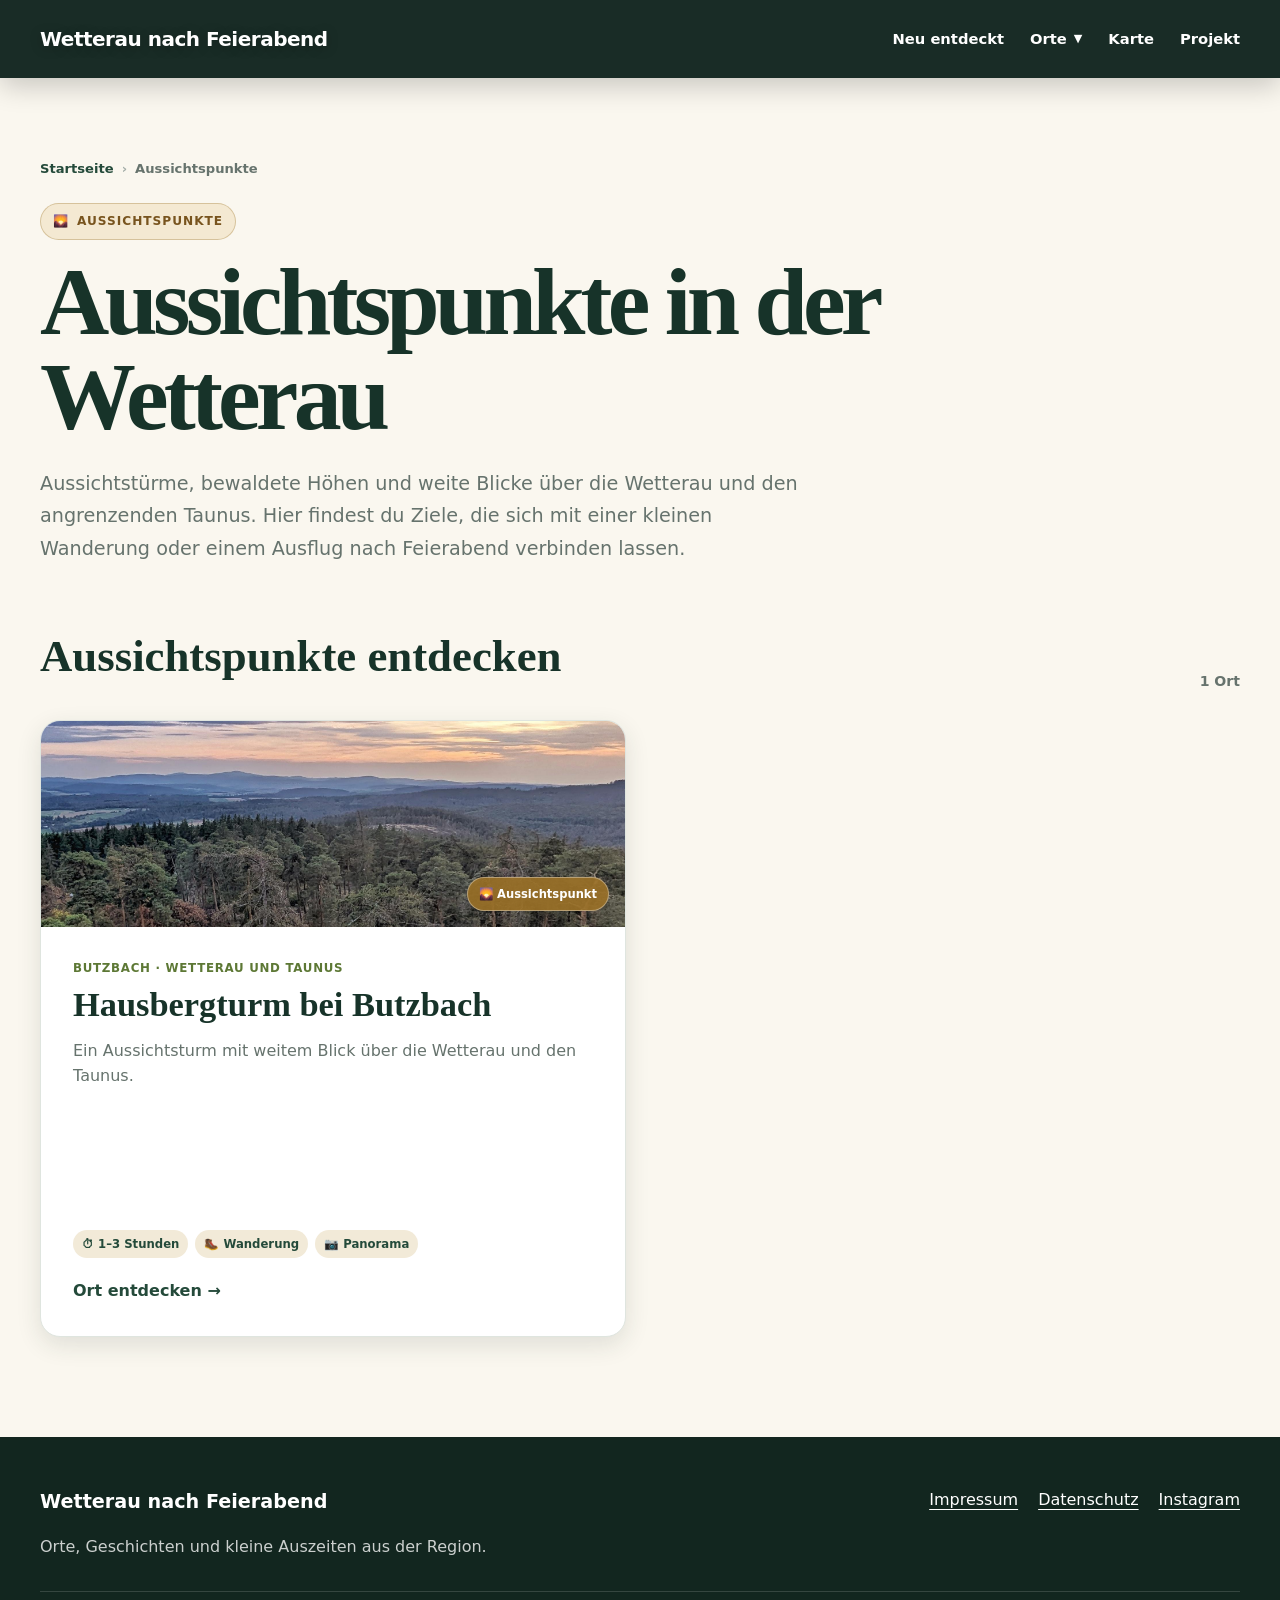
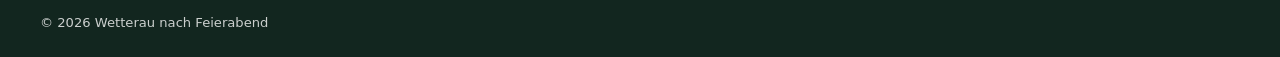
<file: aussichtspunkte/index.html>
<!DOCTYPE html>
<html lang="de">
<head>
    <meta charset="UTF-8">

    <meta
        name="viewport"
        content="width=device-width, initial-scale=1.0"
    >

    <title>
        Aussichtspunkte in der Wetterau | Wetterau nach Feierabend
    </title>

    <meta
        name="description"
        content="Aussichtspunkte und Aussichtstürme in der Wetterau:
        weite Blicke, kleine Wanderungen und Ziele für den Feierabend."
    >

    <meta name="robots" content="index, follow">
    <meta name="theme-color" content="#244a3a">

    <link
        rel="canonical"
        href="https://wetterau-nach-feierabend.info/aussichtspunkte/"
    >

    <meta
        property="og:title"
        content="Aussichtspunkte in der Wetterau"
    >

    <meta
        property="og:description"
        content="Aussichtstürme, weite Blicke und kleine Wanderungen
        in der Wetterau."
    >

    <meta property="og:type" content="website">

    <meta
        property="og:url"
        content="https://wetterau-nach-feierabend.info/aussichtspunkte/"
    >

    <meta
        property="og:image"
        content="https://wetterau-nach-feierabend.info/assets/images/locations/hausbergturm-butzbach.jpg"
    >

    <meta property="og:locale" content="de_DE">

    <link
    rel="icon"
    href="/favicon.png?v=6"
    type="image/png"
>

<link
    rel="stylesheet"
    href="/assets/css/style.css?v=20"
>

<link
    rel="stylesheet"
    href="/assets/css/navigation.css?v=6"
>

<link
    rel="stylesheet"
    href="/assets/css/location.css?v=7"
>

    <style>
        .category-page {
            min-height: 100vh;
            padding-top: var(--header-height);
            background: var(--sand-light);
        }

        .category-intro {
            width: min(100% - 32px, var(--content-width));
            margin: 0 auto;
            padding-top: 80px;
            padding-bottom: 55px;
        }

        .category-breadcrumb {
            display: flex;
            gap: 8px;
            margin: 0 0 24px;
            padding: 0;
            flex-wrap: wrap;
            color: var(--muted);
            font-size: 0.82rem;
            font-weight: 700;
            list-style: none;
        }

        .category-breadcrumb li {
            display: inline-flex;
            gap: 8px;
            align-items: center;
        }

        .category-breadcrumb li:not(:last-child)::after {
            color: #a3ada8;
            content: "›";
        }

        .category-breadcrumb a {
            color: var(--forest);
            text-decoration: none;
        }

        .category-label {
            display: inline-flex;
            gap: 8px;
            margin: 0 0 15px;
            padding: 8px 12px;
            align-items: center;
            color: #78541e;
            background: rgb(211 164 73 / 17%);
            border: 1px solid rgb(154 112 40 / 32%);
            border-radius: 999px;
            font-size: 0.76rem;
            font-weight: 800;
            letter-spacing: 0.08em;
            text-transform: uppercase;
        }

        .category-intro h1 {
            max-width: 900px;
            margin: 0;
            color: var(--forest-dark);
            font-family: Georgia, "Times New Roman", serif;
            font-size: clamp(2.8rem, 8vw, 6rem);
            letter-spacing: -0.05em;
            line-height: 0.98;
        }

        .category-description {
            max-width: 760px;
            margin: 24px 0 0;
            color: var(--muted);
            font-size: clamp(1rem, 2vw, 1.2rem);
            line-height: 1.7;
        }

        .category-overview {
            width: min(100% - 32px, var(--content-width));
            margin: 0 auto;
            padding-bottom: 100px;
        }

        .category-overview-header {
            display: flex;
            gap: 20px;
            margin-bottom: 28px;
            align-items: end;
            justify-content: space-between;
        }

        .category-overview-header h2 {
            margin: 0;
            color: var(--forest-dark);
            font-family: Georgia, "Times New Roman", serif;
            font-size: clamp(1.8rem, 4vw, 2.8rem);
        }

        .category-count {
            margin: 0;
            color: var(--muted);
            font-size: 0.88rem;
            font-weight: 700;
        }

        .category-grid {
            display: grid;
            grid-template-columns: repeat(2, minmax(0, 1fr));
            gap: 28px;
        }

        .category-card {
            display: flex;
            overflow: hidden;
            min-width: 0;
            flex-direction: column;
            color: inherit;
            background: var(--white);
            border: 1px solid var(--border);
            border-radius: var(--radius);
            box-shadow: var(--small-shadow);
            text-decoration: none;
            transition:
                transform 180ms ease,
                box-shadow 180ms ease;
        }

        .category-card:hover {
            box-shadow: var(--shadow);
            transform: translateY(-4px);
        }

        .category-card-image-wrapper {
            position: relative;
            overflow: hidden;
            aspect-ratio: 16 / 9;
        }

        .category-card-image {
            width: 100%;
            height: 100%;
            object-fit: cover;
        }

        .category-card-badge {
            position: absolute;
            right: 16px;
            bottom: 16px;
            padding: 7px 11px;
            color: var(--white);
            background: rgb(154 112 40 / 92%);
            border: 1px solid rgb(255 255 255 / 35%);
            border-radius: 999px;
            font-size: 0.72rem;
            font-weight: 800;
        }

        .category-card-content {
            display: flex;
            height: 100%;
            padding: clamp(22px, 4vw, 32px);
            flex-direction: column;
        }

        .category-card-meta {
            margin: 0 0 8px;
            color: var(--apple-dark);
            font-size: 0.74rem;
            font-weight: 800;
            letter-spacing: 0.06em;
            text-transform: uppercase;
        }

        .category-card h3 {
            margin: 0;
            color: var(--forest-dark);
            font-family: Georgia, "Times New Roman", serif;
            font-size: clamp(1.6rem, 3vw, 2.15rem);
            line-height: 1.1;
        }

        .category-card-description {
            margin: 14px 0 18px;
            color: var(--muted);
            line-height: 1.6;
        }

        .category-card-facts {
            display: flex;
            gap: 7px;
            margin: auto 0 0;
            padding: 0;
            flex-wrap: wrap;
            list-style: none;
        }

        .category-card-facts li {
            padding: 5px 9px;
            color: var(--forest);
            background: var(--sand);
            border-radius: 999px;
            font-size: 0.73rem;
            font-weight: 750;
        }

        .category-card-link {
            display: inline-flex;
            margin-top: 20px;
            color: var(--forest);
            font-weight: 800;
            text-underline-offset: 4px;
        }

        @media (max-width: 720px) {
            .category-intro {
                padding-top: 55px;
                padding-bottom: 45px;
            }

            .category-grid {
                grid-template-columns: 1fr;
            }

            .category-overview-header {
                align-items: flex-start;
                flex-direction: column;
                gap: 8px;
            }
        }
    </style>
    <link
    rel="stylesheet"
    href="/assets/css/navigation.css?v=2"
>
    
</head>

<body class="category-page has-solid-header">
    <a class="skip-link" href="#main-content">
        Zum Inhalt springen
    </a>

    <header
        id="siteHeader" class="site-header site-header-solid"
    >
        <nav
            class="site-navigation"
            aria-label="Hauptnavigation"
        >
            <a class="site-logo" href="/">
                Wetterau nach Feierabend
            </a>

            <button
                id="menuToggle"
                class="menu-toggle"
                type="button"
                aria-expanded="false"
                aria-controls="siteMenu"
                aria-label="Menü öffnen"
            >
                <span class="menu-toggle-line"></span>
                <span class="menu-toggle-line"></span>
                <span class="menu-toggle-line"></span>
            </button>

            <div id="siteMenu" class="site-menu">
                <a href="/#neu">Neu entdeckt</a>

                <div
                    id="placesDropdown"
                    class="site-dropdown"
                >
                    <button
                        id="placesDropdownToggle"
                        class="site-dropdown-toggle"
                        type="button"
                        aria-expanded="false"
                        aria-controls="placesDropdownPanel"
                    >
                        Orte

                        <span
                            class="site-dropdown-arrow"
                            aria-hidden="true"
                        >
                            ▼
                        </span>
                    </button>

                    <div
                        id="placesDropdownPanel"
                        class="site-dropdown-panel"
                    >
                        <a href="/#orte">
                            📍 Alle Orte
                        </a>

                        <div
                            class="site-dropdown-separator"
                            aria-hidden="true"
                        ></div>

                        <a href="/natur/">
                            🌳 Natur
                        </a>

                        <a href="/aussichtspunkte/">
                            🌄 Aussichtspunkte
                        </a>
                    </div>
                </div>

                <a href="/#karte">Karte</a>
                <a href="/#projekt">Projekt</a>
            </div>
        </nav>
    </header>

    <main id="main-content">
        <section class="category-intro">
            <nav aria-label="Brotkrümelnavigation">
                <ol class="category-breadcrumb">
                    <li>
                        <a href="/">Startseite</a>
                    </li>

                    <li aria-current="page">
                        Aussichtspunkte
                    </li>
                </ol>
            </nav>

            <p class="category-label">
                <span aria-hidden="true">🌄</span>
                Aussichtspunkte
            </p>

            <h1>
                Aussichtspunkte in der Wetterau
            </h1>

            <p class="category-description">
                Aussichtstürme, bewaldete Höhen und weite Blicke über
                die Wetterau und den angrenzenden Taunus. Hier findest
                du Ziele, die sich mit einer kleinen Wanderung oder
                einem Ausflug nach Feierabend verbinden lassen.
            </p>
        </section>

        <section
            class="category-overview"
            aria-labelledby="places-title"
        >
            <div class="category-overview-header">
                <h2 id="places-title">
                    Aussichtspunkte entdecken
                </h2>

                <p class="category-count">
                    1 Ort
                </p>
            </div>

            <div class="category-grid">
                <a
                    class="category-card"
                    href="./hausbergturm-butzbach/"
                >
                    <div class="category-card-image-wrapper">
                        <img
                            class="category-card-image"
                            src="../assets/images/locations/hausbergturm-butzbach.jpg"
                            alt="Aussicht vom Hausbergturm bei Butzbach"
                        >

                        <span class="category-card-badge">
                            🌄 Aussichtspunkt
                        </span>
                    </div>

                    <div class="category-card-content">
                        <p class="category-card-meta">
                            Butzbach · Wetterau und Taunus
                        </p>

                        <h3>
                            Hausbergturm bei Butzbach
                        </h3>

                        <p class="category-card-description">
                            Ein Aussichtsturm mit weitem Blick über die
                            Wetterau und den Taunus.
                        </p>

                        <ul class="category-card-facts">
                            <li>⏱ 1–3 Stunden</li>
                            <li>🥾 Wanderung</li>
                            <li>📷 Panorama</li>
                        </ul>

                        <span class="category-card-link">
                            Ort entdecken →
                        </span>
                    </div>
                </a>
            </div>
        </section>
    </main>

    <footer class="location-footer">
        <div class="location-footer-content">
            <div class="location-footer-brand">
                <strong>
                    Wetterau nach Feierabend
                </strong>

                <p>
                    Orte, Geschichten und kleine Auszeiten aus der
                    Region.
                </p>
            </div>

            <nav
                class="location-footer-links"
                aria-label="Rechtliche Informationen"
            >
                <a href="/impressum.html">Impressum</a>
                <a href="/datenschutz.html">Datenschutz</a>
                <a
                    href="https://www.instagram.com/wetterau_nach_feierabend/"
                    target="_blank"
                    rel="noopener noreferrer"
                >
                    Instagram
                </a>
            </nav>
        </div>

        <p class="location-copyright">
            © 2026 Wetterau nach Feierabend
        </p>
    </footer>

    <script src="/assets/js/navigation.js?v=6"></script>
</body>
</html>
</file>
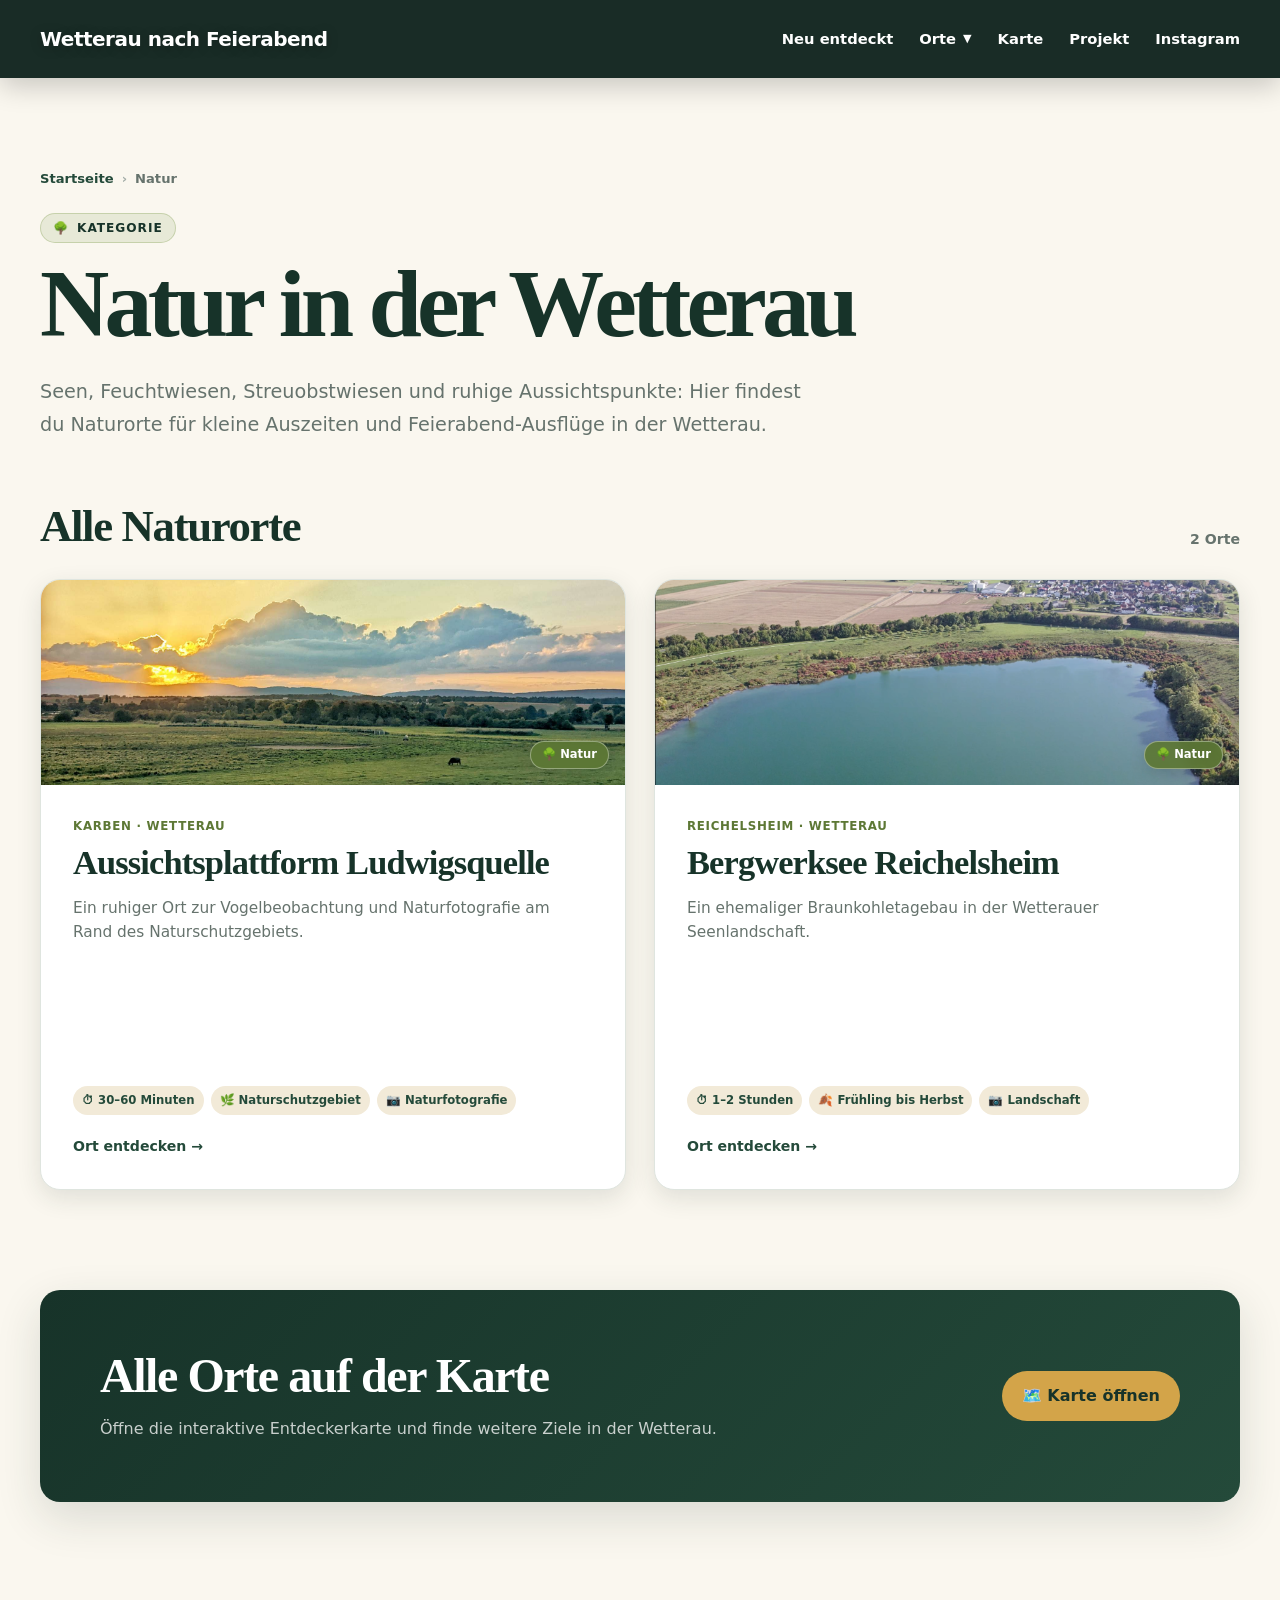
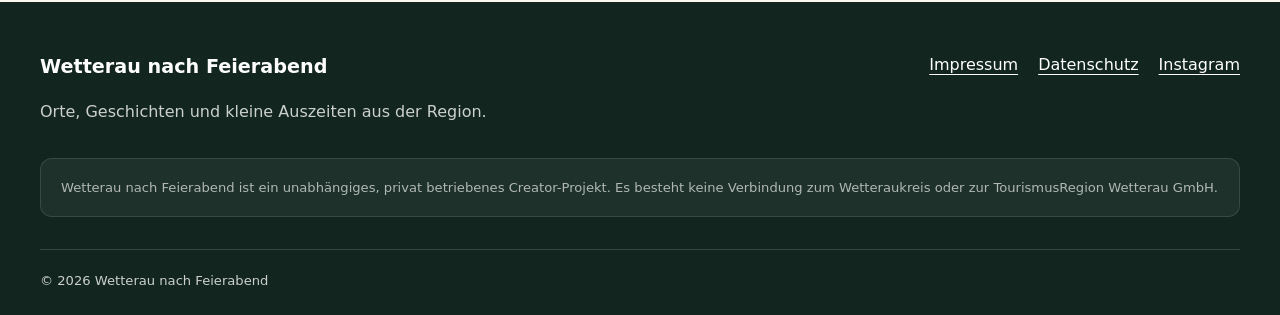
<file: natur/index.html>
<!DOCTYPE html>
<html lang="de">
<head>
    <meta charset="UTF-8">

    <meta
        name="viewport"
        content="width=device-width, initial-scale=1.0"
    >

    <title>
        Natur in der Wetterau | Wetterau nach Feierabend
    </title>

    <meta
        name="description"
        content="Naturorte in der Wetterau: Seen, Feuchtwiesen,
        Aussichtspunkte und ruhige Ziele für kleine Ausflüge nach
        Feierabend."
    >

    <meta name="robots" content="index, follow">
    <meta name="theme-color" content="#244a3a">

    <link
        rel="canonical"
        href="https://wetterau-nach-feierabend.info/natur/"
    >

    <meta
        property="og:title"
        content="Natur in der Wetterau"
    >

    <meta
        property="og:description"
        content="Seen, Feuchtwiesen, Aussichtspunkte und ruhige
        Naturorte für kleine Ausflüge nach Feierabend."
    >

    <meta property="og:type" content="website">

    <meta
        property="og:url"
        content="https://wetterau-nach-feierabend.info/natur/"
    >

    <meta
        property="og:image"
        content="https://wetterau-nach-feierabend.info/assets/images/hero.png"
    >

    <meta property="og:locale" content="de_DE">

    <link
    rel="icon"
    href="/favicon.png?v=6"
    type="image/png"
>


    <link
    rel="stylesheet"
    href="/assets/css/style.css?v=20"
>

<link
    rel="stylesheet"
    href="/assets/css/navigation.css?v=6"
>

<link
    rel="stylesheet"
    href="/assets/css/location.css?v=7"
>

    <style>
        
        .category-intro {
            width: min(100% - 32px, var(--content-width));
            margin: 0 auto;
            padding-top: 90px;
            padding-bottom: 60px;
        }

        .category-breadcrumb {
            display: flex;
            gap: 8px;
            margin: 0 0 24px;
            padding: 0;
            align-items: center;
            color: var(--muted);
            font-size: 0.82rem;
            font-weight: 700;
            list-style: none;
        }

        .category-breadcrumb li {
            display: inline-flex;
            gap: 8px;
            align-items: center;
        }

        .category-breadcrumb li:not(:last-child)::after {
            color: #a3ada8;
            content: "›";
        }

        .category-breadcrumb a {
            color: var(--forest);
            text-decoration: none;
        }

        .category-breadcrumb a:hover {
            text-decoration: underline;
            text-underline-offset: 4px;
        }

        .category-label {
            display: inline-flex;
            gap: 8px;
            margin: 0 0 14px;
            padding: 8px 12px;
            align-items: center;
            color: var(--forest-dark);
            background: rgb(120 152 70 / 14%);
            border: 1px solid rgb(120 152 70 / 30%);
            border-radius: 999px;
            font-size: 0.76rem;
            font-weight: 800;
            letter-spacing: 0.08em;
            line-height: 1;
            text-transform: uppercase;
        }

        .category-intro h1 {
            max-width: 850px;
            margin: 0;
            color: var(--forest-dark);
            font-family: Georgia, "Times New Roman", serif;
            font-size: clamp(2.8rem, 8vw, 6rem);
            letter-spacing: -0.05em;
            line-height: 0.98;
            text-wrap: balance;
        }

        .category-description {
            max-width: 780px;
            margin: 25px 0 0;
            color: var(--muted);
            font-size: clamp(1rem, 2vw, 1.2rem);
            line-height: 1.7;
        }

        .category-overview {
            width: min(100% - 32px, var(--content-width));
            margin: 0 auto;
            padding-bottom: 100px;
        }

        .category-overview-header {
            display: flex;
            gap: 24px;
            margin-bottom: 28px;
            align-items: end;
            justify-content: space-between;
        }

        .category-overview-header h2 {
            margin: 0;
            color: var(--forest-dark);
            font-family: Georgia, "Times New Roman", serif;
            font-size: clamp(1.8rem, 4vw, 2.8rem);
            letter-spacing: -0.03em;
            line-height: 1.1;
        }

        .category-count {
            margin: 0;
            color: var(--muted);
            font-size: 0.88rem;
            font-weight: 700;
        }

        .category-grid {
            display: grid;
            grid-template-columns: repeat(2, minmax(0, 1fr));
            gap: 28px;
        }

        .category-card {
            display: flex;
            overflow: hidden;
            min-width: 0;
            flex-direction: column;
            color: inherit;
            background: var(--white);
            border: 1px solid var(--border);
            border-radius: var(--radius);
            box-shadow: var(--small-shadow);
            text-decoration: none;
            transition:
                transform 180ms ease,
                box-shadow 180ms ease;
        }

        .category-card:hover {
            box-shadow: var(--shadow);
            transform: translateY(-4px);
        }

        .category-card-image-wrapper {
            position: relative;
            overflow: hidden;
            aspect-ratio: 16 / 9;
            background: var(--sand);
        }

        .category-card-image {
            width: 100%;
            height: 100%;
            object-fit: cover;
            transition: transform 350ms ease;
        }

        .category-card:hover .category-card-image {
            transform: scale(1.025);
        }

        .category-card-badge {
            position: absolute;
            right: 16px;
            bottom: 16px;
            padding: 7px 11px;
            color: var(--white);
            background: rgb(93 120 53 / 92%);
            border: 1px solid rgb(255 255 255 / 35%);
            border-radius: 999px;
            box-shadow: 0 5px 16px rgb(17 43 33 / 20%);
            font-size: 0.72rem;
            font-weight: 800;
            line-height: 1;
            -webkit-backdrop-filter: blur(6px);
            backdrop-filter: blur(6px);
        }

        .category-card-content {
            display: flex;
            height: 100%;
            padding: clamp(22px, 4vw, 32px);
            flex-direction: column;
        }

        .category-card-meta {
            margin: 0 0 8px;
            color: var(--apple-dark);
            font-size: 0.74rem;
            font-weight: 800;
            letter-spacing: 0.06em;
            text-transform: uppercase;
        }

        .category-card h3 {
            margin: 0;
            color: var(--forest-dark);
            font-family: Georgia, "Times New Roman", serif;
            font-size: clamp(1.6rem, 3vw, 2.15rem);
            letter-spacing: -0.025em;
            line-height: 1.1;
        }

        .category-card-description {
            margin: 14px 0 18px;
            color: var(--muted);
            font-size: 0.96rem;
            line-height: 1.6;
        }

        .category-card-facts {
            display: flex;
            gap: 7px;
            margin: auto 0 0;
            padding: 0;
            flex-wrap: wrap;
            list-style: none;
        }

        .category-card-facts li {
            padding: 5px 9px;
            color: var(--forest);
            background: var(--sand);
            border-radius: 999px;
            font-size: 0.73rem;
            font-weight: 750;
        }

        .category-card-link {
            display: inline-flex;
            margin-top: 20px;
            color: var(--forest);
            font-size: 0.88rem;
            font-weight: 800;
            text-underline-offset: 4px;
        }

        .category-map-cta {
            display: flex;
            gap: 28px;
            width: min(100% - 32px, var(--content-width));
            margin: 0 auto 100px;
            padding: clamp(28px, 6vw, 60px);
            align-items: center;
            justify-content: space-between;
            color: var(--white);
            background:
                linear-gradient(
                    135deg,
                    var(--forest-dark),
                    var(--forest)
                );
            border-radius: var(--radius);
            box-shadow: var(--shadow);
        }

        .category-map-cta h2 {
            margin: 0;
            font-family: Georgia, "Times New Roman", serif;
            font-size: clamp(1.8rem, 4vw, 3rem);
            letter-spacing: -0.03em;
            line-height: 1.1;
        }

        .category-map-cta p {
            max-width: 650px;
            margin: 13px 0 0;
            color: rgb(255 255 255 / 76%);
        }

        .category-map-link {
            display: inline-flex;
            min-height: 48px;
            padding: 12px 20px;
            flex: 0 0 auto;
            align-items: center;
            justify-content: center;
            color: var(--forest-dark);
            background: var(--grain);
            border-radius: 999px;
            font-weight: 800;
            text-decoration: none;
            transition: transform 180ms ease;
        }

        .category-map-link:hover {
            transform: translateY(-2px);
        }

        @media (max-width: 720px) {

            .category-intro {
                padding-top: 65px;
                padding-bottom: 45px;
            }

            .category-grid {
                grid-template-columns: 1fr;
            }

            .category-overview-header {
                align-items: flex-start;
                flex-direction: column;
                gap: 8px;
            }

            .category-map-cta {
                align-items: flex-start;
                flex-direction: column;
            }

            .category-map-link {
                width: 100%;
            }
        }
    </style>

    <script type="application/ld+json">
    {
        "@context": "https://schema.org",
        "@type": "CollectionPage",
        "name": "Natur in der Wetterau",
        "url": "https://wetterau-nach-feierabend.info/natur/",
        "description": "Naturorte und kleine Ausflugsziele in der Wetterau.",
        "isPartOf": {
            "@type": "WebSite",
            "name": "Wetterau nach Feierabend",
            "url": "https://wetterau-nach-feierabend.info/"
        },
        "mainEntity": {
            "@type": "ItemList",
            "numberOfItems": 2,
            "itemListElement": [
                {
                    "@type": "ListItem",
                    "position": 1,
                    "name": "Aussichtsplattform Ludwigsquelle",
                    "url": "https://wetterau-nach-feierabend.info/natur/aussichtsplattform-ludwigsquelle-karben/"
                },
                {
                    "@type": "ListItem",
                    "position": 2,
                    "name": "Bergwerksee Reichelsheim",
                    "url": "https://wetterau-nach-feierabend.info/natur/bergwerksee-reichelsheim/"
                }
            ]
        }
    }
    </script>

</head>

<body class="category-page has-solid-header">
    <a class="skip-link" href="#main-content">
        Zum Inhalt springen
    </a>

    <header
    id="siteHeader"
    class="site-header site-header-solid"
>
    <nav
        class="site-navigation"
        aria-label="Hauptnavigation"
    >
        <a class="site-logo" href="/">
            Wetterau nach Feierabend
        </a>

        <button
            id="menuToggle"
            class="menu-toggle"
            type="button"
            aria-expanded="false"
            aria-controls="siteMenu"
            aria-label="Menü öffnen"
        >
            <span class="menu-toggle-line"></span>
            <span class="menu-toggle-line"></span>
            <span class="menu-toggle-line"></span>
        </button>

        <div id="siteMenu" class="site-menu">
            <a href="/#neu">
                Neu entdeckt
            </a>

            <div
                id="placesDropdown"
                class="site-dropdown"
            >
                <button
                    id="placesDropdownToggle"
                    class="site-dropdown-toggle"
                    type="button"
                    aria-expanded="false"
                    aria-controls="placesDropdownPanel"
                >
                    Orte

                    <span
                        class="site-dropdown-arrow"
                        aria-hidden="true"
                    >
                        ▼
                    </span>
                </button>

                <div
                    id="placesDropdownPanel"
                    class="site-dropdown-panel"
                >
                    <a href="/#orte">
                        <span aria-hidden="true">📍</span>
                        Alle Orte
                    </a>

                    <div
                        class="site-dropdown-separator"
                        aria-hidden="true"
                    ></div>

                    <a href="/natur/">
                        <span aria-hidden="true">🌳</span>
                        Natur
                    </a>

                    <a href="/aussichtspunkte/">
                        <span aria-hidden="true">🌄</span>
                        Aussichtspunkte
                    </a>
                </div>
            </div>

            <a href="/#karte">
                Karte
            </a>

            <a href="/#projekt">
                Projekt
            </a>

            <a
                href="https://www.instagram.com/wetterau_nach_feierabend/"
                target="_blank"
                rel="noopener noreferrer"
            >
                Instagram
            </a>
        </div>
    </nav>
</header>

    <main id="main-content">
        <section class="category-intro">
            <nav aria-label="Brotkrümelnavigation">
                <ol class="category-breadcrumb">
                    <li>
                        <a href="../">Startseite</a>
                    </li>

                    <li aria-current="page">
                        Natur
                    </li>
                </ol>
            </nav>

            <p class="category-label">
                <span aria-hidden="true">🌳</span>
                Kategorie
            </p>

            <h1>
                Natur in der Wetterau
            </h1>

            <p class="category-description">
                Seen, Feuchtwiesen, Streuobstwiesen und ruhige
                Aussichtspunkte: Hier findest du Naturorte für kleine
                Auszeiten und Feierabend-Ausflüge in der Wetterau.
            </p>
        </section>

        <section
            class="category-overview"
            aria-labelledby="nature-places-title"
        >
            <div class="category-overview-header">
                <h2 id="nature-places-title">
                    Alle Naturorte
                </h2>

                <p class="category-count">
                    2 Orte
                </p>
            </div>

            <div class="category-grid">
                <a
                    class="category-card"
                    href="./aussichtsplattform-ludwigsquelle-karben/"
                >
                    <div class="category-card-image-wrapper">
                        <img
                            class="category-card-image"
                            src="../assets/images/locations/beobachtungsturm_ludwigsquelle_karben.jpg"
                            alt="Aussichtsplattform am Naturschutzgebiet Ludwigsquelle bei Karben"
                            loading="lazy"
                        >

                        <span class="category-card-badge">
                            🌳 Natur
                        </span>
                    </div>

                    <div class="category-card-content">
                        <p class="category-card-meta">
                            Karben · Wetterau
                        </p>

                        <h3>
                            Aussichtsplattform Ludwigsquelle
                        </h3>

                        <p class="category-card-description">
                            Ein ruhiger Ort zur Vogelbeobachtung und
                            Naturfotografie am Rand des
                            Naturschutzgebiets.
                        </p>

                        <ul class="category-card-facts">
                            <li>⏱ 30–60 Minuten</li>
                            <li>🌿 Naturschutzgebiet</li>
                            <li>📷 Naturfotografie</li>
                        </ul>

                        <span class="category-card-link">
                            Ort entdecken →
                        </span>
                    </div>
                </a>

                <a
                    class="category-card"
                    href="./bergwerksee-reichelsheim/"
                >
                    <div class="category-card-image-wrapper">
                        <img
                            class="category-card-image"
                            src="../assets/images/locations/bergwerksee-reichelsheim.png"
                            alt="Blick über den Bergwerksee bei Reichelsheim"
                            loading="lazy"
                        >

                        <span class="category-card-badge">
                            🌳 Natur
                        </span>
                    </div>

                    <div class="category-card-content">
                        <p class="category-card-meta">
                            Reichelsheim · Wetterau
                        </p>

                        <h3>
                            Bergwerksee Reichelsheim
                        </h3>

                        <p class="category-card-description">
                            Ein ehemaliger Braunkohletagebau in der
                            Wetterauer Seenlandschaft.
                        </p>

                        <ul class="category-card-facts">
                            <li>⏱ 1–2 Stunden</li>
                            <li>🍂 Frühling bis Herbst</li>
                            <li>📷 Landschaft</li>
                        </ul>

                        <span class="category-card-link">
                            Ort entdecken →
                        </span>
                    </div>
                </a>
            </div>
        </section>

        <section class="category-map-cta">
            <div>
                <h2>
                    Alle Orte auf der Karte
                </h2>

                <p>
                    Öffne die interaktive Entdeckerkarte und finde
                    weitere Ziele in der Wetterau.
                </p>
            </div>

            <a
                class="category-map-link"
                href="../#karte"
            >
                🗺️ Karte öffnen
            </a>
        </section>
    </main>

    <footer class="location-footer">
        <div class="location-footer-content">
            <div class="location-footer-brand">
                <strong>
                    Wetterau nach Feierabend
                </strong>

                <p>
                    Orte, Geschichten und kleine Auszeiten aus der
                    Region.
                </p>
            </div>

            <nav
                class="location-footer-links"
                aria-label="Rechtliche Informationen"
            >
                <a href="../impressum.html">
                    Impressum
                </a>

                <a href="../datenschutz.html">
                    Datenschutz
                </a>

                <a
                    href="https://www.instagram.com/wetterau_nach_feierabend/"
                    target="_blank"
                    rel="noopener noreferrer"
                >
                    Instagram
                </a>
            </nav>
        </div>

        <div class="location-footer-notice">
            <p>
                Wetterau nach Feierabend ist ein unabhängiges, privat
                betriebenes Creator-Projekt. Es besteht keine Verbindung
                zum Wetteraukreis oder zur TourismusRegion Wetterau GmbH.
            </p>
        </div>

        <p class="location-copyright">
            © 2026 Wetterau nach Feierabend
        </p>
    </footer>
    <script src="/assets/js/navigation.js?v=6"></script>
</body>
</html>
</file>
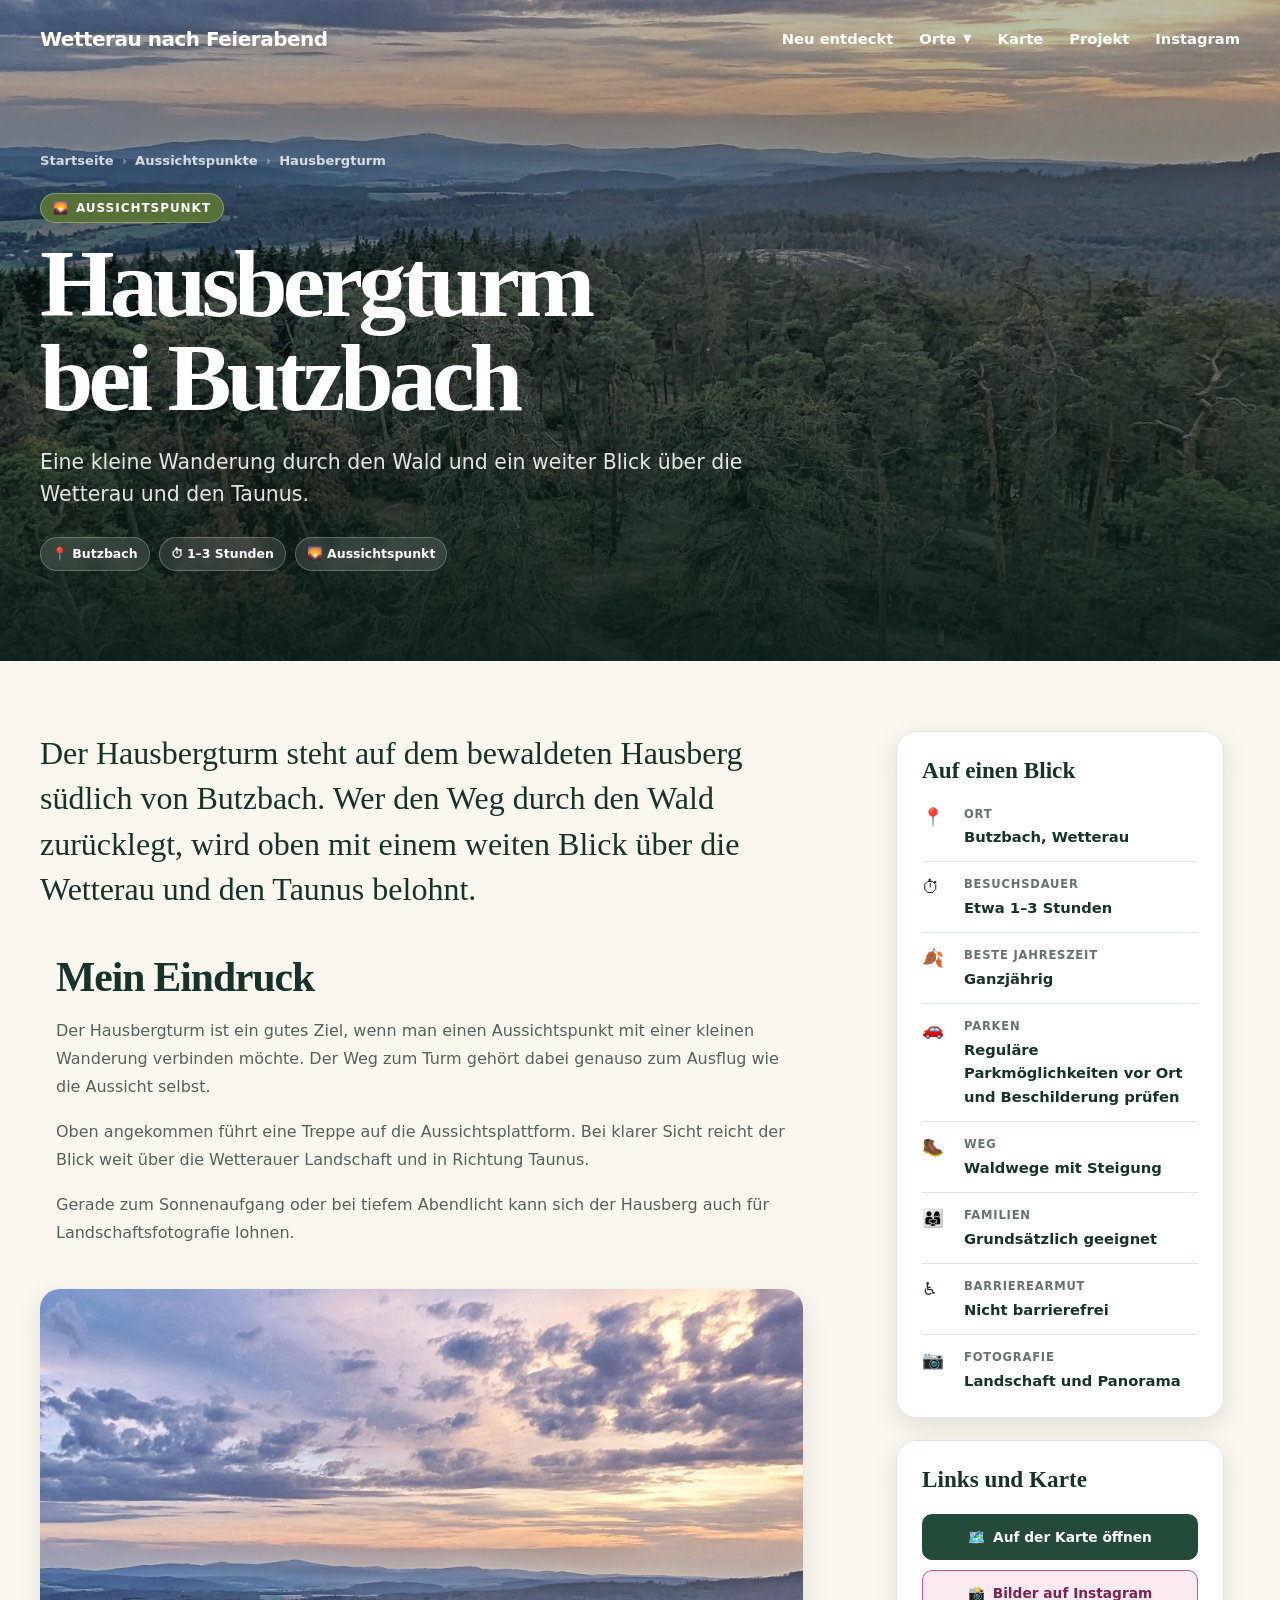
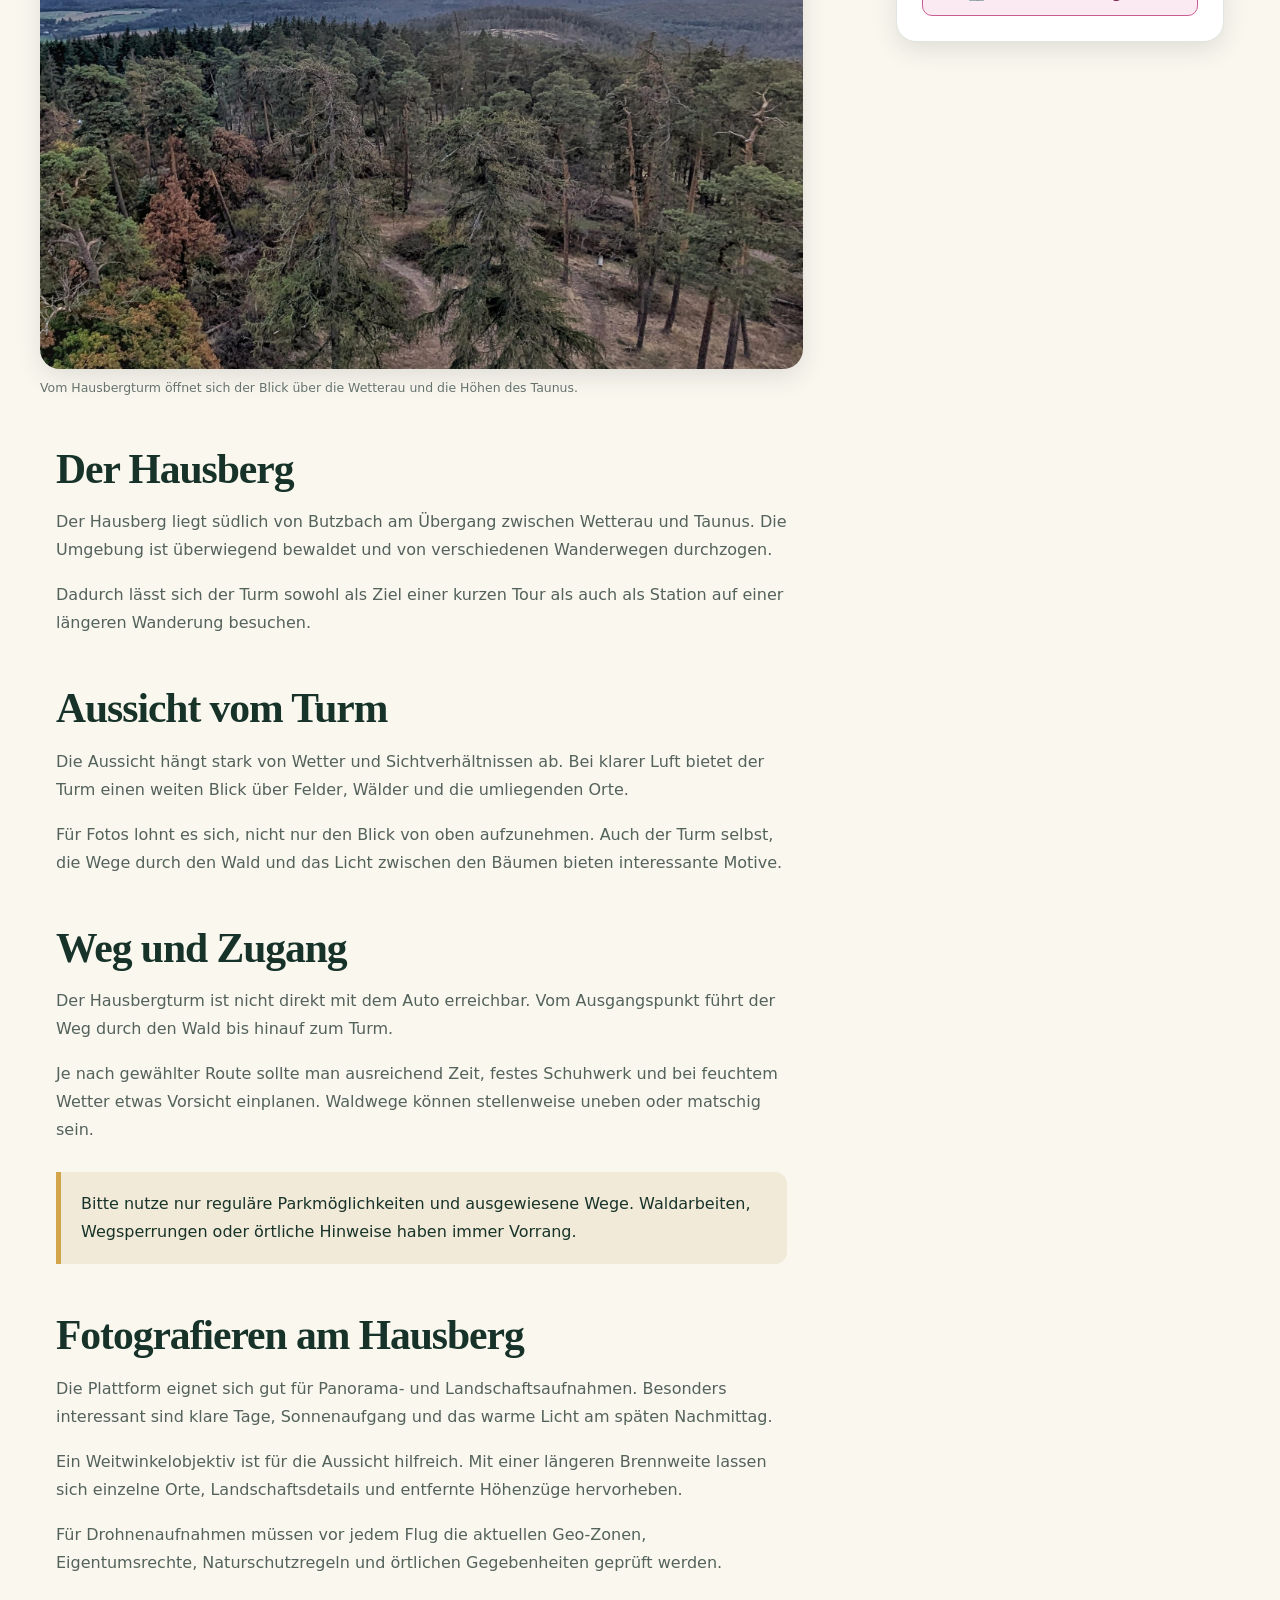
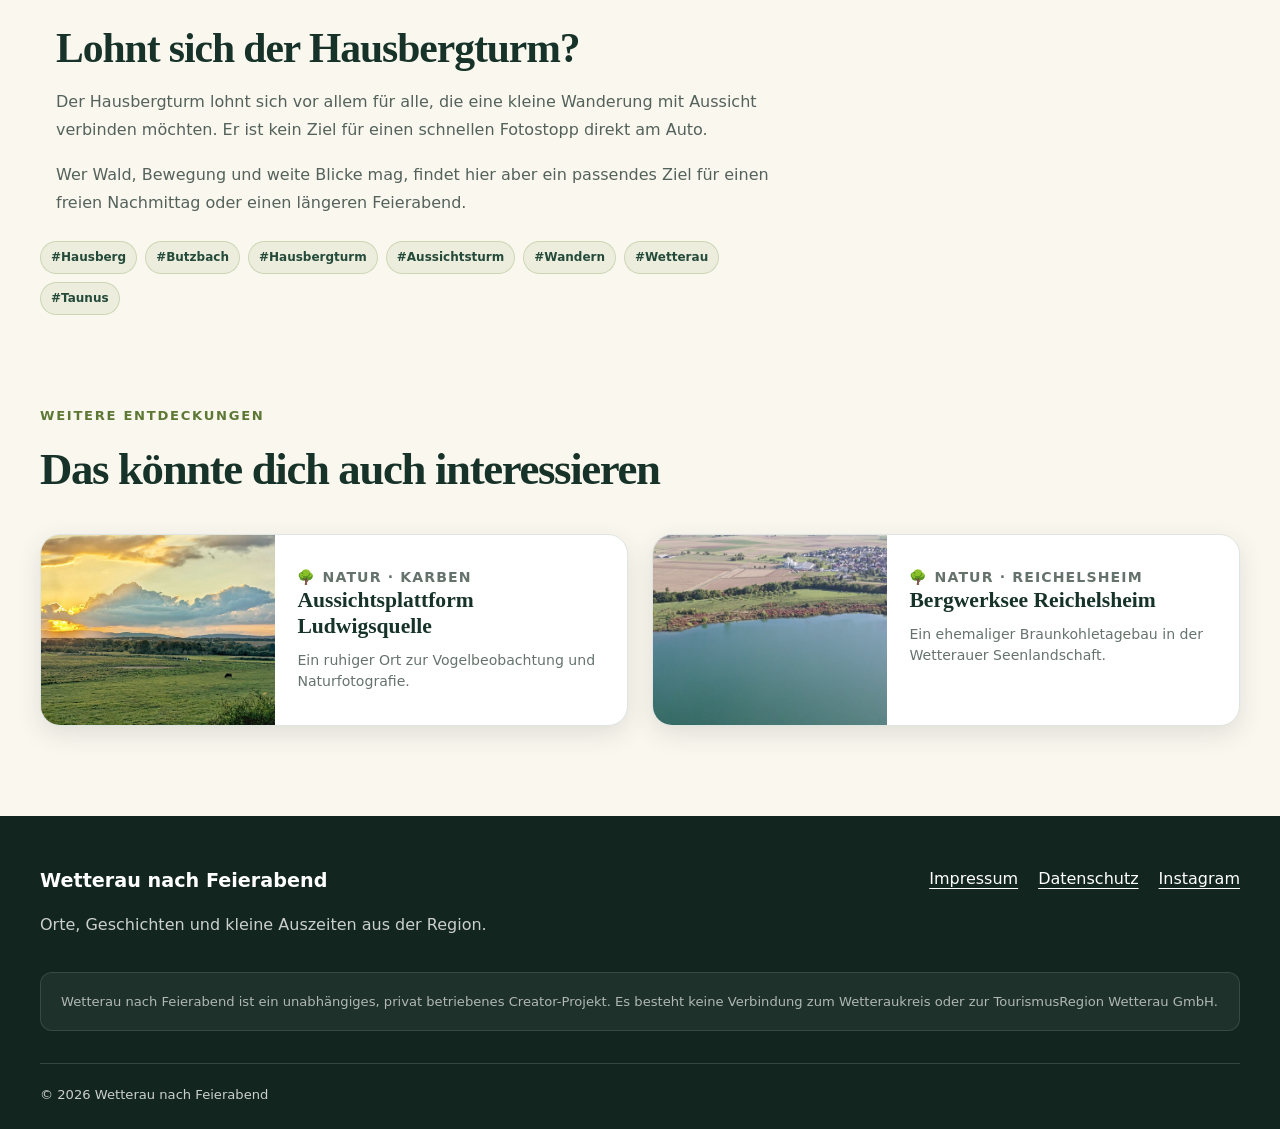
<file: aussichtspunkte/hausbergturm-butzbach/index.html>
<!DOCTYPE html>
<html lang="de">
<head>
    <meta charset="UTF-8">

    <meta
        name="viewport"
        content="width=device-width, initial-scale=1.0"
    >

    <title>
        Hausbergturm bei Butzbach | Wetterau nach Feierabend
    </title>

    <meta
        name="description"
        content="Der Hausbergturm bei Butzbach: Aussicht über die
        Wetterau und den Taunus, persönliche Eindrücke, Bilder und
        praktische Hinweise für den Besuch."
    >

    <meta name="robots" content="index, follow">
    <meta name="theme-color" content="#244a3a">

    <link
        rel="canonical"
        href="https://wetterau-nach-feierabend.info/aussichtspunkte/hausbergturm-butzbach/"
    >

    <meta
        property="og:title"
        content="Hausbergturm bei Butzbach"
    >

    <meta
        property="og:description"
        content="Ein Aussichtsturm mit weitem Blick über die Wetterau
        und den Taunus."
    >

    <meta property="og:type" content="article">

    <meta
        property="og:url"
        content="https://wetterau-nach-feierabend.info/aussichtspunkte/hausbergturm-butzbach/"
    >

    <meta
        property="og:image"
        content="https://wetterau-nach-feierabend.info/assets/images/locations/hausbergturm-butzbach.jpg"
    >

    <meta
        property="og:image:alt"
        content="Aussicht vom Hausbergturm bei Butzbach über die Wetterau"
    >

    <meta property="og:locale" content="de_DE">

    <link
    rel="icon"
    href="/favicon.png?v=6"
    type="image/png"
>

<link
    rel="stylesheet"
    href="/assets/css/style.css?v=20"
>

<link
    rel="stylesheet"
    href="/assets/css/navigation.css?v=6"
>

<link
    rel="stylesheet"
    href="/assets/css/location.css?v=7"
>

    <script type="application/ld+json">
    {
        "@context": "https://schema.org",
        "@type": "TouristAttraction",
        "name": "Hausbergturm bei Butzbach",
        "description": "Ein Aussichtsturm mit weitem Blick über die Wetterau und den Taunus.",
        "url": "https://wetterau-nach-feierabend.info/aussichtspunkte/hausbergturm-butzbach/",
        "image": "https://wetterau-nach-feierabend.info/assets/images/locations/hausbergturm-butzbach.jpg",
        "address": {
            "@type": "PostalAddress",
            "addressLocality": "Butzbach",
            "addressRegion": "Hessen",
            "addressCountry": "DE"
        },
        "geo": {
            "@type": "GeoCoordinates",
            "latitude": 50.41258995880704,
            "longitude": 8.614656543757333
        },
        "isPartOf": {
            "@type": "WebSite",
            "name": "Wetterau nach Feierabend",
            "url": "https://wetterau-nach-feierabend.info/"
        }
    }
    </script>
  
</head>

<body class="location-page">
    <a class="skip-link" href="#main-content">
        Zum Inhalt springen
    </a>

    <header
    id="siteHeader"
    class="site-header site-header-overlay"
>
    <nav
        class="site-navigation"
        aria-label="Hauptnavigation"
    >
        <a class="site-logo" href="/">
            Wetterau nach Feierabend
        </a>

        <button
            id="menuToggle"
            class="menu-toggle"
            type="button"
            aria-expanded="false"
            aria-controls="siteMenu"
            aria-label="Menü öffnen"
        >
            <span class="menu-toggle-line"></span>
            <span class="menu-toggle-line"></span>
            <span class="menu-toggle-line"></span>
        </button>

        <div id="siteMenu" class="site-menu">
            <a href="/#neu">
                Neu entdeckt
            </a>

            <div
                id="placesDropdown"
                class="site-dropdown"
            >
                <button
                    id="placesDropdownToggle"
                    class="site-dropdown-toggle"
                    type="button"
                    aria-expanded="false"
                    aria-controls="placesDropdownPanel"
                >
                    Orte

                    <span
                        class="site-dropdown-arrow"
                        aria-hidden="true"
                    >
                        ▼
                    </span>
                </button>

                <div
                    id="placesDropdownPanel"
                    class="site-dropdown-panel"
                >
                    <a href="/#orte">
                        <span aria-hidden="true">📍</span>
                        Alle Orte
                    </a>

                    <div
                        class="site-dropdown-separator"
                        aria-hidden="true"
                    ></div>

                    <a href="/natur/">
                        <span aria-hidden="true">🌳</span>
                        Natur
                    </a>

                    <a href="/aussichtspunkte/">
                        <span aria-hidden="true">🌄</span>
                        Aussichtspunkte
                    </a>
                </div>
            </div>

            <a href="/#karte">
                Karte
            </a>

            <a href="/#projekt">
                Projekt
            </a>

            <a
                href="https://www.instagram.com/wetterau_nach_feierabend/"
                target="_blank"
                rel="noopener noreferrer"
            >
                Instagram
            </a>
        </div>
    </nav>
</header>

    <section
        class="location-hero"
        aria-labelledby="location-title"
    >
        <img
            class="location-hero-image"
            src="../../assets/images/locations/hausbergturm-butzbach.jpg"
            alt="Aussicht vom Hausbergturm bei Butzbach über die Wetterau"
        >

        <div
            class="location-hero-shade"
            aria-hidden="true"
        ></div>

        <div class="location-hero-content">
            <nav aria-label="Brotkrümelnavigation">
                <ol class="location-breadcrumb">
                    <li>
                        <a href="../../">Startseite</a>
                    </li>

                    <li>
                        <a href="../../#orte">
                            Aussichtspunkte
                        </a>
                    </li>

                    <li aria-current="page">
                        Hausbergturm
                    </li>
                </ol>
            </nav>

            <p class="location-category">
                <span aria-hidden="true">🌄</span>
                Aussichtspunkt
            </p>

            <h1 id="location-title">
                Hausbergturm bei Butzbach
            </h1>

            <p class="location-subtitle">
                Eine kleine Wanderung durch den Wald und ein weiter
                Blick über die Wetterau und den Taunus.
            </p>

            <div class="location-hero-meta">
                <span>📍 Butzbach</span>
                <span>⏱ 1–3 Stunden</span>
                <span>🌄 Aussichtspunkt</span>
            </div>
        </div>
    </section>

    <main id="main-content" class="location-main">
        <div class="location-layout">
            <article class="location-article">
                <p class="location-lead">
                    Der Hausbergturm steht auf dem bewaldeten Hausberg
                    südlich von Butzbach. Wer den Weg durch den Wald
                    zurücklegt, wird oben mit einem weiten Blick über
                    die Wetterau und den Taunus belohnt.
                </p>

                <section
                    class="location-content-section"
                    aria-labelledby="eindruck-title"
                >
                    <h2 id="eindruck-title">
                        Mein Eindruck
                    </h2>

                    <p>
                        Der Hausbergturm ist ein gutes Ziel, wenn man
                        einen Aussichtspunkt mit einer kleinen Wanderung
                        verbinden möchte. Der Weg zum Turm gehört dabei
                        genauso zum Ausflug wie die Aussicht selbst.
                    </p>

                    <p>
                        Oben angekommen führt eine Treppe auf die
                        Aussichtsplattform. Bei klarer Sicht reicht der
                        Blick weit über die Wetterauer Landschaft und
                        in Richtung Taunus.
                    </p>

                    <p>
                        Gerade zum Sonnenaufgang oder bei tiefem
                        Abendlicht kann sich der Hausberg auch für
                        Landschaftsfotografie lohnen.
                    </p>
                </section>

                <figure class="location-figure">
                    <img
                        src="../../assets/images/locations/hausbergturm-butzbach.jpg"
                        alt="Hausbergturm bei Butzbach mit Blick über die umliegende Landschaft"
                        loading="lazy"
                    >

                    <figcaption>
                        Vom Hausbergturm öffnet sich der Blick über die
                        Wetterau und die Höhen des Taunus.
                    </figcaption>
                </figure>

                <section
                    class="location-content-section"
                    aria-labelledby="hausberg-title"
                >
                    <h2 id="hausberg-title">
                        Der Hausberg
                    </h2>

                    <p>
                        Der Hausberg liegt südlich von Butzbach am
                        Übergang zwischen Wetterau und Taunus. Die
                        Umgebung ist überwiegend bewaldet und von
                        verschiedenen Wanderwegen durchzogen.
                    </p>

                    <p>
                        Dadurch lässt sich der Turm sowohl als Ziel
                        einer kurzen Tour als auch als Station auf einer
                        längeren Wanderung besuchen.
                    </p>
                </section>

                <section
                    class="location-content-section"
                    aria-labelledby="aussicht-title"
                >
                    <h2 id="aussicht-title">
                        Aussicht vom Turm
                    </h2>

                    <p>
                        Die Aussicht hängt stark von Wetter und
                        Sichtverhältnissen ab. Bei klarer Luft bietet
                        der Turm einen weiten Blick über Felder, Wälder
                        und die umliegenden Orte.
                    </p>

                    <p>
                        Für Fotos lohnt es sich, nicht nur den Blick von
                        oben aufzunehmen. Auch der Turm selbst, die Wege
                        durch den Wald und das Licht zwischen den Bäumen
                        bieten interessante Motive.
                    </p>
                </section>

                <section
                    class="location-content-section"
                    aria-labelledby="weg-title"
                >
                    <h2 id="weg-title">
                        Weg und Zugang
                    </h2>

                    <p>
                        Der Hausbergturm ist nicht direkt mit dem Auto
                        erreichbar. Vom Ausgangspunkt führt der Weg durch
                        den Wald bis hinauf zum Turm.
                    </p>

                    <p>
                        Je nach gewählter Route sollte man ausreichend
                        Zeit, festes Schuhwerk und bei feuchtem Wetter
                        etwas Vorsicht einplanen. Waldwege können
                        stellenweise uneben oder matschig sein.
                    </p>

                    <div class="location-notice">
                        <p>
                            Bitte nutze nur reguläre Parkmöglichkeiten
                            und ausgewiesene Wege. Waldarbeiten,
                            Wegsperrungen oder örtliche Hinweise haben
                            immer Vorrang.
                        </p>
                    </div>
                </section>

                <section
                    class="location-content-section"
                    aria-labelledby="fotografie-title"
                >
                    <h2 id="fotografie-title">
                        Fotografieren am Hausberg
                    </h2>

                    <p>
                        Die Plattform eignet sich gut für Panorama- und
                        Landschaftsaufnahmen. Besonders interessant sind
                        klare Tage, Sonnenaufgang und das warme Licht am
                        späten Nachmittag.
                    </p>

                    <p>
                        Ein Weitwinkelobjektiv ist für die Aussicht
                        hilfreich. Mit einer längeren Brennweite lassen
                        sich einzelne Orte, Landschaftsdetails und
                        entfernte Höhenzüge hervorheben.
                    </p>

                    <p>
                        Für Drohnenaufnahmen müssen vor jedem Flug die
                        aktuellen Geo-Zonen, Eigentumsrechte,
                        Naturschutzregeln und örtlichen Gegebenheiten
                        geprüft werden.
                    </p>
                </section>

                <section
                    class="location-content-section"
                    aria-labelledby="fazit-title"
                >
                    <h2 id="fazit-title">
                        Lohnt sich der Hausbergturm?
                    </h2>

                    <p>
                        Der Hausbergturm lohnt sich vor allem für alle,
                        die eine kleine Wanderung mit Aussicht verbinden
                        möchten. Er ist kein Ziel für einen schnellen
                        Fotostopp direkt am Auto.
                    </p>

                    <p>
                        Wer Wald, Bewegung und weite Blicke mag, findet
                        hier aber ein passendes Ziel für einen freien
                        Nachmittag oder einen längeren Feierabend.
                    </p>
                </section>

                <ul
                    class="location-tags"
                    aria-label="Schlagwörter"
                >
                    <li>#Hausberg</li>
                    <li>#Butzbach</li>
                    <li>#Hausbergturm</li>
                    <li>#Aussichtsturm</li>
                    <li>#Wandern</li>
                    <li>#Wetterau</li>
                    <li>#Taunus</li>
                </ul>
            </article>

            <aside
                class="location-sidebar"
                aria-label="Besuchsinformationen"
            >
                <section class="location-facts-card">
                    <h2>Auf einen Blick</h2>

                    <dl class="location-facts">
                        <div class="location-fact">
                            <span
                                class="location-fact-icon"
                                aria-hidden="true"
                            >
                                📍
                            </span>

                            <div>
                                <dt>Ort</dt>
                                <dd>Butzbach, Wetterau</dd>
                            </div>
                        </div>

                        <div class="location-fact">
                            <span
                                class="location-fact-icon"
                                aria-hidden="true"
                            >
                                ⏱
                            </span>

                            <div>
                                <dt>Besuchsdauer</dt>
                                <dd>Etwa 1–3 Stunden</dd>
                            </div>
                        </div>

                        <div class="location-fact">
                            <span
                                class="location-fact-icon"
                                aria-hidden="true"
                            >
                                🍂
                            </span>

                            <div>
                                <dt>Beste Jahreszeit</dt>
                                <dd>Ganzjährig</dd>
                            </div>
                        </div>

                        <div class="location-fact">
                            <span
                                class="location-fact-icon"
                                aria-hidden="true"
                            >
                                🚗
                            </span>

                            <div>
                                <dt>Parken</dt>
                                <dd>
                                    Reguläre Parkmöglichkeiten vor Ort
                                    und Beschilderung prüfen
                                </dd>
                            </div>
                        </div>

                        <div class="location-fact">
                            <span
                                class="location-fact-icon"
                                aria-hidden="true"
                            >
                                🥾
                            </span>

                            <div>
                                <dt>Weg</dt>
                                <dd>
                                    Waldwege mit Steigung
                                </dd>
                            </div>
                        </div>

                        <div class="location-fact">
                            <span
                                class="location-fact-icon"
                                aria-hidden="true"
                            >
                                👨‍👩‍👧
                            </span>

                            <div>
                                <dt>Familien</dt>
                                <dd>
                                    Grundsätzlich geeignet
                                </dd>
                            </div>
                        </div>

                        <div class="location-fact">
                            <span
                                class="location-fact-icon"
                                aria-hidden="true"
                            >
                                ♿
                            </span>

                            <div>
                                <dt>Barrierearmut</dt>
                                <dd>
                                    Nicht barrierefrei
                                </dd>
                            </div>
                        </div>

                        <div class="location-fact">
                            <span
                                class="location-fact-icon"
                                aria-hidden="true"
                            >
                                📷
                            </span>

                            <div>
                                <dt>Fotografie</dt>
                                <dd>
                                    Landschaft und Panorama
                                </dd>
                            </div>
                        </div>
                    </dl>
                </section>

                <section class="location-links-card">
                    <h2>Links und Karte</h2>

                    <div class="location-action-list">
                        <a
                            class="location-action location-action-map"
                            href="../../?ort=hausbergturm-butzbach#karte"
                        >
                            <span aria-hidden="true">🗺️</span>
                            Auf der Karte öffnen
                        </a>

                        <a
                            class="location-action location-action-instagram"
                            href="https://www.instagram.com/wetterau_nach_feierabend/p/DeNKVuRjLKU/"
                            target="_blank"
                            rel="noopener noreferrer"
                        >
                            <span aria-hidden="true">📸</span>
                            Bilder auf Instagram
                        </a>
                    </div>
                </section>
            </aside>
        </div>
    </main>

    <section
        class="related-section"
        aria-labelledby="related-title"
    >
        <div class="related-heading">
            <p class="section-label">
                Weitere Entdeckungen
            </p>

            <h2 id="related-title">
                Das könnte dich auch interessieren
            </h2>
        </div>

        <div class="related-grid">
            <a
                class="related-card"
                href="../../natur/aussichtsplattform-ludwigsquelle-karben/"
            >
                <img
                    src="../../assets/images/locations/beobachtungsturm_ludwigsquelle_karben.jpg"
                    alt="Aussichtsplattform an der Ludwigsquelle bei Karben"
                    loading="lazy"
                >

                <div class="related-card-content">
                    <p class="related-card-category">
                        🌳 Natur · Karben
                    </p>

                    <h3>
                        Aussichtsplattform Ludwigsquelle
                    </h3>

                    <p>
                        Ein ruhiger Ort zur Vogelbeobachtung und
                        Naturfotografie.
                    </p>
                </div>
            </a>

            <a
                class="related-card"
                href="../../natur/bergwerksee-reichelsheim/"
            >
                <img
                    src="../../assets/images/locations/bergwerksee-reichelsheim.png"
                    alt="Blick über den Bergwerksee bei Reichelsheim"
                    loading="lazy"
                >

                <div class="related-card-content">
                    <p class="related-card-category">
                        🌳 Natur · Reichelsheim
                    </p>

                    <h3>
                        Bergwerksee Reichelsheim
                    </h3>

                    <p>
                        Ein ehemaliger Braunkohletagebau in der
                        Wetterauer Seenlandschaft.
                    </p>
                </div>
            </a>
        </div>
    </section>

    <footer class="location-footer">
        <div class="location-footer-content">
            <div class="location-footer-brand">
                <strong>
                    Wetterau nach Feierabend
                </strong>

                <p>
                    Orte, Geschichten und kleine Auszeiten aus der
                    Region.
                </p>
            </div>

            <nav
                class="location-footer-links"
                aria-label="Rechtliche Informationen"
            >
                <a href="../../impressum.html">
                    Impressum
                </a>

                <a href="../../datenschutz.html">
                    Datenschutz
                </a>

                <a
                    href="https://www.instagram.com/wetterau_nach_feierabend/"
                    target="_blank"
                    rel="noopener noreferrer"
                >
                    Instagram
                </a>
            </nav>
        </div>

        <div class="location-footer-notice">
            <p>
                Wetterau nach Feierabend ist ein unabhängiges, privat
                betriebenes Creator-Projekt. Es besteht keine
                Verbindung zum Wetteraukreis oder zur
                TourismusRegion Wetterau GmbH.
            </p>
        </div>

        <p class="location-copyright">
            © 2026 Wetterau nach Feierabend
        </p>
    </footer>
    <script src="/assets/js/navigation.js?v=6"></script>
</body>
</html>
</file>
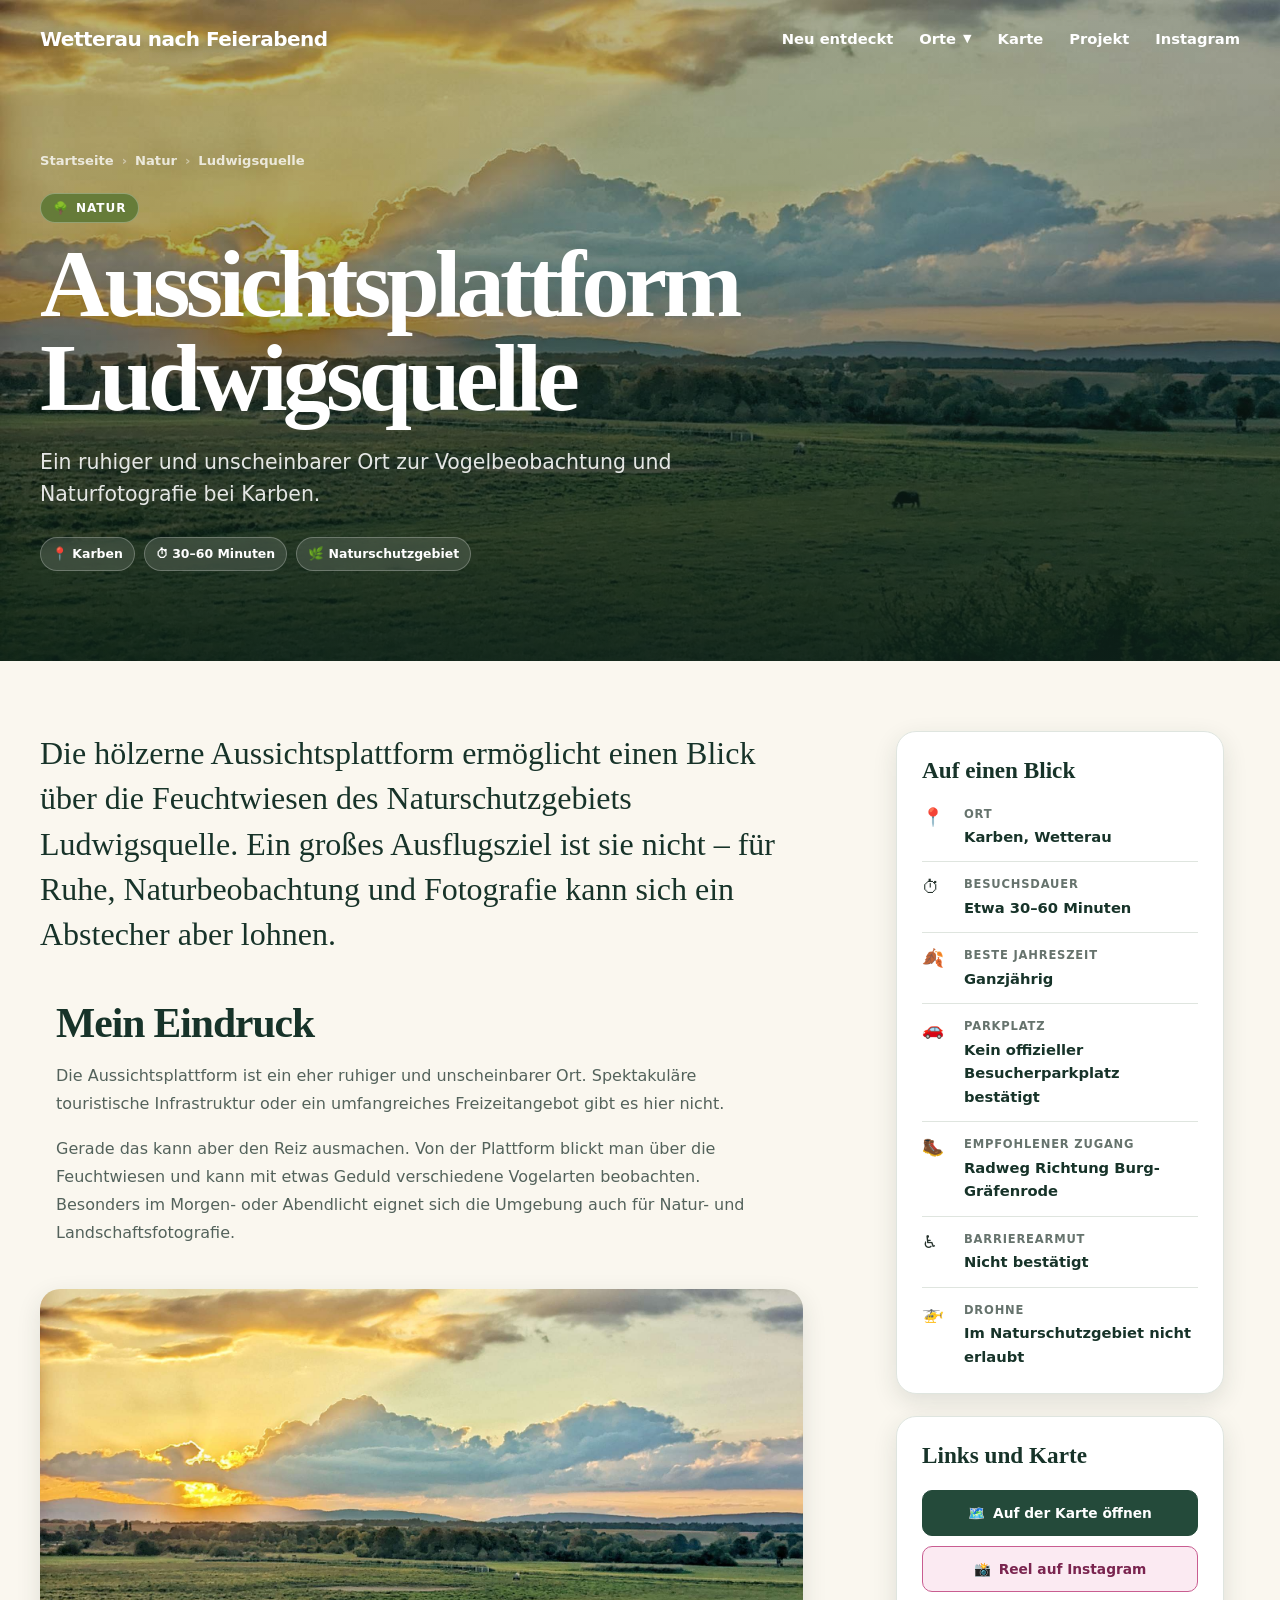
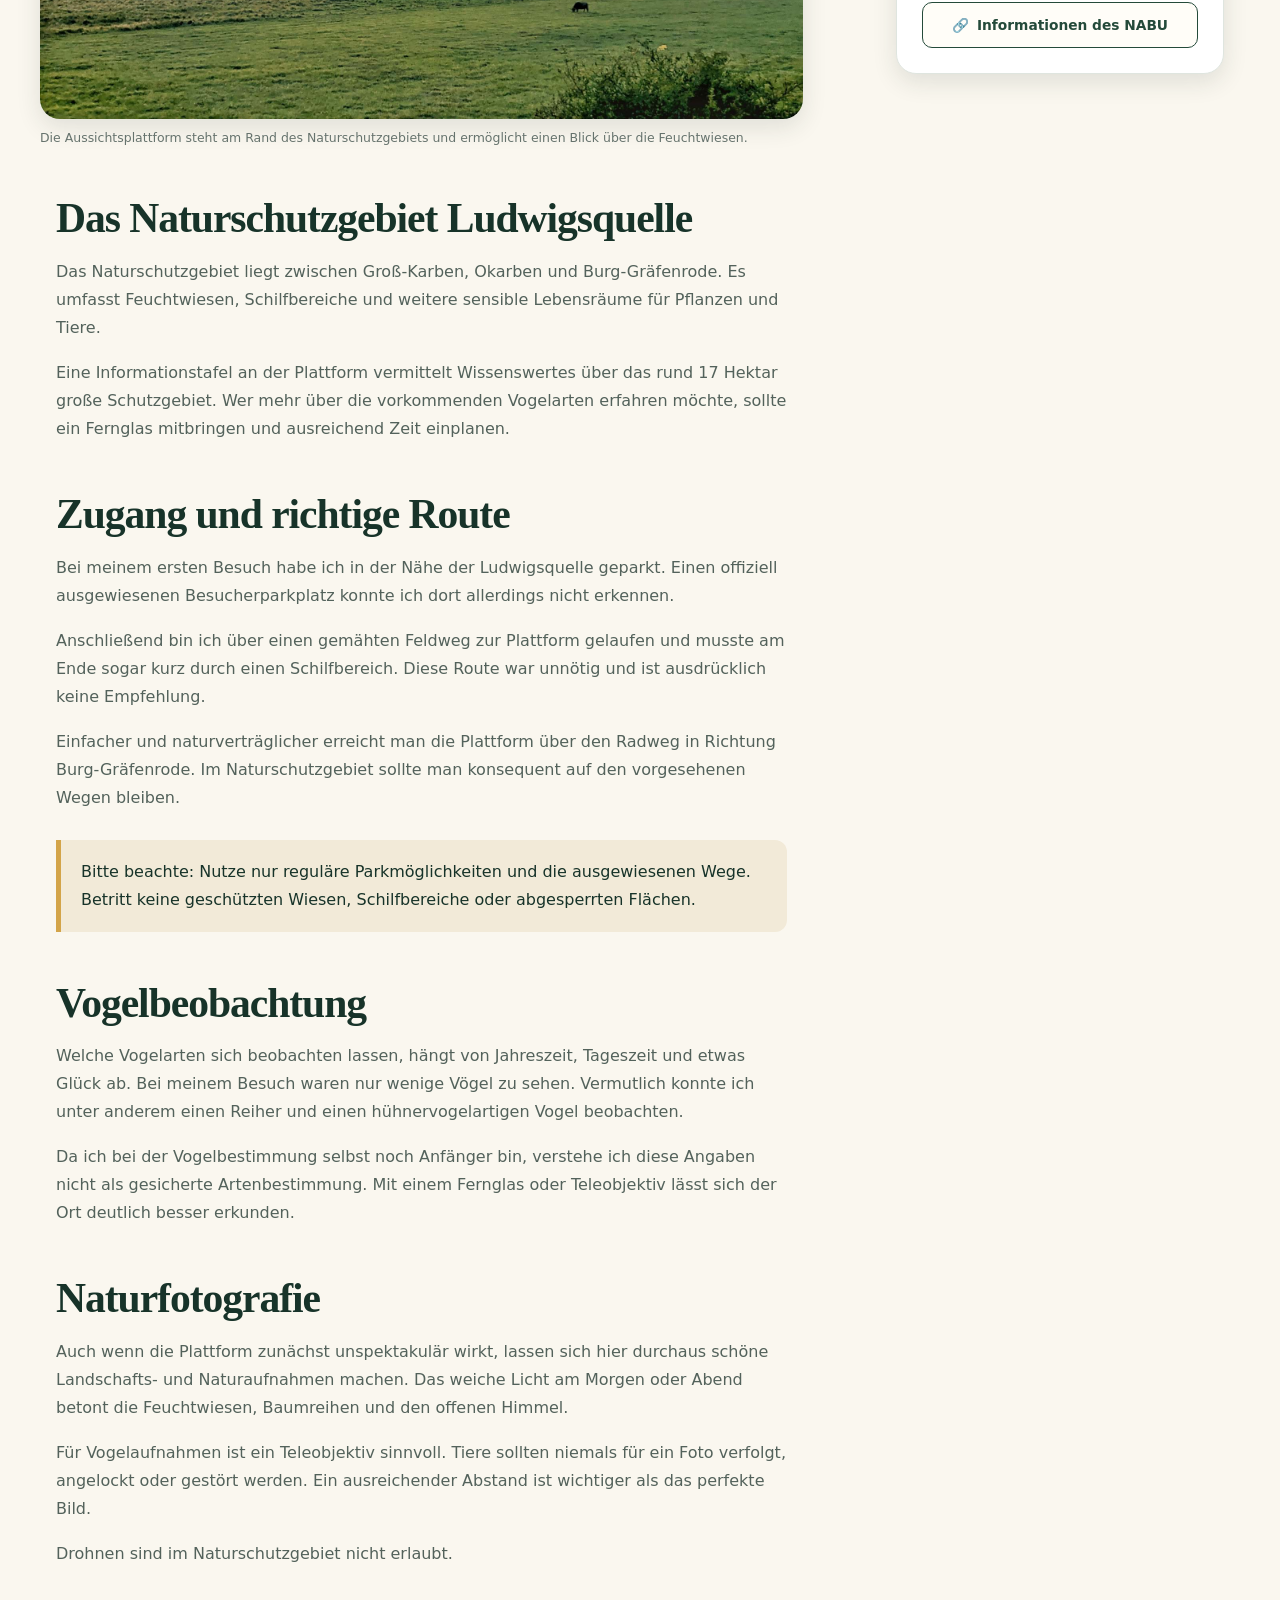
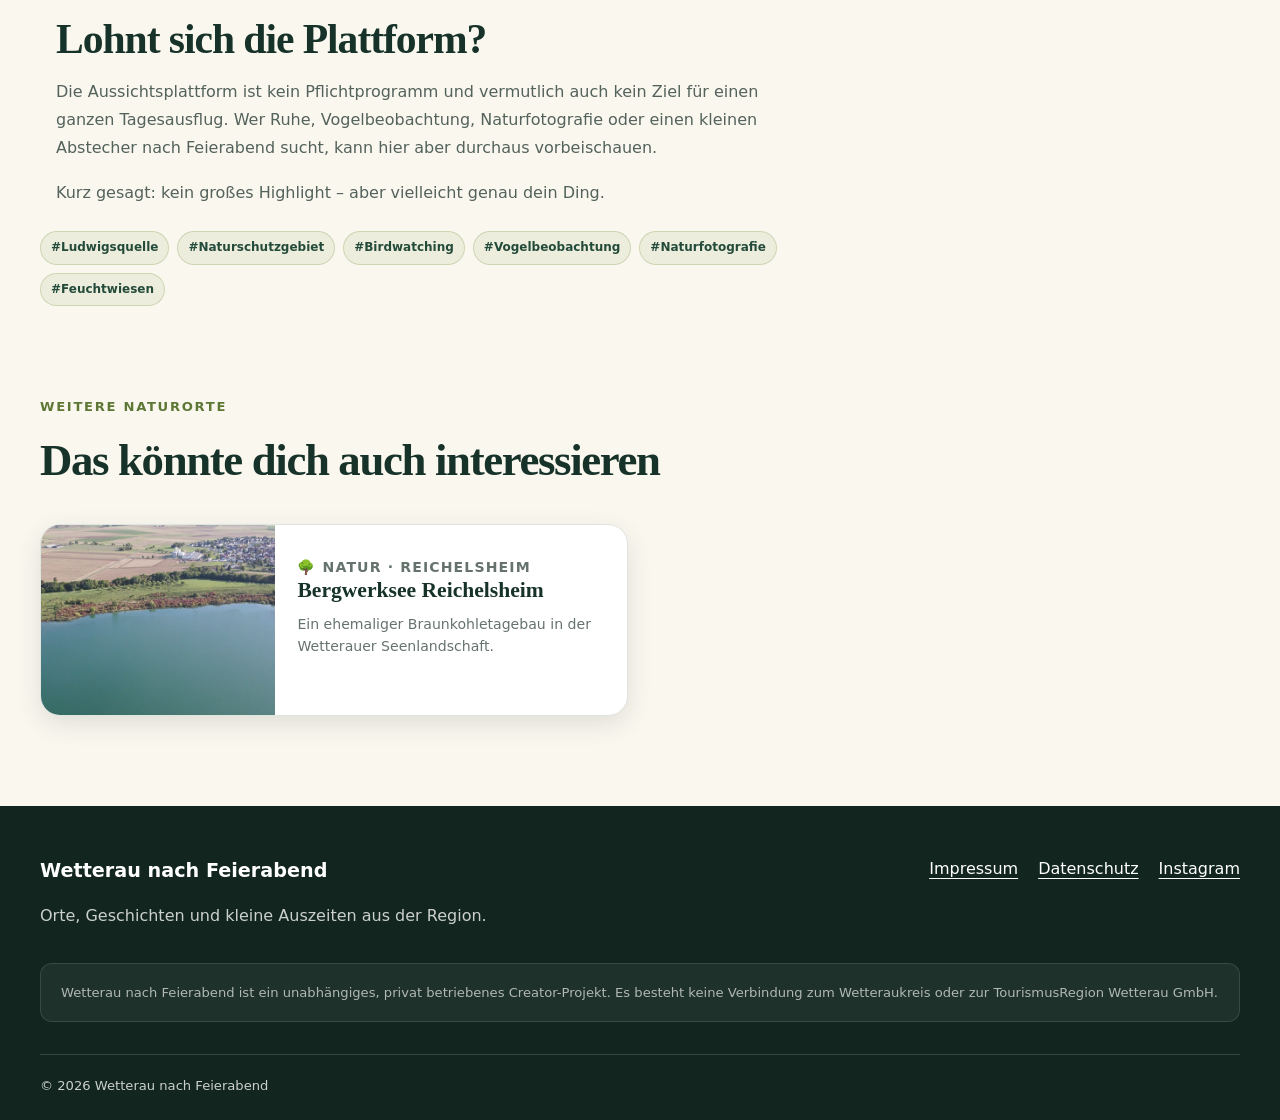
<file: natur/aussichtsplattform-ludwigsquelle-karben/index.html>
<!DOCTYPE html>
<html lang="de">
<head>
    <meta charset="UTF-8">

    <meta
        name="viewport"
        content="width=device-width, initial-scale=1.0"
    >

    <title>Ludwigsquelle Karben: Aussichtsplattform | Wetterau nach Feierabend</title>
    
    <meta
        name="description"
        content="Die Aussichtsplattform am Naturschutzgebiet
        Ludwigsquelle bei Karben: persönliche Eindrücke,
        Naturfotografie, Vogelbeobachtung und Hinweise zum Zugang."
    >

    <meta name="robots" content="index, follow">
    <meta name="theme-color" content="#244a3a">

    <link
        rel="canonical"
        href="https://wetterau-nach-feierabend.info/natur/aussichtsplattform-ludwigsquelle-karben/"
    >

    <meta
        property="og:title"
        content="Aussichtsplattform Ludwigsquelle bei Karben"
    >

    <meta
        property="og:description"
        content="Ein ruhiger Ort zur Vogelbeobachtung und
        Naturfotografie am Naturschutzgebiet Ludwigsquelle."
    >

    <meta property="og:type" content="article">

    <meta
        property="og:url"
        content="https://wetterau-nach-feierabend.info/natur/aussichtsplattform-ludwigsquelle-karben/"
    >

    <meta
        property="og:image"
        content="https://wetterau-nach-feierabend.info/assets/images/locations/beobachtungsturm_ludwigsquelle_karben.jpg"
    >

    <meta
        property="og:image:alt"
        content="Hölzerne Aussichtsplattform am Naturschutzgebiet
        Ludwigsquelle bei Karben"
    >

    <meta property="og:locale" content="de_DE">

    <link
    rel="icon"
    href="/favicon.png?v=6"
    type="image/png"
>

<link
    rel="stylesheet"
    href="/assets/css/style.css?v=20"
>

<link
    rel="stylesheet"
    href="/assets/css/navigation.css?v=6"
>

<link
    rel="stylesheet"
    href="/assets/css/location.css?v=7"
>

    <script type="application/ld+json">
    {
        "@context": "https://schema.org",
        "@type": "Place",
        "name": "Aussichtsplattform NSG Ludwigsquelle",
        "description": "Eine Aussichtsplattform zur Natur- und Vogelbeobachtung am Naturschutzgebiet Ludwigsquelle bei Karben.",
        "url": "https://wetterau-nach-feierabend.info/natur/aussichtsplattform-ludwigsquelle-karben/",
        "image": "https://wetterau-nach-feierabend.info/assets/images/locations/beobachtungsturm_ludwigsquelle_karben.jpg",
        "address": {
            "@type": "PostalAddress",
            "addressLocality": "Karben",
            "addressRegion": "Hessen",
            "addressCountry": "DE"
        },
        "geo": {
            "@type": "GeoCoordinates",
            "latitude": 50.251804934336064,
            "longitude": 8.779569358130692
        },
        "isPartOf": {
            "@type": "WebSite",
            "name": "Wetterau nach Feierabend",
            "url": "https://wetterau-nach-feierabend.info/"
        }
    }
    </script>
    
</head>

<body class="location-page">
    <a class="skip-link" href="#main-content">
        Zum Inhalt springen
    </a>

    <header
    id="siteHeader"
    class="site-header site-header-overlay"
>
    <nav
        class="site-navigation"
        aria-label="Hauptnavigation"
    >
        <a class="site-logo" href="/">
            Wetterau nach Feierabend
        </a>

        <button
            id="menuToggle"
            class="menu-toggle"
            type="button"
            aria-expanded="false"
            aria-controls="siteMenu"
            aria-label="Menü öffnen"
        >
            <span class="menu-toggle-line"></span>
            <span class="menu-toggle-line"></span>
            <span class="menu-toggle-line"></span>
        </button>

        <div id="siteMenu" class="site-menu">
            <a href="/#neu">
                Neu entdeckt
            </a>

            <div
                id="placesDropdown"
                class="site-dropdown"
            >
                <button
                    id="placesDropdownToggle"
                    class="site-dropdown-toggle"
                    type="button"
                    aria-expanded="false"
                    aria-controls="placesDropdownPanel"
                >
                    Orte

                    <span
                        class="site-dropdown-arrow"
                        aria-hidden="true"
                    >
                        ▼
                    </span>
                </button>

                <div
                    id="placesDropdownPanel"
                    class="site-dropdown-panel"
                >
                    <a href="/#orte">
                        <span aria-hidden="true">📍</span>
                        Alle Orte
                    </a>

                    <div
                        class="site-dropdown-separator"
                        aria-hidden="true"
                    ></div>

                    <a href="/natur/">
                        <span aria-hidden="true">🌳</span>
                        Natur
                    </a>

                    <a href="/aussichtspunkte/">
                        <span aria-hidden="true">🌄</span>
                        Aussichtspunkte
                    </a>
                </div>
            </div>

            <a href="/#karte">
                Karte
            </a>

            <a href="/#projekt">
                Projekt
            </a>

            <a
                href="https://www.instagram.com/wetterau_nach_feierabend/"
                target="_blank"
                rel="noopener noreferrer"
            >
                Instagram
            </a>
        </div>
    </nav>
</header>

    <section
        class="location-hero"
        aria-labelledby="location-title"
    >
        <img
            class="location-hero-image"
            src="../../assets/images/locations/beobachtungsturm_ludwigsquelle_karben.jpg"
            alt="Hölzerne Aussichtsplattform am Naturschutzgebiet Ludwigsquelle bei Karben"
        >

        <div
            class="location-hero-shade"
            aria-hidden="true"
        ></div>

        <div class="location-hero-content">
            <nav aria-label="Brotkrümelnavigation">
                <ol class="location-breadcrumb">
                    <li>
                        <a href="../../">Startseite</a>
                    </li>

                    <li>
                        <a href="../">Natur</a>
                    </li>

                    <li aria-current="page">
                        Ludwigsquelle
                    </li>
                </ol>
            </nav>

            <p class="location-category">
                <span aria-hidden="true">🌳</span>
                Natur
            </p>

            <h1 id="location-title">
                Aussichtsplattform Ludwigsquelle
            </h1>

            <p class="location-subtitle">
                Ein ruhiger und unscheinbarer Ort zur
                Vogelbeobachtung und Naturfotografie bei Karben.
            </p>

            <div class="location-hero-meta">
                <span>📍 Karben</span>
                <span>⏱ 30–60 Minuten</span>
                <span>🌿 Naturschutzgebiet</span>
            </div>
        </div>
    </section>

    <main id="main-content" class="location-main">
        <div class="location-layout">
            <article class="location-article">
                <p class="location-lead">
                    Die hölzerne Aussichtsplattform ermöglicht einen
                    Blick über die Feuchtwiesen des Naturschutzgebiets
                    Ludwigsquelle. Ein großes Ausflugsziel ist sie
                    nicht – für Ruhe, Naturbeobachtung und Fotografie
                    kann sich ein Abstecher aber lohnen.
                </p>

                <section
                    class="location-content-section"
                    aria-labelledby="eindruck-title"
                >
                    <h2 id="eindruck-title">
                        Mein Eindruck
                    </h2>

                    <p>
                        Die Aussichtsplattform ist ein eher ruhiger und
                        unscheinbarer Ort. Spektakuläre touristische
                        Infrastruktur oder ein umfangreiches
                        Freizeitangebot gibt es hier nicht.
                    </p>

                    <p>
                        Gerade das kann aber den Reiz ausmachen. Von der
                        Plattform blickt man über die Feuchtwiesen und
                        kann mit etwas Geduld verschiedene Vogelarten
                        beobachten. Besonders im Morgen- oder Abendlicht
                        eignet sich die Umgebung auch für Natur- und
                        Landschaftsfotografie.
                    </p>
                </section>

                <figure class="location-figure">
                    <img
                        src="../../assets/images/locations/beobachtungsturm_ludwigsquelle_karben.jpg"
                        alt="Aussichtsplattform an der Ludwigsquelle mit Blick in das Naturschutzgebiet"
                        loading="lazy"
                    >

                    <figcaption>
                        Die Aussichtsplattform steht am Rand des
                        Naturschutzgebiets und ermöglicht einen Blick
                        über die Feuchtwiesen.
                    </figcaption>
                </figure>

                <section
                    class="location-content-section"
                    aria-labelledby="schutzgebiet-title"
                >
                    <h2 id="schutzgebiet-title">
                        Das Naturschutzgebiet Ludwigsquelle
                    </h2>

                    <p>
                        Das Naturschutzgebiet liegt zwischen
                        Groß-Karben, Okarben und Burg-Gräfenrode. Es
                        umfasst Feuchtwiesen, Schilfbereiche und weitere
                        sensible Lebensräume für Pflanzen und Tiere.
                    </p>

                    <p>
                        Eine Informationstafel an der Plattform
                        vermittelt Wissenswertes über das rund
                        17 Hektar große Schutzgebiet. Wer mehr über die
                        vorkommenden Vogelarten erfahren möchte, sollte
                        ein Fernglas mitbringen und ausreichend Zeit
                        einplanen.
                    </p>
                </section>

                <section
                    class="location-content-section"
                    aria-labelledby="zugang-title"
                >
                    <h2 id="zugang-title">
                        Zugang und richtige Route
                    </h2>

                    <p>
                        Bei meinem ersten Besuch habe ich in der Nähe
                        der Ludwigsquelle geparkt. Einen offiziell
                        ausgewiesenen Besucherparkplatz konnte ich dort
                        allerdings nicht erkennen.
                    </p>

                    <p>
                        Anschließend bin ich über einen gemähten Feldweg
                        zur Plattform gelaufen und musste am Ende sogar
                        kurz durch einen Schilfbereich. Diese Route war
                        unnötig und ist ausdrücklich keine Empfehlung.
                    </p>

                    <p>
                        Einfacher und naturverträglicher erreicht man
                        die Plattform über den Radweg in Richtung
                        Burg-Gräfenrode. Im Naturschutzgebiet sollte man
                        konsequent auf den vorgesehenen Wegen bleiben.
                    </p>

                    <div class="location-notice">
                        <p>
                            Bitte beachte: Nutze nur reguläre
                            Parkmöglichkeiten und die ausgewiesenen
                            Wege. Betritt keine geschützten Wiesen,
                            Schilfbereiche oder abgesperrten Flächen.
                        </p>
                    </div>
                </section>

                <section
                    class="location-content-section"
                    aria-labelledby="beobachtung-title"
                >
                    <h2 id="beobachtung-title">
                        Vogelbeobachtung
                    </h2>

                    <p>
                        Welche Vogelarten sich beobachten lassen, hängt
                        von Jahreszeit, Tageszeit und etwas Glück ab.
                        Bei meinem Besuch waren nur wenige Vögel zu
                        sehen. Vermutlich konnte ich unter anderem einen
                        Reiher und einen hühnervogelartigen Vogel
                        beobachten.
                    </p>

                    <p>
                        Da ich bei der Vogelbestimmung selbst noch
                        Anfänger bin, verstehe ich diese Angaben nicht
                        als gesicherte Artenbestimmung. Mit einem
                        Fernglas oder Teleobjektiv lässt sich der Ort
                        deutlich besser erkunden.
                    </p>
                </section>

                <section
                    class="location-content-section"
                    aria-labelledby="fotografie-title"
                >
                    <h2 id="fotografie-title">
                        Naturfotografie
                    </h2>

                    <p>
                        Auch wenn die Plattform zunächst unspektakulär
                        wirkt, lassen sich hier durchaus schöne
                        Landschafts- und Naturaufnahmen machen. Das
                        weiche Licht am Morgen oder Abend betont die
                        Feuchtwiesen, Baumreihen und den offenen Himmel.
                    </p>

                    <p>
                        Für Vogelaufnahmen ist ein Teleobjektiv sinnvoll.
                        Tiere sollten niemals für ein Foto verfolgt,
                        angelockt oder gestört werden. Ein ausreichender
                        Abstand ist wichtiger als das perfekte Bild.
                    </p>

                    <p>
                        Drohnen sind im Naturschutzgebiet nicht erlaubt.
                    </p>
                </section>

                <section
                    class="location-content-section"
                    aria-labelledby="fazit-title"
                >
                    <h2 id="fazit-title">
                        Lohnt sich die Plattform?
                    </h2>

                    <p>
                        Die Aussichtsplattform ist kein Pflichtprogramm
                        und vermutlich auch kein Ziel für einen ganzen
                        Tagesausflug. Wer Ruhe, Vogelbeobachtung,
                        Naturfotografie oder einen kleinen Abstecher
                        nach Feierabend sucht, kann hier aber durchaus
                        vorbeischauen.
                    </p>

                    <p>
                        Kurz gesagt: kein großes Highlight – aber
                        vielleicht genau dein Ding.
                    </p>
                </section>

                <ul
                    class="location-tags"
                    aria-label="Schlagwörter"
                >
                    <li>#Ludwigsquelle</li>
                    <li>#Naturschutzgebiet</li>
                    <li>#Birdwatching</li>
                    <li>#Vogelbeobachtung</li>
                    <li>#Naturfotografie</li>
                    <li>#Feuchtwiesen</li>
                </ul>
            </article>

            <aside
                class="location-sidebar"
                aria-label="Besuchsinformationen"
            >
                <section class="location-facts-card">
                    <h2>Auf einen Blick</h2>

                    <dl class="location-facts">
                        <div class="location-fact">
                            <span
                                class="location-fact-icon"
                                aria-hidden="true"
                            >
                                📍
                            </span>

                            <div>
                                <dt>Ort</dt>
                                <dd>Karben, Wetterau</dd>
                            </div>
                        </div>

                        <div class="location-fact">
                            <span
                                class="location-fact-icon"
                                aria-hidden="true"
                            >
                                ⏱
                            </span>

                            <div>
                                <dt>Besuchsdauer</dt>
                                <dd>Etwa 30–60 Minuten</dd>
                            </div>
                        </div>

                        <div class="location-fact">
                            <span
                                class="location-fact-icon"
                                aria-hidden="true"
                            >
                                🍂
                            </span>

                            <div>
                                <dt>Beste Jahreszeit</dt>
                                <dd>Ganzjährig</dd>
                            </div>
                        </div>

                        <div class="location-fact">
                            <span
                                class="location-fact-icon"
                                aria-hidden="true"
                            >
                                🚗
                            </span>

                            <div>
                                <dt>Parkplatz</dt>
                                <dd>
                                    Kein offizieller Besucherparkplatz
                                    bestätigt
                                </dd>
                            </div>
                        </div>

                        <div class="location-fact">
                            <span
                                class="location-fact-icon"
                                aria-hidden="true"
                            >
                                🥾
                            </span>

                            <div>
                                <dt>Empfohlener Zugang</dt>
                                <dd>
                                    Radweg Richtung Burg-Gräfenrode
                                </dd>
                            </div>
                        </div>

                        <div class="location-fact">
                            <span
                                class="location-fact-icon"
                                aria-hidden="true"
                            >
                                ♿
                            </span>

                            <div>
                                <dt>Barrierearmut</dt>
                                <dd>Nicht bestätigt</dd>
                            </div>
                        </div>

                        <div class="location-fact">
                            <span
                                class="location-fact-icon"
                                aria-hidden="true"
                            >
                                🚁
                            </span>

                            <div>
                                <dt>Drohne</dt>
                                <dd>
                                    Im Naturschutzgebiet nicht erlaubt
                                </dd>
                            </div>
                        </div>
                    </dl>
                </section>

                <section class="location-links-card">
                    <h2>Links und Karte</h2>

                    <div class="location-action-list">
                        <a
                            class="location-action location-action-map"
                            href="../../?ort=aussichtsplattform-ludwigsquelle-karben#karte"
                        >
                            <span aria-hidden="true">🗺️</span>
                            Auf der Karte öffnen
                        </a>

                        <a
                            class="location-action location-action-instagram"
                            href="https://www.instagram.com/reel/DdzJbBRs4bt/"
                            target="_blank"
                            rel="noopener noreferrer"
                        >
                            <span aria-hidden="true">📸</span>
                            Reel auf Instagram
                        </a>
                            

                        <a
                            class="location-action location-action-source"
                            href="https://www.nabu-karben.de/besondere-orte-in-karben/aussichtsplattform-naturschutzgeb-ludwigsquelle/"
                            target="_blank"
                            rel="noopener noreferrer"
                        >
                            <span aria-hidden="true">🔗</span>
                            Informationen des NABU
                        </a>
                    </div>
                </section>
            </aside>
        </div>
    </main>

    <section
        class="related-section"
        aria-labelledby="related-title"
    >
        <div class="related-heading">
            <p class="section-label">
                Weitere Naturorte
            </p>

            <h2 id="related-title">
                Das könnte dich auch interessieren
            </h2>
        </div>

        <div class="related-grid">
            <a
                class="related-card"
                href="../bergwerksee-reichelsheim/"
            >
                <img
                    src="../../assets/images/locations/bergwerksee-reichelsheim.png"
                    alt="Blick über den Bergwerksee bei Reichelsheim"
                    loading="lazy"
                >

                <div class="related-card-content">
                    <p class="related-card-category">
                        🌳 Natur · Reichelsheim
                    </p>

                    <h3>
                        Bergwerksee Reichelsheim
                    </h3>

                    <p>
                        Ein ehemaliger Braunkohletagebau in der
                        Wetterauer Seenlandschaft.
                    </p>
                </div>
            </a>
        </div>
    </section>

    <footer class="location-footer">
        <div class="location-footer-content">
            <div class="location-footer-brand">
                <strong>
                    Wetterau nach Feierabend
                </strong>

                <p>
                    Orte, Geschichten und kleine Auszeiten aus der
                    Region.
                </p>
            </div>

            <nav
                class="location-footer-links"
                aria-label="Rechtliche Informationen"
            >
                <a href="../../impressum.html">
                    Impressum
                </a>

                <a href="../../datenschutz.html">
                    Datenschutz
                </a>

                <a
                    href="https://www.instagram.com/wetterau_nach_feierabend/"
                    target="_blank"
                    rel="noopener noreferrer"
                >
                    Instagram
                </a>
            </nav>
        </div>

        <div class="location-footer-notice">
            <p>
                Wetterau nach Feierabend ist ein unabhängiges, privat
                betriebenes Creator-Projekt. Es besteht keine Verbindung
                zum Wetteraukreis oder zur TourismusRegion Wetterau GmbH.
            </p>
        </div>

        <p class="location-copyright">
            © 2026 Wetterau nach Feierabend
        </p>
    </footer>
    <script src="/assets/js/navigation.js?v=6"></script>
</body>
</html>
</file>
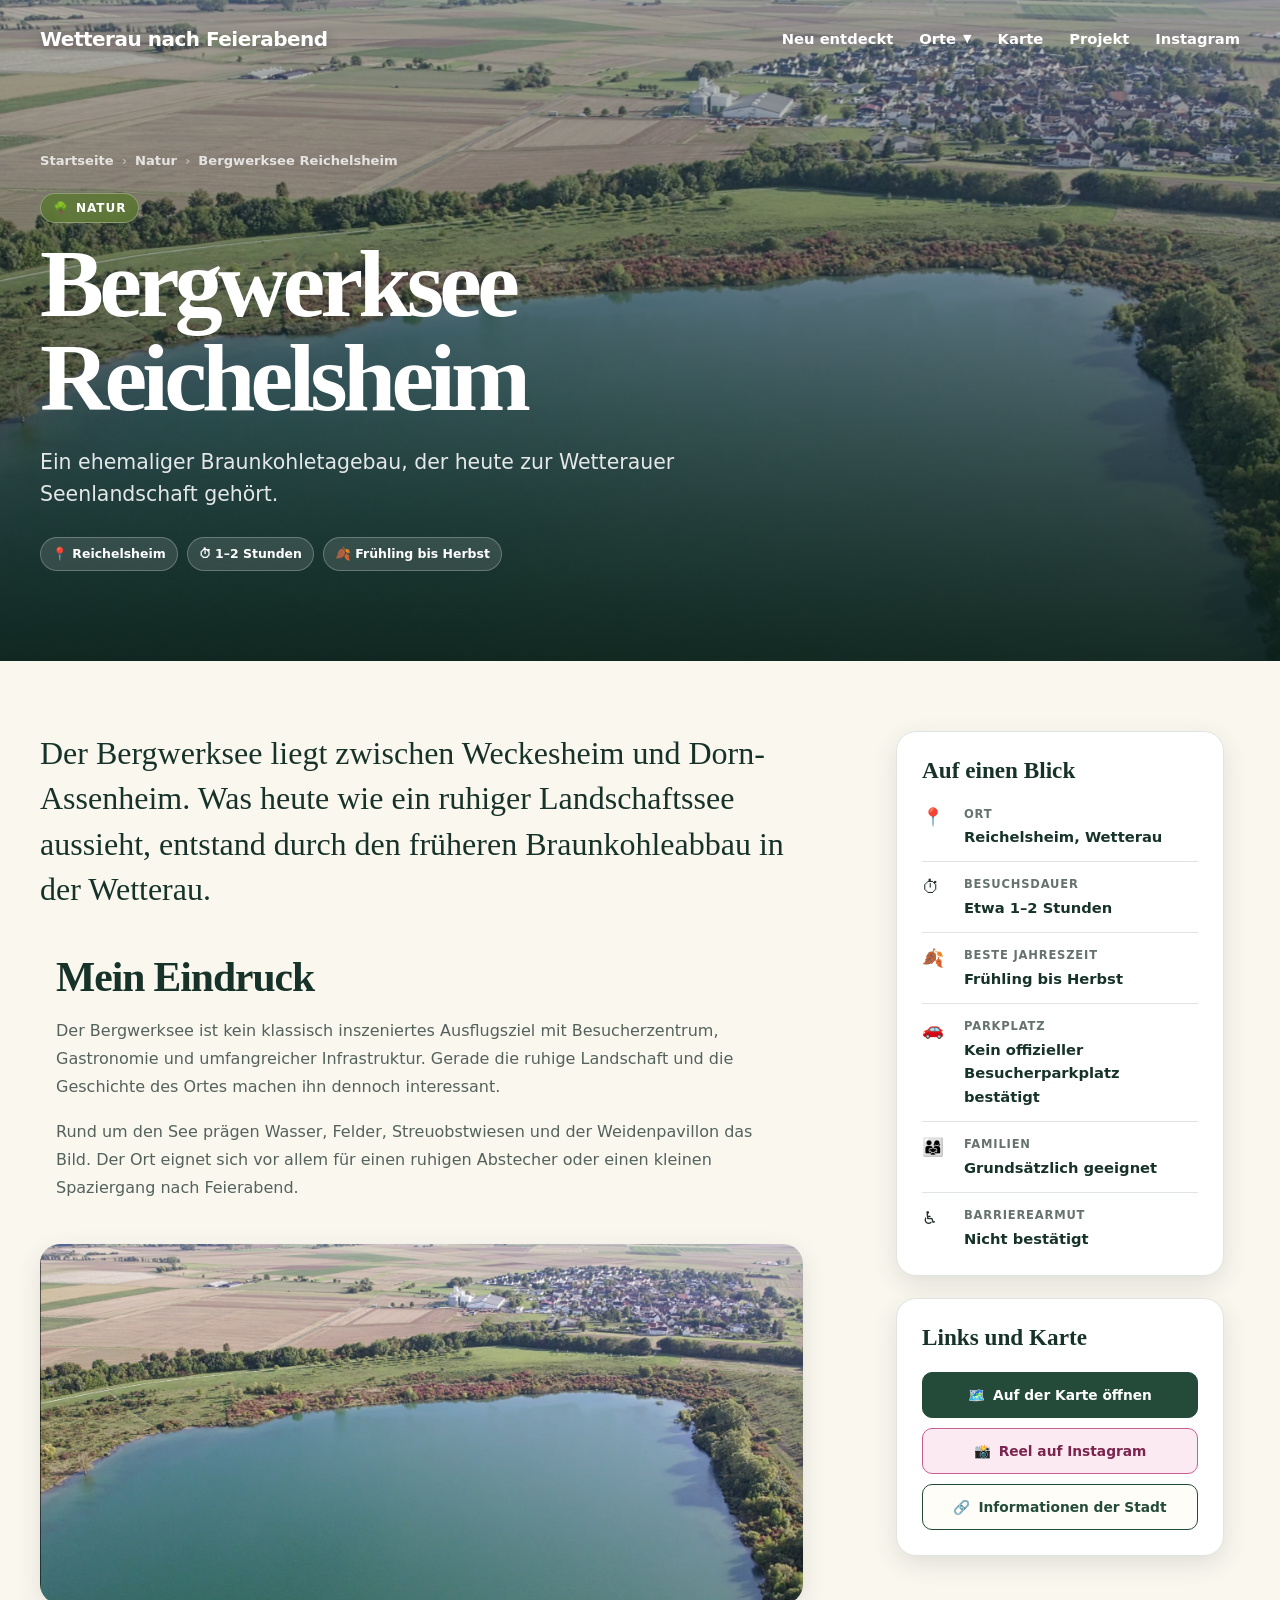
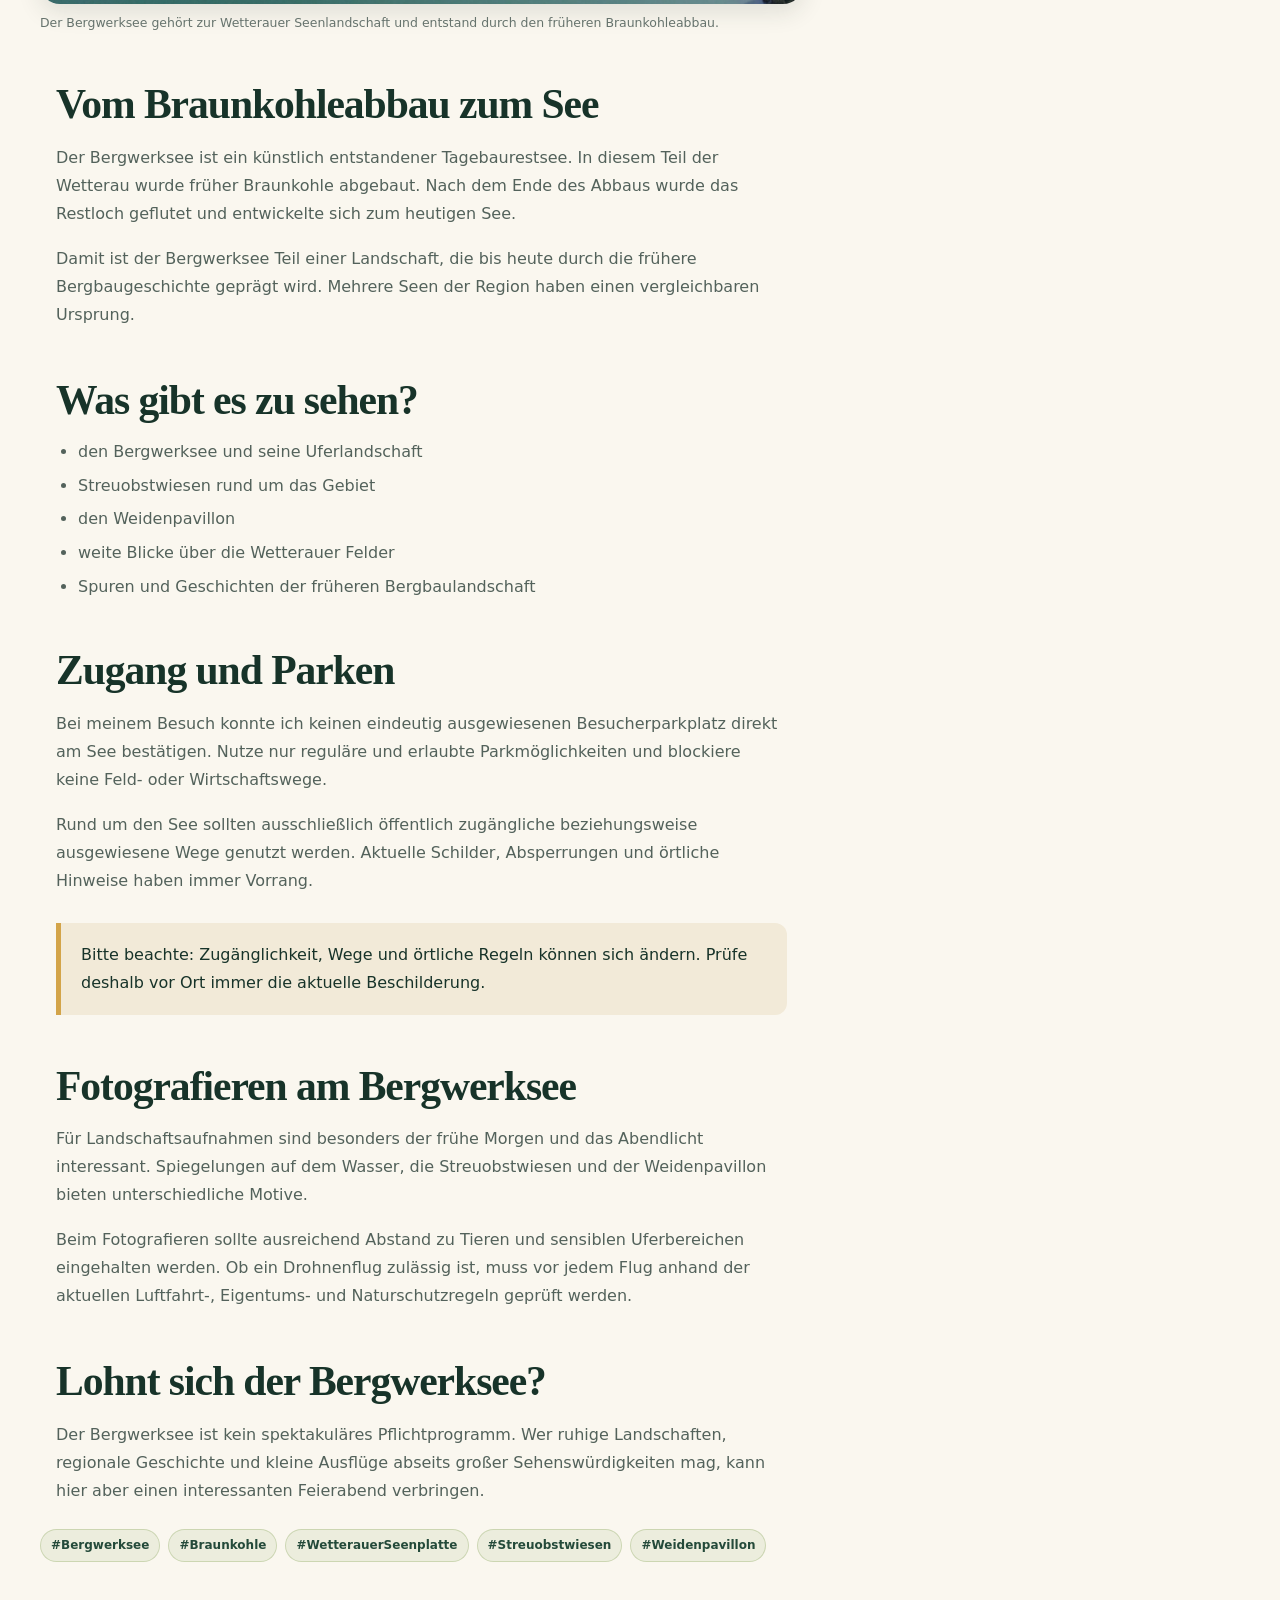
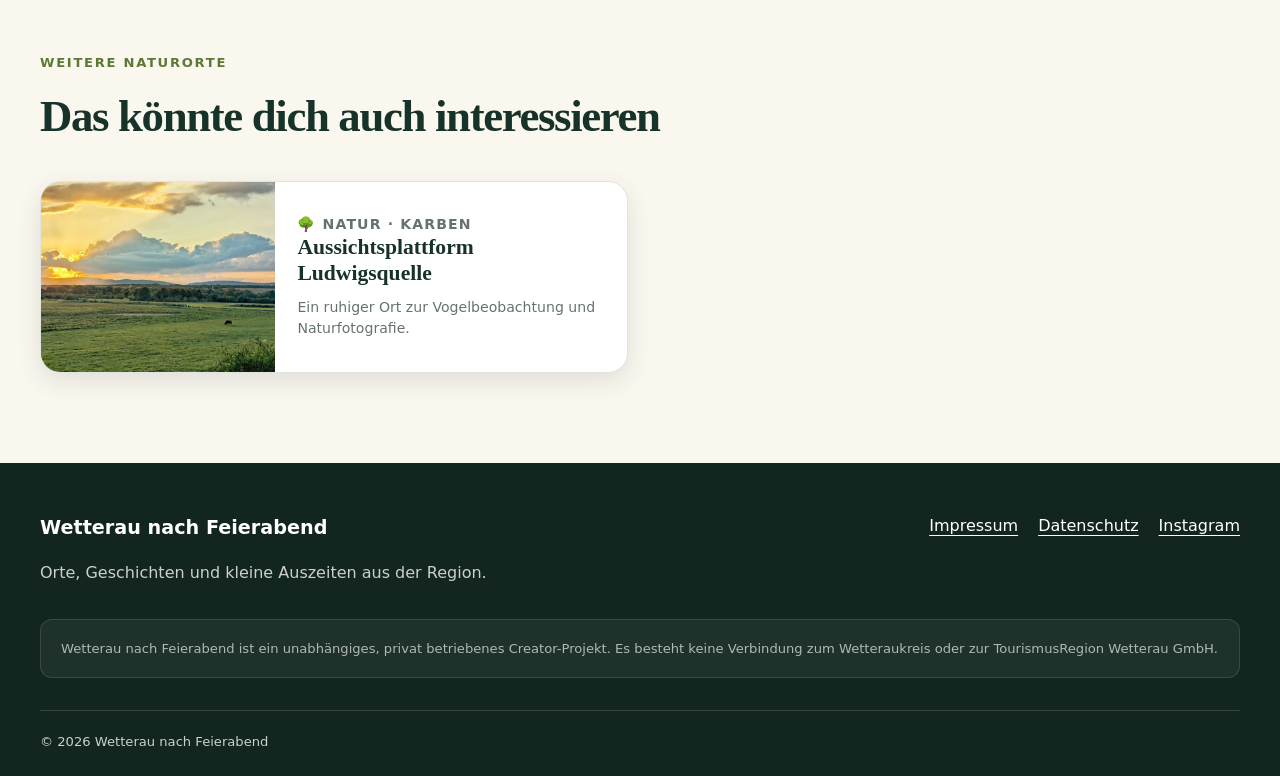
<file: natur/bergwerksee-reichelsheim/index.html>
<!DOCTYPE html>
<html lang="de">
<head>
    <meta charset="UTF-8">

    <meta
        name="viewport"
        content="width=device-width, initial-scale=1.0"
    >

    <title>
        Bergwerksee Reichelsheim | Wetterau nach Feierabend
    </title>

    <meta
        name="description"
        content="Der Bergwerksee bei Reichelsheim entstand aus einem
        ehemaligen Braunkohletagebau. Persönliche Eindrücke,
        Bilder und Hinweise für einen Ausflug in der Wetterau."
    >

    <meta name="robots" content="index, follow">
    <meta name="theme-color" content="#244a3a">

    <link
        rel="canonical"
        href="https://wetterau-nach-feierabend.info/natur/bergwerksee-reichelsheim/"
    >

    <meta
        property="og:title"
        content="Bergwerksee Reichelsheim"
    >

    <meta
        property="og:description"
        content="Ein ehemaliger Braunkohletagebau in der Wetterauer Seenlandschaft."
    >

    <meta property="og:type" content="article">

    <meta
        property="og:url"
        content="https://wetterau-nach-feierabend.info/natur/bergwerksee-reichelsheim/"
    >

    <meta
        property="og:image"
        content="https://wetterau-nach-feierabend.info/assets/images/locations/bergwerksee-reichelsheim.png"
    >

    <meta
        property="og:image:alt"
        content="Blick über den Bergwerksee bei Reichelsheim in der Wetterau"
    >

    <meta property="og:locale" content="de_DE">

   <link
    rel="icon"
    href="/favicon.png?v=6"
    type="image/png"
>

<link
    rel="stylesheet"
    href="/assets/css/style.css?v=20"
>

<link
    rel="stylesheet"
    href="/assets/css/navigation.css?v=6"
>

<link
    rel="stylesheet"
    href="/assets/css/location.css?v=7"
>

    <script type="application/ld+json">
    {
        "@context": "https://schema.org",
        "@type": "Place",
        "name": "Bergwerksee Reichelsheim",
        "description": "Ein ehemaliger Braunkohletagebau in der Wetterauer Seenlandschaft.",
        "url": "https://wetterau-nach-feierabend.info/natur/bergwerksee-reichelsheim/",
        "image": "https://wetterau-nach-feierabend.info/assets/images/locations/bergwerksee-reichelsheim.png",
        "address": {
            "@type": "PostalAddress",
            "addressLocality": "Reichelsheim",
            "addressRegion": "Hessen",
            "addressCountry": "DE"
        },
        "geo": {
            "@type": "GeoCoordinates",
            "latitude": 50.3497,
            "longitude": 8.8448
        },
        "isPartOf": {
            "@type": "WebSite",
            "name": "Wetterau nach Feierabend",
            "url": "https://wetterau-nach-feierabend.info/"
        }
    }
    </script>
   
</head>

<body class="location-page">
    <a class="skip-link" href="#main-content">
        Zum Inhalt springen
    </a>

    <header
    id="siteHeader"
    class="site-header site-header-overlay"
>
    <nav
        class="site-navigation"
        aria-label="Hauptnavigation"
    >
        <a class="site-logo" href="/">
            Wetterau nach Feierabend
        </a>

        <button
            id="menuToggle"
            class="menu-toggle"
            type="button"
            aria-expanded="false"
            aria-controls="siteMenu"
            aria-label="Menü öffnen"
        >
            <span class="menu-toggle-line"></span>
            <span class="menu-toggle-line"></span>
            <span class="menu-toggle-line"></span>
        </button>

        <div id="siteMenu" class="site-menu">
            <a href="/#neu">
                Neu entdeckt
            </a>

            <div
                id="placesDropdown"
                class="site-dropdown"
            >
                <button
                    id="placesDropdownToggle"
                    class="site-dropdown-toggle"
                    type="button"
                    aria-expanded="false"
                    aria-controls="placesDropdownPanel"
                >
                    Orte

                    <span
                        class="site-dropdown-arrow"
                        aria-hidden="true"
                    >
                        ▼
                    </span>
                </button>

                <div
                    id="placesDropdownPanel"
                    class="site-dropdown-panel"
                >
                    <a href="/#orte">
                        <span aria-hidden="true">📍</span>
                        Alle Orte
                    </a>

                    <div
                        class="site-dropdown-separator"
                        aria-hidden="true"
                    ></div>

                    <a href="/natur/">
                        <span aria-hidden="true">🌳</span>
                        Natur
                    </a>

                    <a href="/aussichtspunkte/">
                        <span aria-hidden="true">🌄</span>
                        Aussichtspunkte
                    </a>
                </div>
            </div>

            <a href="/#karte">
                Karte
            </a>

            <a href="/#projekt">
                Projekt
            </a>

            <a
                href="https://www.instagram.com/wetterau_nach_feierabend/"
                target="_blank"
                rel="noopener noreferrer"
            >
                Instagram
            </a>
        </div>
    </nav>
</header>

    <section
        class="location-hero"
        aria-labelledby="location-title"
    >
        <img
            class="location-hero-image"
            src="../../assets/images/locations/bergwerksee-reichelsheim.png"
            alt="Blick über den Bergwerksee bei Reichelsheim in der Wetterau"
        >

        <div
            class="location-hero-shade"
            aria-hidden="true"
        ></div>

        <div class="location-hero-content">
            <nav aria-label="Brotkrümelnavigation">
                <ol class="location-breadcrumb">
                    <li>
                        <a href="../../">Startseite</a>
                    </li>

                    <li>
                        <a href="../">Natur</a>
                    </li>

                    <li aria-current="page">
                        Bergwerksee Reichelsheim
                    </li>
                </ol>
            </nav>

            <p class="location-category">
                <span aria-hidden="true">🌳</span>
                Natur
            </p>

            <h1 id="location-title">
                Bergwerksee Reichelsheim
            </h1>

            <p class="location-subtitle">
                Ein ehemaliger Braunkohletagebau, der heute zur
                Wetterauer Seenlandschaft gehört.
            </p>

            <div class="location-hero-meta">
                <span>📍 Reichelsheim</span>
                <span>⏱ 1–2 Stunden</span>
                <span>🍂 Frühling bis Herbst</span>
            </div>
        </div>
    </section>

    <main id="main-content" class="location-main">
        <div class="location-layout">
            <article class="location-article">
                <p class="location-lead">
                    Der Bergwerksee liegt zwischen Weckesheim und
                    Dorn-Assenheim. Was heute wie ein ruhiger
                    Landschaftssee aussieht, entstand durch den
                    früheren Braunkohleabbau in der Wetterau.
                </p>

                <section
                    class="location-content-section"
                    aria-labelledby="eindruck-title"
                >
                    <h2 id="eindruck-title">
                        Mein Eindruck
                    </h2>

                    <p>
                        Der Bergwerksee ist kein klassisch inszeniertes
                        Ausflugsziel mit Besucherzentrum, Gastronomie
                        und umfangreicher Infrastruktur. Gerade die
                        ruhige Landschaft und die Geschichte des Ortes
                        machen ihn dennoch interessant.
                    </p>

                    <p>
                        Rund um den See prägen Wasser, Felder,
                        Streuobstwiesen und der Weidenpavillon das Bild.
                        Der Ort eignet sich vor allem für einen ruhigen
                        Abstecher oder einen kleinen Spaziergang nach
                        Feierabend.
                    </p>
                </section>

                <figure class="location-figure">
                    <img
                        src="../../assets/images/locations/bergwerksee-reichelsheim.png"
                        alt="Landschaft am Bergwerksee bei Reichelsheim"
                        loading="lazy"
                    >

                    <figcaption>
                        Der Bergwerksee gehört zur Wetterauer
                        Seenlandschaft und entstand durch den früheren
                        Braunkohleabbau.
                    </figcaption>
                </figure>

                <section
                    class="location-content-section"
                    aria-labelledby="geschichte-title"
                >
                    <h2 id="geschichte-title">
                        Vom Braunkohleabbau zum See
                    </h2>

                    <p>
                        Der Bergwerksee ist ein künstlich entstandener
                        Tagebaurestsee. In diesem Teil der Wetterau wurde
                        früher Braunkohle abgebaut. Nach dem Ende des
                        Abbaus wurde das Restloch geflutet und entwickelte
                        sich zum heutigen See.
                    </p>

                    <p>
                        Damit ist der Bergwerksee Teil einer Landschaft,
                        die bis heute durch die frühere Bergbaugeschichte
                        geprägt wird. Mehrere Seen der Region haben einen
                        vergleichbaren Ursprung.
                    </p>
                </section>

                <section
                    class="location-content-section"
                    aria-labelledby="sehen-title"
                >
                    <h2 id="sehen-title">
                        Was gibt es zu sehen?
                    </h2>

                    <ul>
                        <li>den Bergwerksee und seine Uferlandschaft</li>
                        <li>Streuobstwiesen rund um das Gebiet</li>
                        <li>den Weidenpavillon</li>
                        <li>weite Blicke über die Wetterauer Felder</li>
                        <li>
                            Spuren und Geschichten der früheren
                            Bergbaulandschaft
                        </li>
                    </ul>
                </section>

                <section
                    class="location-content-section"
                    aria-labelledby="zugang-title"
                >
                    <h2 id="zugang-title">
                        Zugang und Parken
                    </h2>

                    <p>
                        Bei meinem Besuch konnte ich keinen eindeutig
                        ausgewiesenen Besucherparkplatz direkt am See
                        bestätigen. Nutze nur reguläre und erlaubte
                        Parkmöglichkeiten und blockiere keine Feld- oder
                        Wirtschaftswege.
                    </p>

                    <p>
                        Rund um den See sollten ausschließlich öffentlich
                        zugängliche beziehungsweise ausgewiesene Wege
                        genutzt werden. Aktuelle Schilder, Absperrungen
                        und örtliche Hinweise haben immer Vorrang.
                    </p>

                    <div class="location-notice">
                        <p>
                            Bitte beachte: Zugänglichkeit, Wege und
                            örtliche Regeln können sich ändern. Prüfe
                            deshalb vor Ort immer die aktuelle
                            Beschilderung.
                        </p>
                    </div>
                </section>

                <section
                    class="location-content-section"
                    aria-labelledby="fotografie-title"
                >
                    <h2 id="fotografie-title">
                        Fotografieren am Bergwerksee
                    </h2>

                    <p>
                        Für Landschaftsaufnahmen sind besonders der
                        frühe Morgen und das Abendlicht interessant.
                        Spiegelungen auf dem Wasser, die Streuobstwiesen
                        und der Weidenpavillon bieten unterschiedliche
                        Motive.
                    </p>

                    <p>
                        Beim Fotografieren sollte ausreichend Abstand zu
                        Tieren und sensiblen Uferbereichen eingehalten
                        werden. Ob ein Drohnenflug zulässig ist, muss vor
                        jedem Flug anhand der aktuellen Luftfahrt-,
                        Eigentums- und Naturschutzregeln geprüft werden.
                    </p>
                </section>

                <section
                    class="location-content-section"
                    aria-labelledby="fazit-title"
                >
                    <h2 id="fazit-title">
                        Lohnt sich der Bergwerksee?
                    </h2>

                    <p>
                        Der Bergwerksee ist kein spektakuläres
                        Pflichtprogramm. Wer ruhige Landschaften, regionale
                        Geschichte und kleine Ausflüge abseits großer
                        Sehenswürdigkeiten mag, kann hier aber einen
                        interessanten Feierabend verbringen.
                    </p>
                </section>

                <ul
                    class="location-tags"
                    aria-label="Schlagwörter"
                >
                    <li>#Bergwerksee</li>
                    <li>#Braunkohle</li>
                    <li>#WetterauerSeenplatte</li>
                    <li>#Streuobstwiesen</li>
                    <li>#Weidenpavillon</li>
                </ul>
            </article>

            <aside
                class="location-sidebar"
                aria-label="Besuchsinformationen"
            >
                <section class="location-facts-card">
                    <h2>Auf einen Blick</h2>

                    <dl class="location-facts">
                        <div class="location-fact">
                            <span
                                class="location-fact-icon"
                                aria-hidden="true"
                            >
                                📍
                            </span>

                            <div>
                                <dt>Ort</dt>
                                <dd>Reichelsheim, Wetterau</dd>
                            </div>
                        </div>

                        <div class="location-fact">
                            <span
                                class="location-fact-icon"
                                aria-hidden="true"
                            >
                                ⏱
                            </span>

                            <div>
                                <dt>Besuchsdauer</dt>
                                <dd>Etwa 1–2 Stunden</dd>
                            </div>
                        </div>

                        <div class="location-fact">
                            <span
                                class="location-fact-icon"
                                aria-hidden="true"
                            >
                                🍂
                            </span>

                            <div>
                                <dt>Beste Jahreszeit</dt>
                                <dd>Frühling bis Herbst</dd>
                            </div>
                        </div>

                        <div class="location-fact">
                            <span
                                class="location-fact-icon"
                                aria-hidden="true"
                            >
                                🚗
                            </span>

                            <div>
                                <dt>Parkplatz</dt>
                                <dd>
                                    Kein offizieller Besucherparkplatz
                                    bestätigt
                                </dd>
                            </div>
                        </div>

                        <div class="location-fact">
                            <span
                                class="location-fact-icon"
                                aria-hidden="true"
                            >
                                👨‍👩‍👧
                            </span>

                            <div>
                                <dt>Familien</dt>
                                <dd>Grundsätzlich geeignet</dd>
                            </div>
                        </div>

                        <div class="location-fact">
                            <span
                                class="location-fact-icon"
                                aria-hidden="true"
                            >
                                ♿
                            </span>

                            <div>
                                <dt>Barrierearmut</dt>
                                <dd>Nicht bestätigt</dd>
                            </div>
                        </div>
                    </dl>
                </section>

                <section class="location-links-card">
                    <h2>Links und Karte</h2>

                    <div class="location-action-list">
                        <a
                            class="location-action location-action-map"
                            href="../../?ort=bergwerksee-reichelsheim#karte"
                        >
                            <span aria-hidden="true">🗺️</span>
                            Auf der Karte öffnen
                        </a>

                        <a
                            class="location-action location-action-instagram"
                            href="https://www.instagram.com/reel/DdudkaCM6V9/"
                            target="_blank"
                            rel="noopener noreferrer"
                        >
                            <span aria-hidden="true">📸</span>
                            Reel auf Instagram
                        </a>

                        <a
                            class="location-action location-action-source"
                            href="https://www.stadt-reichelsheim.de/freizeit-tourismus/seen-gewaesser/bergwerksee/der-bergwerksee/"
                            target="_blank"
                            rel="noopener noreferrer"
                        >
                            <span aria-hidden="true">🔗</span>
                            Informationen der Stadt
                        </a>
                    </div>
                </section>
            </aside>
        </div>
    </main>

    <section
        class="related-section"
        aria-labelledby="related-title"
    >
        <div class="related-heading">
            <p class="section-label">
                Weitere Naturorte
            </p>

            <h2 id="related-title">
                Das könnte dich auch interessieren
            </h2>
        </div>

        <div class="related-grid">
            <a
                class="related-card"
                href="../aussichtsplattform-ludwigsquelle-karben/"
            >
                <img
                    src="../../assets/images/locations/beobachtungsturm_ludwigsquelle_karben.jpg"
                    alt="Aussichtsplattform am Naturschutzgebiet Ludwigsquelle bei Karben"
                    loading="lazy"
                >

                <div class="related-card-content">
                    <p class="related-card-category">
                        🌳 Natur · Karben
                    </p>

                    <h3>
                        Aussichtsplattform Ludwigsquelle
                    </h3>

                    <p>
                        Ein ruhiger Ort zur Vogelbeobachtung und
                        Naturfotografie.
                    </p>
                </div>
            </a>
        </div>
    </section>

    <footer class="location-footer">
        <div class="location-footer-content">
            <div class="location-footer-brand">
                <strong>
                    Wetterau nach Feierabend
                </strong>

                <p>
                    Orte, Geschichten und kleine Auszeiten aus der
                    Region.
                </p>
            </div>

            <nav
                class="location-footer-links"
                aria-label="Rechtliche Informationen"
            >
                <a href="../../impressum.html">
                    Impressum
                </a>

                <a href="../../datenschutz.html">
                    Datenschutz
                </a>

                <a
                    href="https://www.instagram.com/wetterau_nach_feierabend/"
                    target="_blank"
                    rel="noopener noreferrer"
                >
                    Instagram
                </a>
            </nav>
        </div>

        <div class="location-footer-notice">
            <p>
                Wetterau nach Feierabend ist ein unabhängiges, privat
                betriebenes Creator-Projekt. Es besteht keine Verbindung
                zum Wetteraukreis oder zur TourismusRegion Wetterau GmbH.
            </p>
        </div>

        <p class="location-copyright">
            © 2026 Wetterau nach Feierabend
        </p>
    </footer>
    <script src="/assets/js/navigation.js?v=6"></script>
</body>
</html>
</file>
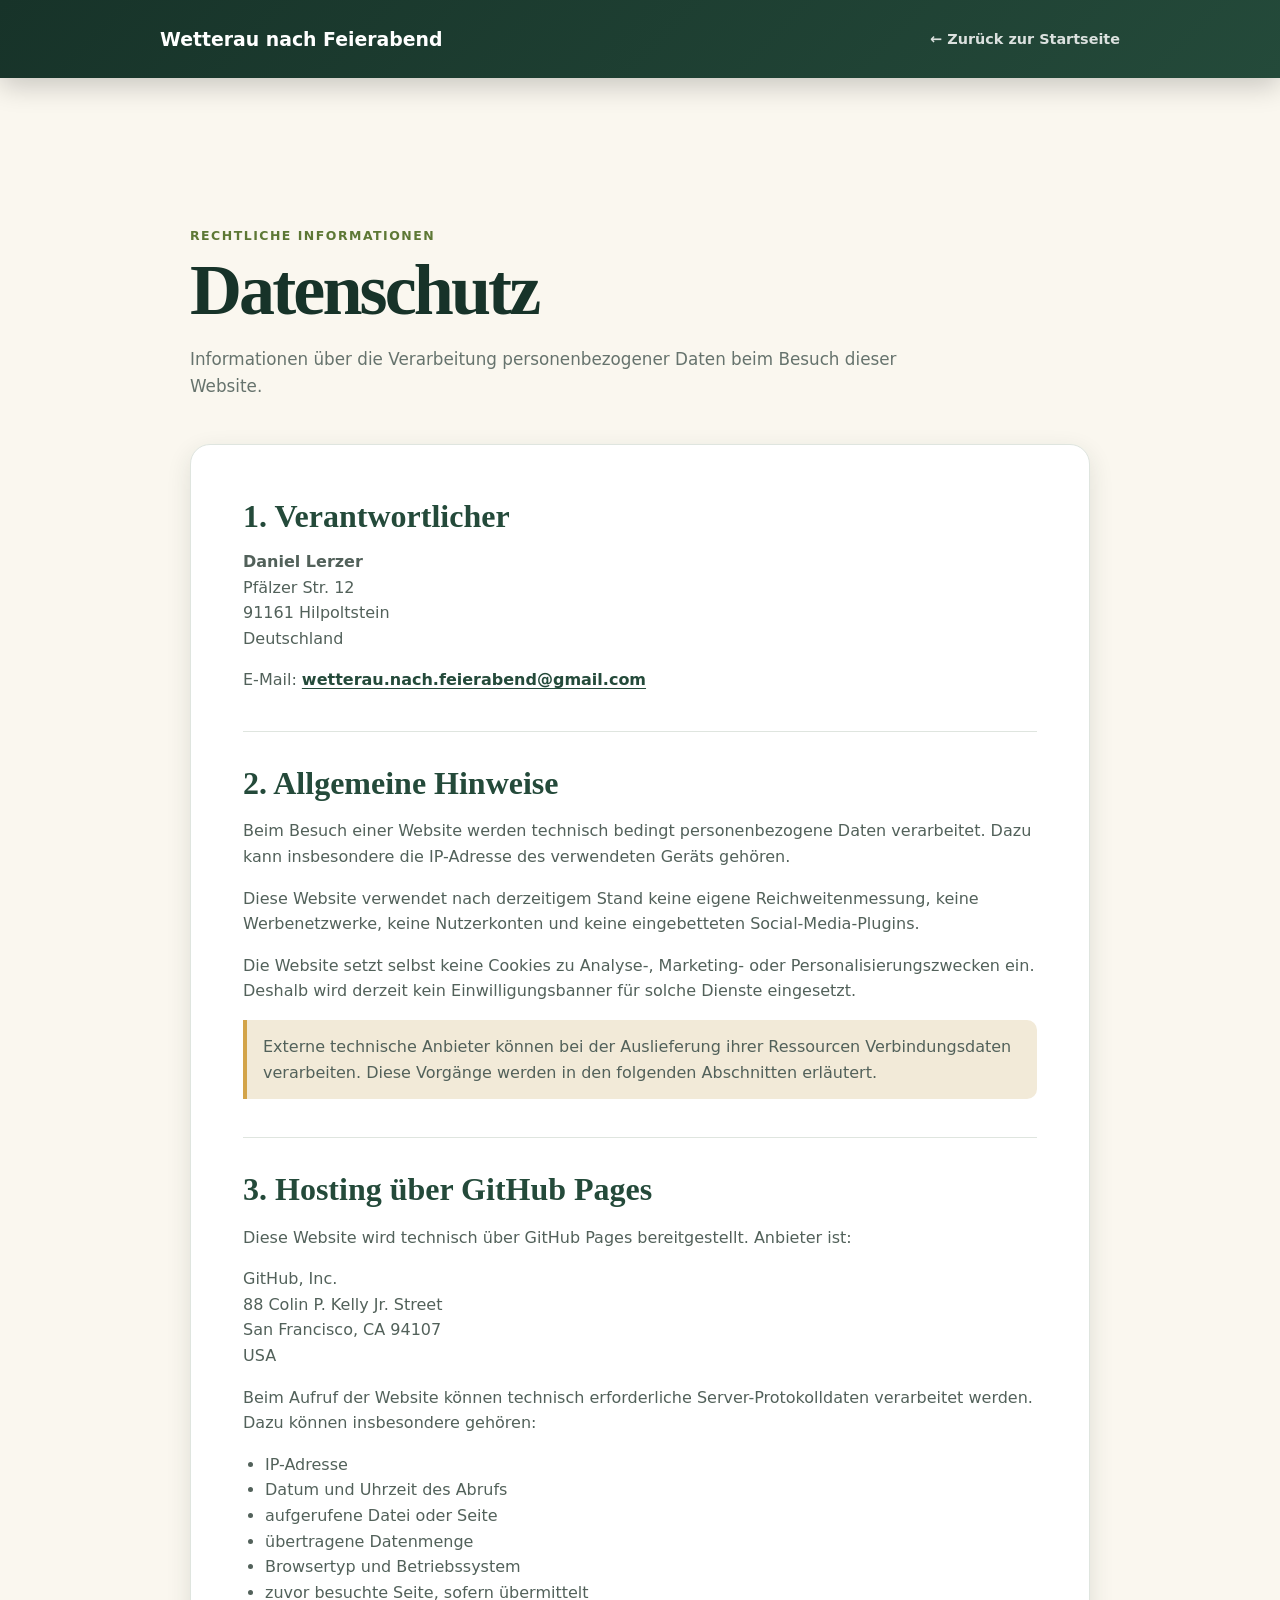
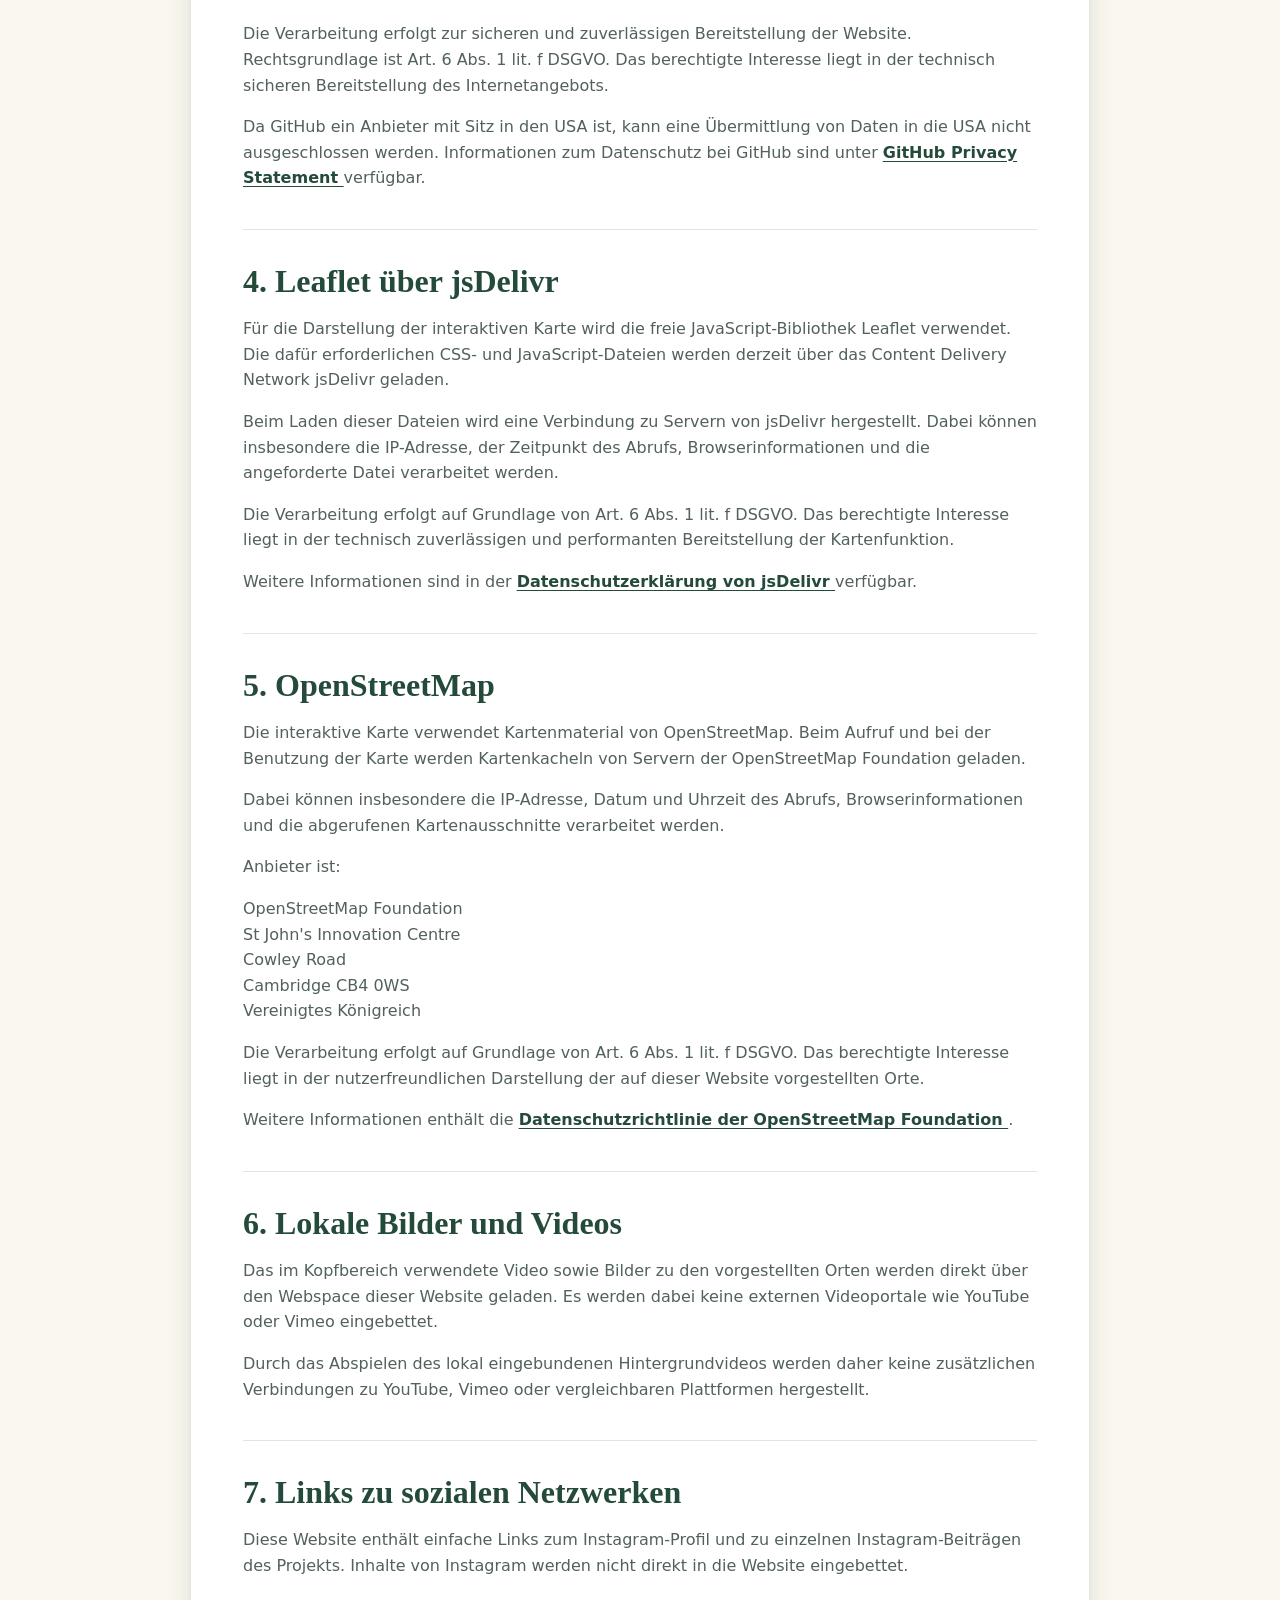
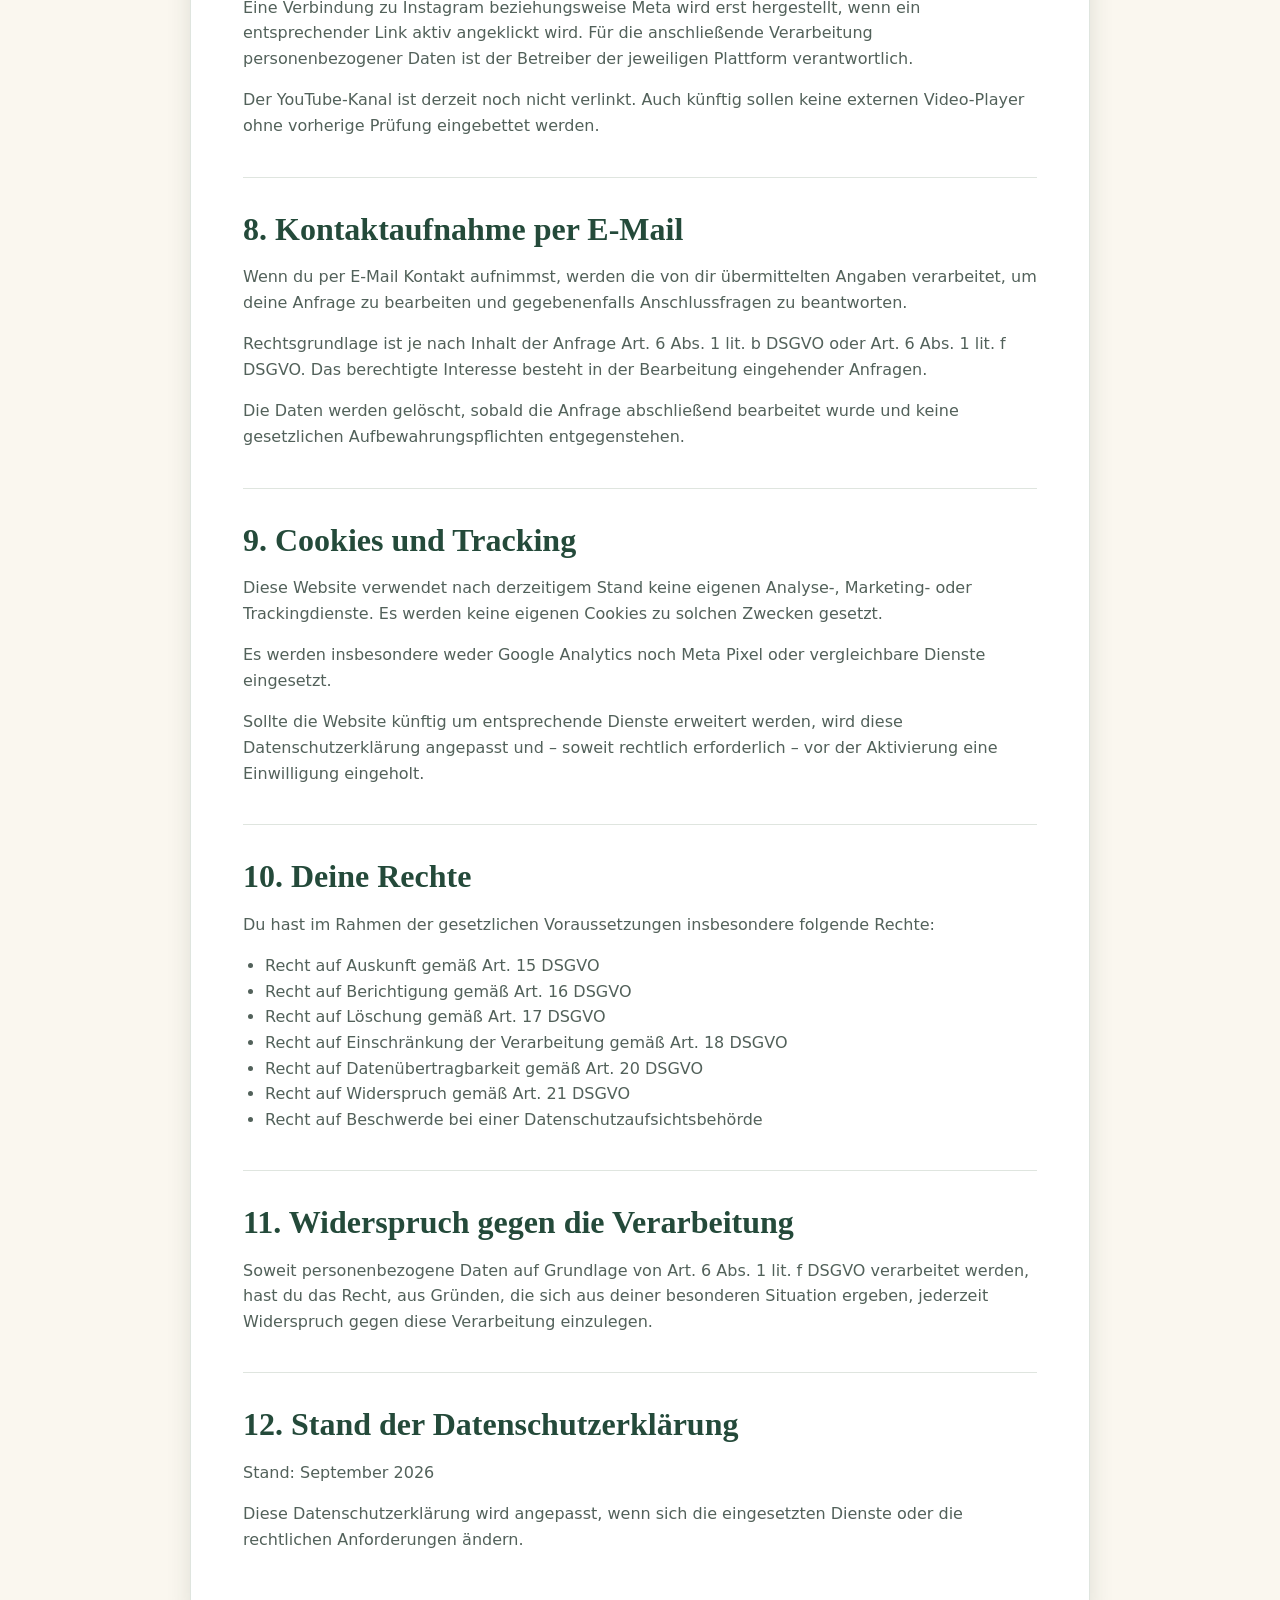
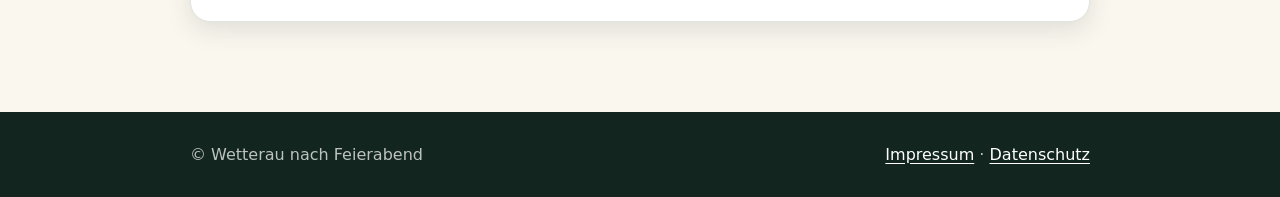
<file: datenschutz.html>
<!DOCTYPE html>
<html lang="de">
<head>
    <meta charset="UTF-8">

    <meta
        name="viewport"
        content="width=device-width, initial-scale=1.0"
    >

    <title>
        Datenschutz | Wetterau nach Feierabend
    </title>

    <meta
        name="description"
        content="Datenschutzerklärung von Wetterau nach Feierabend."
    >

    <meta name="robots" content="noindex, follow">
    <meta name="theme-color" content="#244a3a">

    <link
        rel="canonical"
        href="https://wetterau-nach-feierabend.info/datenschutz.html"
    >

    <meta name="theme-color" content="#244a3a">

    <link
    rel="icon"
    href="/favicon.png?v=6"
    type="image/png"
>

<link
    rel="stylesheet"
    href="/assets/css/style.css?v=20"
>

<link
    rel="stylesheet"
    href="/assets/css/navigation.css?v=6"
>

<link
    rel="stylesheet"
    href="/assets/css/legal.css?v=5"
>
</head>

<body class="legal-page has-solid-header">
    <header id="siteHeader"
    class="site-header site-header-solid legal-header">
        <nav
            class="legal-navigation"
            aria-label="Navigation der Rechtstexte"
        >
            <a class="legal-logo" href="./">
                Wetterau nach Feierabend
            </a>

            <a class="legal-back-link" href="./">
                ← Zurück zur Startseite
            </a>
        </nav>
    </header>

    <main class="legal-main">
        <div class="legal-intro">
            <p class="legal-eyebrow">
                Rechtliche Informationen
            </p>

            <h1>Datenschutz</h1>

            <p class="legal-summary">
                Informationen über die Verarbeitung personenbezogener
                Daten beim Besuch dieser Website.
            </p>
        </div>

        <div class="legal-content">
            <section aria-labelledby="verantwortlicher-title">
                <h2 id="verantwortlicher-title">
                    1. Verantwortlicher
                </h2>

                <address>
                    <strong>Daniel Lerzer</strong><br>
                    Pfälzer Str. 12<br>
                    91161 Hilpoltstein<br>
                    Deutschland
                </address>

                <p>
                    E-Mail:
                    <a href="mailto:wetterau.nach.feierabend@gmail.com">
                        wetterau.nach.feierabend@gmail.com
                    </a>
                </p>
            </section>

            <section aria-labelledby="allgemein-title">
                <h2 id="allgemein-title">
                    2. Allgemeine Hinweise
                </h2>

                <p>
                    Beim Besuch einer Website werden technisch bedingt
                    personenbezogene Daten verarbeitet. Dazu kann
                    insbesondere die IP-Adresse des verwendeten Geräts
                    gehören.
                </p>

                <p>
                    Diese Website verwendet nach derzeitigem Stand keine
                    eigene Reichweitenmessung, keine Werbenetzwerke,
                    keine Nutzerkonten und keine eingebetteten
                    Social-Media-Plugins.
                </p>

                <p>
                    Die Website setzt selbst keine Cookies zu Analyse-,
                    Marketing- oder Personalisierungszwecken ein.
                    Deshalb wird derzeit kein Einwilligungsbanner für
                    solche Dienste eingesetzt.
                </p>

                <p class="legal-note">
                    Externe technische Anbieter können bei der Auslieferung
                    ihrer Ressourcen Verbindungsdaten verarbeiten. Diese
                    Vorgänge werden in den folgenden Abschnitten erläutert.
                </p>
            </section>

            <section aria-labelledby="hosting-title">
                <h2 id="hosting-title">
                    3. Hosting über GitHub Pages
                </h2>

                <p>
                    Diese Website wird technisch über GitHub Pages
                    bereitgestellt. Anbieter ist:
                </p>

                <address>
                    GitHub, Inc.<br>
                    88 Colin P. Kelly Jr. Street<br>
                    San Francisco, CA 94107<br>
                    USA
                </address>

                <p>
                    Beim Aufruf der Website können technisch erforderliche
                    Server-Protokolldaten verarbeitet werden. Dazu können
                    insbesondere gehören:
                </p>

                <ul class="legal-list">
                    <li>IP-Adresse</li>
                    <li>Datum und Uhrzeit des Abrufs</li>
                    <li>aufgerufene Datei oder Seite</li>
                    <li>übertragene Datenmenge</li>
                    <li>Browsertyp und Betriebssystem</li>
                    <li>zuvor besuchte Seite, sofern übermittelt</li>
                </ul>

                <p>
                    Die Verarbeitung erfolgt zur sicheren und zuverlässigen
                    Bereitstellung der Website. Rechtsgrundlage ist
                    Art. 6 Abs. 1 lit. f DSGVO. Das berechtigte Interesse
                    liegt in der technisch sicheren Bereitstellung des
                    Internetangebots.
                </p>

                <p>
                    Da GitHub ein Anbieter mit Sitz in den USA ist, kann
                    eine Übermittlung von Daten in die USA nicht
                    ausgeschlossen werden. Informationen zum Datenschutz
                    bei GitHub sind unter
                    <a
                        href="https://docs.github.com/de/site-policy/privacy-policies/github-general-privacy-statement"
                        target="_blank"
                        rel="noopener noreferrer"
                    >
                        GitHub Privacy Statement
                    </a>
                    verfügbar.
                </p>
            </section>

            <section aria-labelledby="leaflet-title">
                <h2 id="leaflet-title">
                    4. Leaflet über jsDelivr
                </h2>

                <p>
                    Für die Darstellung der interaktiven Karte wird die
                    freie JavaScript-Bibliothek Leaflet verwendet.
                    Die dafür erforderlichen CSS- und JavaScript-Dateien
                    werden derzeit über das Content Delivery Network
                    jsDelivr geladen.
                </p>

                <p>
                    Beim Laden dieser Dateien wird eine Verbindung zu
                    Servern von jsDelivr hergestellt. Dabei können
                    insbesondere die IP-Adresse, der Zeitpunkt des Abrufs,
                    Browserinformationen und die angeforderte Datei
                    verarbeitet werden.
                </p>

                <p>
                    Die Verarbeitung erfolgt auf Grundlage von
                    Art. 6 Abs. 1 lit. f DSGVO. Das berechtigte Interesse
                    liegt in der technisch zuverlässigen und performanten
                    Bereitstellung der Kartenfunktion.
                </p>

                <p>
                    Weitere Informationen sind in der
                    <a
                        href="https://www.jsdelivr.com/terms/privacy-policy-jsdelivr-net"
                        target="_blank"
                        rel="noopener noreferrer"
                    >
                        Datenschutzerklärung von jsDelivr
                    </a>
                    verfügbar.
                </p>
            </section>

            <section aria-labelledby="osm-title">
                <h2 id="osm-title">
                    5. OpenStreetMap
                </h2>

                <p>
                    Die interaktive Karte verwendet Kartenmaterial von
                    OpenStreetMap. Beim Aufruf und bei der Benutzung der
                    Karte werden Kartenkacheln von Servern der
                    OpenStreetMap Foundation geladen.
                </p>

                <p>
                    Dabei können insbesondere die IP-Adresse, Datum und
                    Uhrzeit des Abrufs, Browserinformationen und die
                    abgerufenen Kartenausschnitte verarbeitet werden.
                </p>

                <p>
                    Anbieter ist:
                </p>

                <address>
                    OpenStreetMap Foundation<br>
                    St John's Innovation Centre<br>
                    Cowley Road<br>
                    Cambridge CB4 0WS<br>
                    Vereinigtes Königreich
                </address>

                <p>
                    Die Verarbeitung erfolgt auf Grundlage von
                    Art. 6 Abs. 1 lit. f DSGVO. Das berechtigte Interesse
                    liegt in der nutzerfreundlichen Darstellung der auf
                    dieser Website vorgestellten Orte.
                </p>

                <p>
                    Weitere Informationen enthält die
                    <a
                        href="https://osmfoundation.org/wiki/Privacy_Policy"
                        target="_blank"
                        rel="noopener noreferrer"
                    >
                        Datenschutzrichtlinie der OpenStreetMap Foundation
                    </a>.
                </p>
            </section>

            <section aria-labelledby="lokale-medien-title">
                <h2 id="lokale-medien-title">
                    6. Lokale Bilder und Videos
                </h2>

                <p>
                    Das im Kopfbereich verwendete Video sowie Bilder zu
                    den vorgestellten Orten werden direkt über den
                    Webspace dieser Website geladen. Es werden dabei keine
                    externen Videoportale wie YouTube oder Vimeo
                    eingebettet.
                </p>

                <p>
                    Durch das Abspielen des lokal eingebundenen
                    Hintergrundvideos werden daher keine zusätzlichen
                    Verbindungen zu YouTube, Vimeo oder vergleichbaren
                    Plattformen hergestellt.
                </p>
            </section>

            <section aria-labelledby="social-title">
    <h2 id="social-title">
        7. Links zu sozialen Netzwerken
    </h2>

    <p>
        Diese Website enthält einfache Links zum Instagram-Profil
        und zu einzelnen Instagram-Beiträgen des Projekts. Inhalte
        von Instagram werden nicht direkt in die Website eingebettet.
    </p>

    <p>
        Eine Verbindung zu Instagram beziehungsweise Meta wird erst
        hergestellt, wenn ein entsprechender Link aktiv angeklickt
        wird. Für die anschließende Verarbeitung personenbezogener
        Daten ist der Betreiber der jeweiligen Plattform
        verantwortlich.
    </p>

    <p>
        Der YouTube-Kanal ist derzeit noch nicht verlinkt. Auch
        künftig sollen keine externen Video-Player ohne vorherige
        Prüfung eingebettet werden.
    </p>
</section>

            <section aria-labelledby="kontakt-title">
                <h2 id="kontakt-title">
                    8. Kontaktaufnahme per E-Mail
                </h2>

                <p>
                    Wenn du per E-Mail Kontakt aufnimmst, werden die von
                    dir übermittelten Angaben verarbeitet, um deine
                    Anfrage zu bearbeiten und gegebenenfalls
                    Anschlussfragen zu beantworten.
                </p>

                <p>
                    Rechtsgrundlage ist je nach Inhalt der Anfrage
                    Art. 6 Abs. 1 lit. b DSGVO oder Art. 6 Abs. 1 lit. f
                    DSGVO. Das berechtigte Interesse besteht in der
                    Bearbeitung eingehender Anfragen.
                </p>

                <p>
                    Die Daten werden gelöscht, sobald die Anfrage
                    abschließend bearbeitet wurde und keine gesetzlichen
                    Aufbewahrungspflichten entgegenstehen.
                </p>
            </section>

            <section aria-labelledby="cookies-title">
                <h2 id="cookies-title">
                    9. Cookies und Tracking
                </h2>

                <p>
                    Diese Website verwendet nach derzeitigem Stand keine
                    eigenen Analyse-, Marketing- oder Trackingdienste.
                    Es werden keine eigenen Cookies zu solchen Zwecken
                    gesetzt.
                </p>

                <p>
                    Es werden insbesondere weder Google Analytics noch
                    Meta Pixel oder vergleichbare Dienste eingesetzt.
                </p>

                <p>
                    Sollte die Website künftig um entsprechende Dienste
                    erweitert werden, wird diese Datenschutzerklärung
                    angepasst und – soweit rechtlich erforderlich – vor
                    der Aktivierung eine Einwilligung eingeholt.
                </p>
            </section>

            <section aria-labelledby="rechte-title">
                <h2 id="rechte-title">
                    10. Deine Rechte
                </h2>

                <p>
                    Du hast im Rahmen der gesetzlichen Voraussetzungen
                    insbesondere folgende Rechte:
                </p>

                <ul class="legal-list">
                    <li>
                        Recht auf Auskunft gemäß Art. 15 DSGVO
                    </li>
                    <li>
                        Recht auf Berichtigung gemäß Art. 16 DSGVO
                    </li>
                    <li>
                        Recht auf Löschung gemäß Art. 17 DSGVO
                    </li>
                    <li>
                        Recht auf Einschränkung der Verarbeitung gemäß
                        Art. 18 DSGVO
                    </li>
                    <li>
                        Recht auf Datenübertragbarkeit gemäß
                        Art. 20 DSGVO
                    </li>
                    <li>
                        Recht auf Widerspruch gemäß Art. 21 DSGVO
                    </li>
                    <li>
                        Recht auf Beschwerde bei einer
                        Datenschutzaufsichtsbehörde
                    </li>
                </ul>
            </section>

            <section aria-labelledby="widerspruch-title">
                <h2 id="widerspruch-title">
                    11. Widerspruch gegen die Verarbeitung
                </h2>

                <p>
                    Soweit personenbezogene Daten auf Grundlage von
                    Art. 6 Abs. 1 lit. f DSGVO verarbeitet werden, hast du
                    das Recht, aus Gründen, die sich aus deiner besonderen
                    Situation ergeben, jederzeit Widerspruch gegen diese
                    Verarbeitung einzulegen.
                </p>
            </section>

            <section aria-labelledby="stand-title">
                <h2 id="stand-title">
                    12. Stand der Datenschutzerklärung
                </h2>

                <p>
                    Stand: September 2026
                </p>

                <p>
                    Diese Datenschutzerklärung wird angepasst, wenn sich
                    die eingesetzten Dienste oder die rechtlichen
                    Anforderungen ändern.
                </p>
            </section>
        </div>
    </main>

    <footer class="legal-footer">
        <div class="legal-footer-content">
            <span>
                © Wetterau nach Feierabend
            </span>

            <div>
                <a href="./impressum.html">Impressum</a>
                ·
                <a href="./datenschutz.html">Datenschutz</a>
            </div>
        </div>
    </footer>
    <script src="/assets/js/navigation.js?v=6"></script>
</body>
</html>
</file>
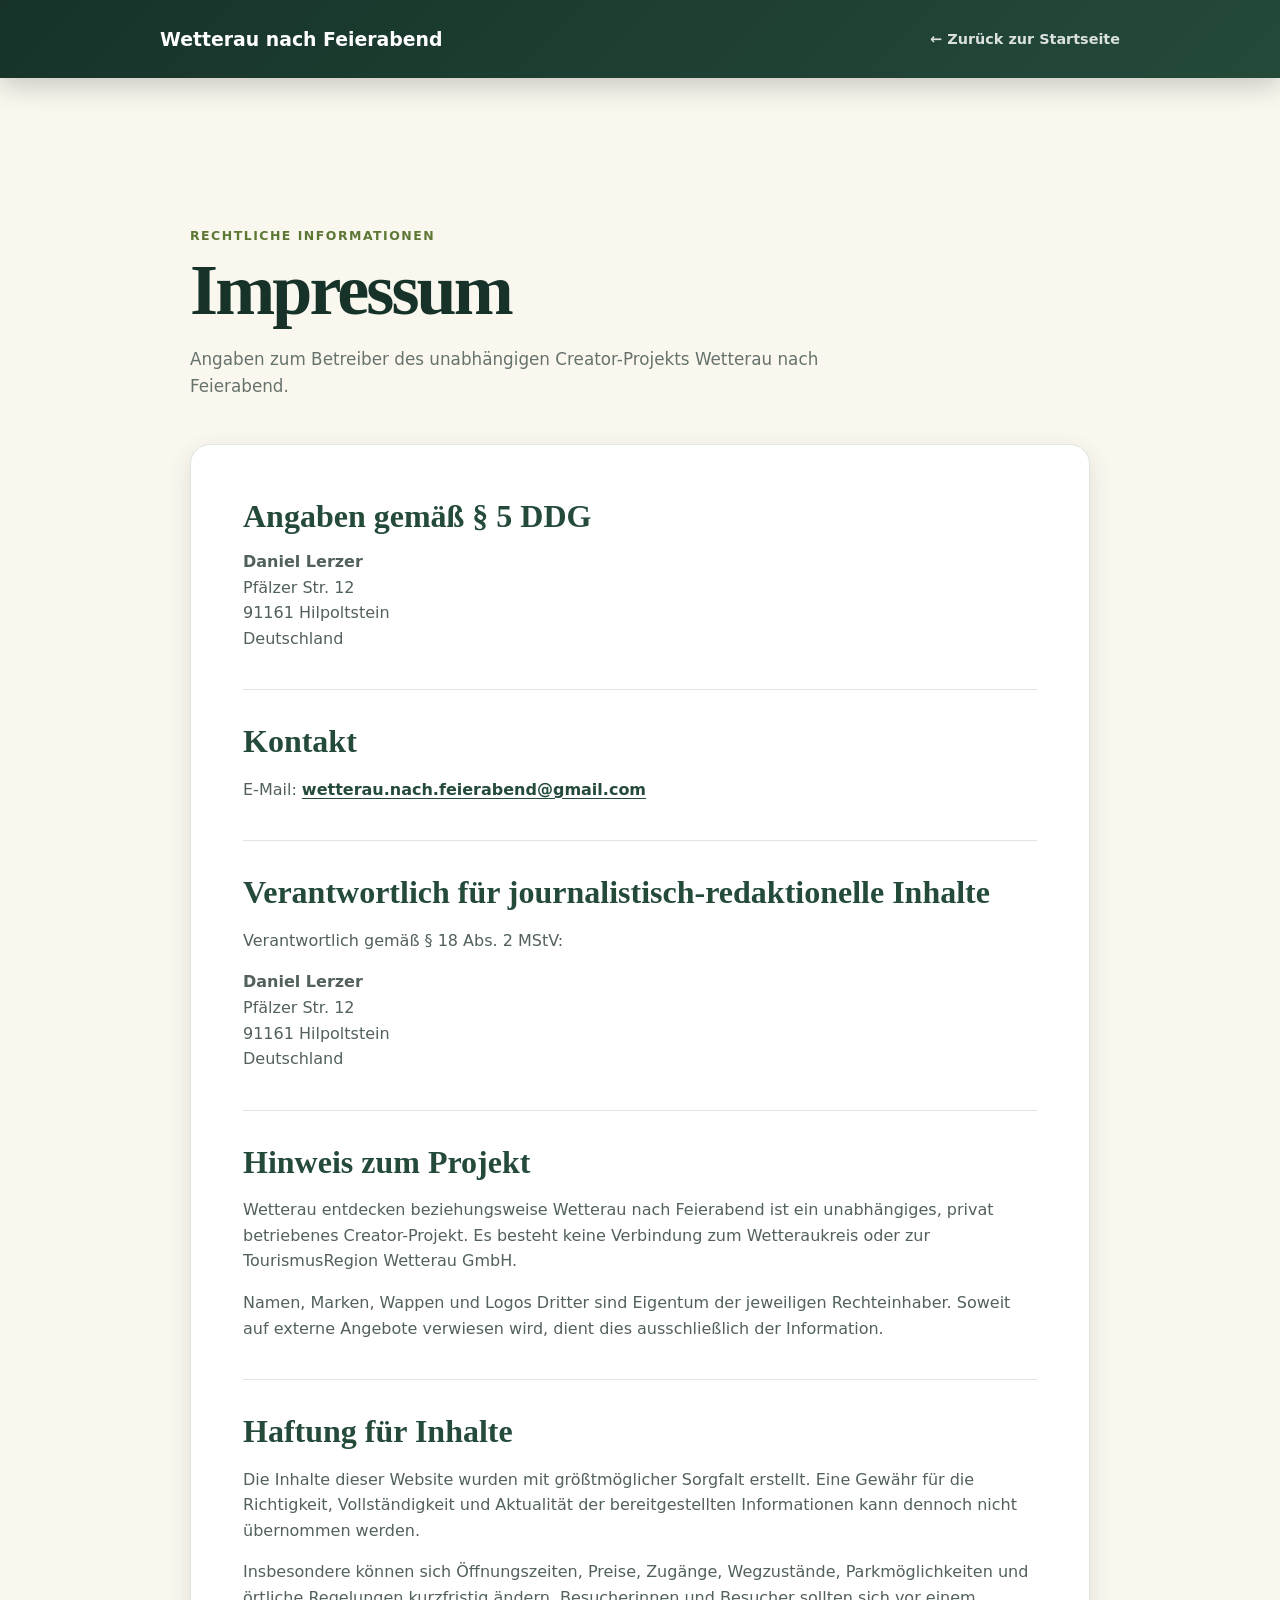
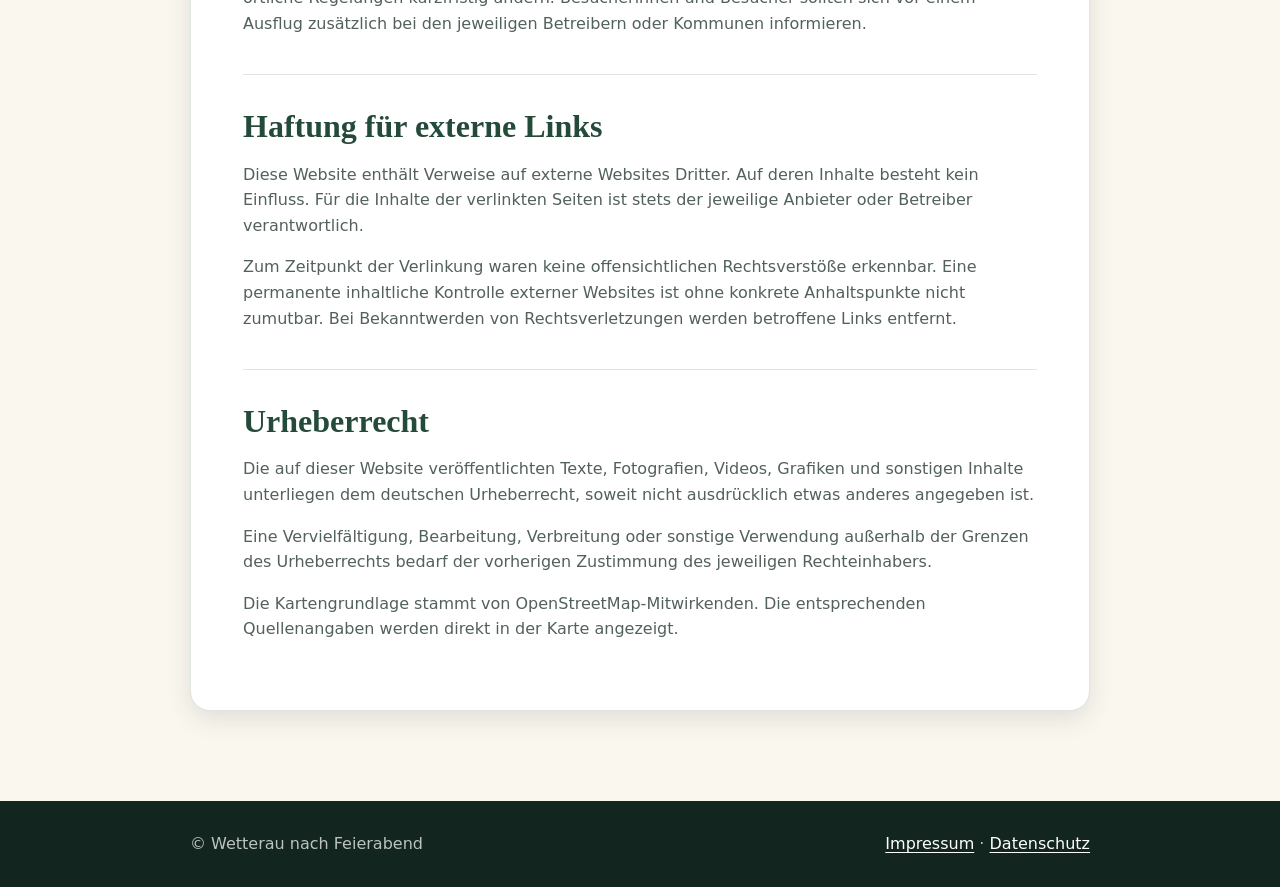
<file: impressum.html>
<!DOCTYPE html>
<html lang="de">
<head>
    <meta charset="UTF-8">

    <meta
        name="viewport"
        content="width=device-width, initial-scale=1.0"
    >

    <title>
        Impressum | Wetterau nach Feierabend
    </title>

    <meta
        name="description"
        content="Impressum von Wetterau nach Feierabend."
    >

    <meta name="robots" content="noindex, follow">
    <meta name="theme-color" content="#244a3a">

    <link
        rel="canonical"
        href="https://wetterau-nach-feierabend.info/impressum.html"
    >

    <meta name="theme-color" content="#244a3a">

    <link
    rel="icon"
    href="/favicon.png?v=6"
    type="image/png"
>

<link
    rel="stylesheet"
    href="/assets/css/style.css?v=20"
>

<link
    rel="stylesheet"
    href="/assets/css/navigation.css?v=6"
>

<link
    rel="stylesheet"
    href="/assets/css/legal.css?v=5"
>
</head>

<body class="legal-page has-solid-header">
    <header id="siteHeader"
    class="site-header site-header-solid legal-header">
        <nav
            class="legal-navigation"
            aria-label="Navigation der Rechtstexte"
        >
            <a class="legal-logo" href="./">
                Wetterau nach Feierabend
            </a>

            <a class="legal-back-link" href="./">
                ← Zurück zur Startseite
            </a>
        </nav>
    </header>

    <main class="legal-main">
        <div class="legal-intro">
            <p class="legal-eyebrow">
                Rechtliche Informationen
            </p>

            <h1>Impressum</h1>

            <p class="legal-summary">
                Angaben zum Betreiber des unabhängigen
                Creator-Projekts Wetterau nach Feierabend.
            </p>
        </div>

        <div class="legal-content">
            <section aria-labelledby="anbieter-title">
                <h2 id="anbieter-title">
                    Angaben gemäß § 5 DDG
                </h2>

                <address>
                    <strong>Daniel Lerzer</strong><br>
                    Pfälzer Str. 12<br>
                    91161 Hilpoltstein<br>
                    Deutschland
                </address>
            </section>

            <section aria-labelledby="kontakt-title">
                <h2 id="kontakt-title">
                    Kontakt
                </h2>

                <p>
                    E-Mail:
                    <a href="mailto:wetterau.nach.feierabend@gmail.com">
                        wetterau.nach.feierabend@gmail.com
                    </a>
                </p>
            </section>

            <section aria-labelledby="verantwortung-title">
                <h2 id="verantwortung-title">
                    Verantwortlich für journalistisch-redaktionelle
                    Inhalte
                </h2>

                <p>
                    Verantwortlich gemäß § 18 Abs. 2 MStV:
                </p>

                 <address>
                    <strong>Daniel Lerzer</strong><br>
                    Pfälzer Str. 12<br>
                    91161 Hilpoltstein<br>
                    Deutschland
                </address>
            </section>

            <section aria-labelledby="projekt-title">
                <h2 id="projekt-title">
                    Hinweis zum Projekt
                </h2>

                <p>
                    Wetterau entdecken beziehungsweise Wetterau nach
                    Feierabend ist ein unabhängiges, privat betriebenes
                    Creator-Projekt. Es besteht keine Verbindung zum
                    Wetteraukreis oder zur TourismusRegion Wetterau GmbH.
                </p>

                <p>
                    Namen, Marken, Wappen und Logos Dritter sind Eigentum
                    der jeweiligen Rechteinhaber. Soweit auf externe
                    Angebote verwiesen wird, dient dies ausschließlich
                    der Information.
                </p>
            </section>

            <section aria-labelledby="haftung-inhalte-title">
                <h2 id="haftung-inhalte-title">
                    Haftung für Inhalte
                </h2>

                <p>
                    Die Inhalte dieser Website wurden mit größtmöglicher
                    Sorgfalt erstellt. Eine Gewähr für die Richtigkeit,
                    Vollständigkeit und Aktualität der bereitgestellten
                    Informationen kann dennoch nicht übernommen werden.
                </p>

                <p>
                    Insbesondere können sich Öffnungszeiten, Preise,
                    Zugänge, Wegzustände, Parkmöglichkeiten und örtliche
                    Regelungen kurzfristig ändern. Besucherinnen und
                    Besucher sollten sich vor einem Ausflug zusätzlich
                    bei den jeweiligen Betreibern oder Kommunen
                    informieren.
                </p>
            </section>

            <section aria-labelledby="haftung-links-title">
                <h2 id="haftung-links-title">
                    Haftung für externe Links
                </h2>

                <p>
                    Diese Website enthält Verweise auf externe Websites
                    Dritter. Auf deren Inhalte besteht kein Einfluss.
                    Für die Inhalte der verlinkten Seiten ist stets der
                    jeweilige Anbieter oder Betreiber verantwortlich.
                </p>

                <p>
                    Zum Zeitpunkt der Verlinkung waren keine
                    offensichtlichen Rechtsverstöße erkennbar. Eine
                    permanente inhaltliche Kontrolle externer Websites
                    ist ohne konkrete Anhaltspunkte nicht zumutbar.
                    Bei Bekanntwerden von Rechtsverletzungen werden
                    betroffene Links entfernt.
                </p>
            </section>

            <section aria-labelledby="urheberrecht-title">
                <h2 id="urheberrecht-title">
                    Urheberrecht
                </h2>

                <p>
                    Die auf dieser Website veröffentlichten Texte,
                    Fotografien, Videos, Grafiken und sonstigen Inhalte
                    unterliegen dem deutschen Urheberrecht, soweit nicht
                    ausdrücklich etwas anderes angegeben ist.
                </p>

                <p>
                    Eine Vervielfältigung, Bearbeitung, Verbreitung oder
                    sonstige Verwendung außerhalb der Grenzen des
                    Urheberrechts bedarf der vorherigen Zustimmung des
                    jeweiligen Rechteinhabers.
                </p>

                <p>
                    Die Kartengrundlage stammt von
                    OpenStreetMap-Mitwirkenden. Die entsprechenden
                    Quellenangaben werden direkt in der Karte angezeigt.
                </p>
            </section>
        </div>
    </main>

    <footer class="legal-footer">
        <div class="legal-footer-content">
            <span>
                © Wetterau nach Feierabend
            </span>

            <div>
                <a href="./impressum.html">Impressum</a>
                ·
                <a href="./datenschutz.html">Datenschutz</a>
            </div>
        </div>
    </footer>
    <script src="/assets/js/navigation.js?v=6"></script>
</body>
</html>
</file>
<file: assets/css/style.css>
:root {
    --forest: #244a3a;
    --forest-dark: #173329;
    --apple: #789846;
    --apple-dark: #5d7835;
    --grain: #d3a449;
    --sand: #f2ead8;
    --sand-light: #faf7ef;
    --water: #5f8990;
    --paper: #fffdf8;
    --white: #ffffff;
    --text: #26332d;
    --muted: #66736d;
    --border: #dfe5df;
    --shadow: 0 16px 45px rgb(31 52 43 / 14%);
    --small-shadow: 0 8px 24px rgb(31 52 43 / 12%);
    --radius: 20px;
    --content-width: 1200px;
}

* {
    box-sizing: border-box;
}

html {
    scroll-behavior: smooth;
}

body {
    margin: 0;
    color: var(--text);
    background: var(--sand-light);
    font-family:
        Inter,
        ui-sans-serif,
        system-ui,
        -apple-system,
        BlinkMacSystemFont,
        "Segoe UI",
        sans-serif;
    line-height: 1.6;
}

img {
    display: block;
    max-width: 100%;
}

a {
    color: inherit;
}

button,
input,
select {
    font: inherit;
}

button,
a {
    -webkit-tap-highlight-color: transparent;
}

.skip-link {
    position: fixed;
    top: 12px;
    left: 12px;
    z-index: 9999;
    padding: 12px 18px;
    color: var(--white);
    background: var(--forest-dark);
    border-radius: 8px;
    text-decoration: none;
    transform: translateY(-150%);
    transition: transform 180ms ease;
}

.skip-link:focus {
    transform: translateY(0);
}

/*
 * Hero mit Video
 *
 * Reihenfolge:
 * 1. hero.png als Fallback
 * 2. Video
 * 3. dunkler Verlauf
 * 4. Navigation und Inhalt
 */
.hero {
    position: relative;
    width: 100%;
    height: 100vh;
    height: 100svh;
    min-height: 680px;
    overflow: hidden;
    color: var(--white);
    background:
        var(--forest-dark)
        url("../images/hero.png")
        center center / cover
        no-repeat;
}

.hero-video {
    position: absolute;
    inset: 0;
    z-index: 0;
    display: block;
    width: 100%;
    height: 100%;
    max-width: none;
    object-fit: cover;
    object-position: center center;
    pointer-events: none;
}

.hero-shade {
    position: absolute;
    inset: 0;
    z-index: 1;
    background:
        linear-gradient(
            100deg,
            rgb(17 43 33 / 88%) 0%,
            rgb(17 43 33 / 66%) 45%,
            rgb(17 43 33 / 30%) 100%
        );
    pointer-events: none;
}

.hero::after {
    position: absolute;
    right: 0;
    bottom: 0;
    left: 0;
    z-index: 2;
    height: 30%;
    background:
        linear-gradient(
            to bottom,
            transparent,
            rgb(17 43 33 / 38%)
        );
    content: "";
    pointer-events: none;
}

.hero-overlay {
    position: relative;
    z-index: 3;
    display: flex;
    width: 100%;
    height: 100%;
    min-height: 680px;
    padding: 24px;
    flex-direction: column;
}

.navigation {
    display: flex;
    width: min(100%, var(--content-width));
    margin: 0 auto;
    align-items: center;
    justify-content: space-between;
}

.logo {
    color: var(--white);
    font-size: 1.35rem;
    font-weight: 800;
    letter-spacing: -0.02em;
    text-decoration: none;
}

.menu {
    display: flex;
    gap: 28px;
    align-items: center;
}

.menu a {
    color: var(--white);
    font-weight: 650;
    text-decoration: none;
}

.menu a:hover,
.menu a:focus-visible {
    text-decoration: underline;
    text-underline-offset: 6px;
}

.hero-content {
    display: flex;
    width: min(100%, var(--content-width));
    margin: 0 auto;
    flex: 1;
    flex-direction: column;
    align-items: flex-start;
    justify-content: center;
}

.eyebrow,
.section-label {
    margin: 0 0 10px;
    color: var(--apple-dark);
    font-size: 0.82rem;
    font-weight: 800;
    letter-spacing: 0.13em;
    text-transform: uppercase;
}

.eyebrow {
    color: #e7efcf;
}

.hero-content h1 {
    max-width: 850px;
    margin: 0;
    font-family: Georgia, "Times New Roman", serif;
    font-size: clamp(2.7rem, 7vw, 5.8rem);
    font-weight: 700;
    letter-spacing: -0.045em;
    line-height: 0.98;
    text-wrap: balance;
}

.hero-description {
    max-width: 680px;
    margin: 28px 0 0;
    color: rgb(255 255 255 / 90%);
    font-size: clamp(1.05rem, 2vw, 1.35rem);
}

.hero-actions,
.social-actions {
    display: flex;
    gap: 14px;
    margin-top: 34px;
    flex-wrap: wrap;
}

/*
 * Buttons
 */
.button {
    display: inline-flex;
    min-height: 48px;
    padding: 13px 22px;
    border: 2px solid transparent;
    border-radius: 999px;
    align-items: center;
    justify-content: center;
    font-weight: 750;
    line-height: 1.2;
    text-decoration: none;
    transition:
        background-color 180ms ease,
        border-color 180ms ease,
        color 180ms ease,
        transform 180ms ease;
}

.button:hover {
    transform: translateY(-2px);
}

.button-primary {
    color: var(--forest-dark);
    background: var(--grain);
}

.button-primary:hover {
    background: #e2b75d;
}

.button-secondary {
    color: var(--white);
    background: rgb(255 255 255 / 8%);
    border-color: rgb(255 255 255 / 65%);
}

.button-secondary:hover {
    background: rgb(255 255 255 / 16%);
}

/*
 * Allgemeine Abschnitte
 */
section {
    width: min(100% - 32px, var(--content-width));
    margin: 0 auto;
}

.intro-section,
.map-section,
.locations-section,
.about-section {
    padding-top: 90px;
    padding-bottom: 90px;
}

.intro-grid {
    display: grid;
    grid-template-columns: 0.9fr 1.1fr;
    gap: clamp(32px, 7vw, 100px);
    align-items: start;
}

.intro-grid h2,
.section-heading h2,
.about-card h2,
.social-content h2 {
    margin: 0;
    font-family: Georgia, "Times New Roman", serif;
    font-size: clamp(2rem, 4.5vw, 3.7rem);
    font-weight: 700;
    letter-spacing: -0.035em;
    line-height: 1.08;
    text-wrap: balance;
}

.intro-copy {
    color: var(--muted);
    font-size: 1.08rem;
}

.intro-copy p:first-child {
    margin-top: 0;
}

.section-heading {
    max-width: 760px;
    margin: 0 auto 38px;
    text-align: center;
}

.section-heading > p:last-child {
    color: var(--muted);
}

/*
 * Neu auf der Karte
 */
.latest-section {
    width: min(100% - 32px, var(--content-width));
    margin: 0 auto;
    padding-top: 40px;
    padding-bottom: 90px;
    scroll-margin-top: 20px;
}

.latest-grid {
    display: grid;
    grid-template-columns: repeat(2, minmax(0, 1fr));
    gap: 28px;
}

.latest-loading {
    grid-column: 1 / -1;
    margin: 0;
    padding: 32px;
    color: var(--muted);
    background: var(--white);
    border: 1px solid var(--border);
    border-radius: var(--radius);
    text-align: center;
}

.latest-card {
    display: flex;
    overflow: hidden;
    min-width: 0;
    flex-direction: column;
    background: var(--white);
    border: 1px solid var(--border);
    border-radius: var(--radius);
    box-shadow: var(--small-shadow);
    transition:
        transform 180ms ease,
        box-shadow 180ms ease;
}

.latest-card:hover {
    box-shadow: var(--shadow);
    transform: translateY(-4px);
}

.latest-card-newest {
    border-color: rgb(211 164 73 / 65%);
}

.latest-card-image-wrapper {
    position: relative;
    overflow: hidden;
    aspect-ratio: 16 / 9;
    background: var(--sand);
}

.latest-card-image {
    width: 100%;
    height: 100%;
    object-fit: cover;
    transition: transform 350ms ease;
}

.latest-card:hover .latest-card-image {
    transform: scale(1.025);
}

.latest-new-badge {
    position: absolute;
    top: 16px;
    left: 16px;
    z-index: 1;
    padding: 7px 11px;
    color: var(--forest-dark);
    background: var(--grain);
    border: 2px solid rgb(255 255 255 / 78%);
    border-radius: 999px;
    box-shadow: 0 5px 16px rgb(17 43 33 / 20%);
    font-size: 0.72rem;
    font-weight: 850;
    letter-spacing: 0.08em;
    line-height: 1;
    text-transform: uppercase;
}

.latest-category-badge {
    position: absolute;
    right: 16px;
    bottom: 16px;
    z-index: 1;
    padding: 7px 11px;
    color: var(--white);
    background: rgb(23 51 41 / 90%);
    border: 1px solid rgb(255 255 255 / 35%);
    border-radius: 999px;
    box-shadow: 0 5px 16px rgb(17 43 33 / 20%);
    font-size: 0.72rem;
    font-weight: 800;
    line-height: 1;
    -webkit-backdrop-filter: blur(7px);
    backdrop-filter: blur(7px);
}

.latest-category-castle {
    background: rgb(23 51 41 / 92%);
}

.latest-category-nature {
    background: rgb(93 120 53 / 92%);
}

.latest-category-viewpoint {
    background: rgb(154 112 40 / 92%);
}

.latest-category-history {
    background: rgb(133 88 47 / 92%);
}

.latest-category-town {
    background: rgb(79 119 126 / 92%);
}

.latest-category-food {
    background: rgb(111 121 47 / 92%);
}

.latest-category-lgs {
    background: rgb(168 71 105 / 92%);
}

.latest-category-default {
    background: rgb(63 80 72 / 92%);
}

.latest-card-content {
    display: flex;
    height: 100%;
    padding: clamp(22px, 4vw, 32px);
    flex-direction: column;
}

.latest-card-meta {
    margin: 0 0 8px;
    color: var(--apple-dark);
    font-size: 0.75rem;
    font-weight: 800;
    letter-spacing: 0.06em;
    text-transform: uppercase;
}

.latest-card h3 {
    margin: 0;
    color: var(--forest-dark);
    font-family: Georgia, "Times New Roman", serif;
    font-size: clamp(1.65rem, 3vw, 2.25rem);
    letter-spacing: -0.025em;
    line-height: 1.1;
}

.latest-card-description {
    margin: 14px 0 18px;
    color: var(--muted);
    font-size: 0.98rem;
    line-height: 1.55;
}

.latest-card-facts,
.latest-card-tags {
    display: flex;
    gap: 7px;
    margin: 0 0 18px;
    padding: 0;
    flex-wrap: wrap;
    list-style: none;
}

.latest-card-facts li {
    padding: 5px 9px;
    color: var(--forest);
    background: var(--sand);
    border-radius: 999px;
    font-size: 0.74rem;
    font-weight: 750;
}

.latest-card-tags li {
    padding: 4px 8px;
    color: var(--forest);
    background: rgb(120 152 70 / 10%);
    border: 1px solid rgb(120 152 70 / 28%);
    border-radius: 999px;
    font-size: 0.7rem;
    font-weight: 700;
}

.latest-card-actions {
    display: flex;
    gap: 10px;
    margin-top: auto;
    flex-wrap: wrap;
}

.latest-map-button,
.latest-external-link {
    display: inline-flex;
    min-height: 44px;
    padding: 10px 15px;
    border-radius: 10px;
    align-items: center;
    justify-content: center;
    cursor: pointer;
    font-size: 0.84rem;
    font-weight: 750;
    line-height: 1.15;
    text-decoration: none;
    transition:
        background-color 180ms ease,
        color 180ms ease,
        transform 180ms ease;
}

.latest-map-button {
    color: var(--white);
    background: var(--forest);
    border: 1px solid var(--forest);
}

.latest-map-button:hover {
    background: var(--forest-dark);
    transform: translateY(-1px);
}

.latest-external-link {
    color: #7a244f;
    background: #fbeaf2;
    border: 1px solid #c95d91;
}

.latest-external-link:hover {
    background: #f6d3e3;
    transform: translateY(-1px);
}

.latest-map-button:focus-visible,
.latest-external-link:focus-visible {
    outline: 3px solid rgb(211 164 73 / 45%);
    outline-offset: 3px;
}

/*
 * Kartenbereich
 */
.map-section {
    width: 100%;
    max-width: none;
    margin: 0 auto;
    padding-right: 0;
    padding-left: 0;
    scroll-margin-top: 20px;
}

.map-section .section-heading {
    width: min(90vw, 900px);
    margin-right: auto;
    margin-left: auto;
}

.map-wrapper {
    position: relative;
    width: 90vw;
    margin-right: auto;
    margin-left: auto;
    background: var(--white);
    border: 1px solid var(--border);
    border-radius: var(--radius);
    box-shadow: var(--shadow);
}

#map {
    position: relative;
    z-index: 1;
    width: 100%;
    height: 70vh;
    height: 70dvh;
    min-height: 480px;
    background: #dce8df;
    border-radius: var(--radius) var(--radius) 0 0;
    touch-action: pan-x pan-y;
}

.map-status {
    position: absolute;
    top: 18px;
    left: 50%;
    z-index: 1001;
    max-width: calc(100% - 40px);
    margin: 0;
    padding: 9px 14px;
    color: var(--white);
    background: rgb(23 51 41 / 92%);
    border-radius: 999px;
    font-size: 0.85rem;
    pointer-events: none;
    transform: translateX(-50%);
}

.map-status[hidden] {
    display: none;
}

.map-error {
    display: flex;
    padding: 30px;
    align-items: center;
    justify-content: center;
    color: #842029;
    background: #f8d7da;
    text-align: center;
}

/*
 * Kartenlegende
 */
.map-legend {
    display: flex;
    gap: 10px;
    padding: 16px 20px;
    flex-wrap: wrap;
    align-items: center;
    justify-content: center;
    color: var(--muted);
    background: var(--paper);
    border-top: 1px solid var(--border);
    border-radius: 0 0 var(--radius) var(--radius);
}

.legend-chip,
.map-legend > span {
    display: inline-flex;
    gap: 7px;
    min-height: 36px;
    padding: 6px 12px;
    align-items: center;
    color: var(--text);
    background: var(--white);
    border: 1px solid var(--border);
    border-radius: 999px;
    font-size: 0.82rem;
    font-weight: 750;
    line-height: 1;
}

.legend-castle {
    border-color: #386653;
    background: #edf4f0;
}

.legend-nature {
    border-color: #789846;
    background: #f1f6e8;
}

.legend-town {
    border-color: #5f8990;
    background: #edf5f6;
}

.legend-history {
    border-color: #986b37;
    background: #f8f0e6;
}

.legend-lgs {
    border-color: #b55b78;
    background: #faedf2;
}

.legend-region {
    border-color: var(--grain);
    background:
        linear-gradient(
            135deg,
            rgb(211 164 73 / 20%),
            rgb(120 152 70 / 14%)
        );
}

/*
 * Leaflet
 */
.leaflet-container {
    z-index: 1;
    font-family:
        Inter,
        ui-sans-serif,
        system-ui,
        sans-serif;
}

.leaflet-container img {
    max-width: none !important;
}

.leaflet-tile {
    max-width: none !important;
}

.leaflet-control-attribution {
    font-size: 0.68rem;
}

/*
 * Emoji-Marker
 */
.weather-marker-wrapper {
    background: transparent;
    border: 0;
}

.emoji-marker {
    display: flex;
    width: 46px;
    height: 46px;
    border: 3px solid var(--white);
    border-radius: 50%;
    align-items: center;
    justify-content: center;
    background: var(--forest);
    box-shadow: 0 6px 16px rgb(0 0 0 / 25%);
    cursor: pointer;
    font-size: 22px;
    transition:
        transform 150ms ease,
        box-shadow 150ms ease;
}

.emoji-marker:hover {
    box-shadow: 0 10px 22px rgb(0 0 0 / 35%);
    transform: scale(1.12);
}

.marker-castle {
    background: linear-gradient(145deg, #386653, #173329);
}

.marker-nature {
    background: linear-gradient(145deg, #a4bf64, #5d7835);
}

.marker-viewpoint {
    background: linear-gradient(145deg, #e0b354, #9a7028);
}

.marker-history {
    background: linear-gradient(145deg, #c79555, #85582f);
}

.marker-town {
    background: linear-gradient(145deg, #84acb1, #4f777e);
}

.marker-food {
    background: linear-gradient(145deg, #b7a24f, #6f792f);
}

.marker-lgs {
    background: linear-gradient(145deg, #dd89a5, #a84769);
}

.marker-default {
    background: linear-gradient(145deg, #708178, #3f5048);
}

/*
 * Beschriftung des Wetteraukreises
 */
.region-label-wrapper {
    background: transparent;
    border: 0;
}

.region-label {
    display: inline-flex;
    gap: 7px;
    width: max-content;
    padding: 8px 14px;
    align-items: center;
    justify-content: center;
    color: var(--forest-dark);
    background: rgb(255 253 248 / 88%);
    border: 2px solid rgb(36 74 58 / 65%);
    border-radius: 999px;
    box-shadow: 0 5px 15px rgb(23 51 41 / 18%);
    font-size: 0.85rem;
    font-weight: 800;
    letter-spacing: 0.02em;
    white-space: nowrap;
    -webkit-backdrop-filter: blur(6px);
    backdrop-filter: blur(6px);
}

/*
 * Marker-Hover-Vorschau
 */
.leaflet-pane.leaflet-tooltip-pane {
    overflow: visible !important;
}

.location-preview-tooltip.leaflet-tooltip {
    max-width: calc(100vw - 40px);
    padding: 0;
    color: var(--text);
    background: transparent;
    border: 0;
    border-radius: 14px;
    box-shadow: none;
    white-space: normal;
    opacity: 1;
}

.location-preview-tooltip.leaflet-tooltip-top::before {
    border-top-color: var(--paper);
}

.location-preview-tooltip.leaflet-tooltip-bottom::before {
    border-bottom-color: var(--paper);
}

.marker-hover-card {
    overflow: hidden;
    width: 260px;
    max-width: calc(100vw - 40px);
    margin: 0;
    color: var(--text);
    background: rgb(255 253 248 / 98%);
    border: 1px solid rgb(36 74 58 / 18%);
    border-radius: 14px;
    box-shadow:
        0 18px 45px rgb(17 43 33 / 25%),
        0 4px 12px rgb(17 43 33 / 14%);
    -webkit-backdrop-filter: blur(8px);
    backdrop-filter: blur(8px);
}

.marker-hover-card img {
    width: 100%;
    height: 120px;
    object-fit: cover;
}

.marker-hover-body {
    padding: 12px 14px 14px;
}

.marker-hover-cat {
    display: block;
    margin-bottom: 3px;
    color: var(--apple-dark);
    font-size: 0.68rem;
    font-weight: 850;
    letter-spacing: 0.08em;
    text-transform: uppercase;
}

.marker-hover-body strong {
    display: block;
    margin: 0;
    color: var(--forest-dark);
    font-family: Georgia, "Times New Roman", serif;
    font-size: 1.12rem;
    line-height: 1.2;
}

.marker-hover-body small {
    display: block;
    margin-top: 3px;
    color: var(--muted);
    font-size: 0.76rem;
    font-weight: 700;
}

.marker-hover-body p {
    display: -webkit-box;
    overflow: hidden;
    margin: 7px 0 0;
    color: var(--muted);
    font-size: 0.8rem;
    line-height: 1.4;
    -webkit-box-orient: vertical;
    -webkit-line-clamp: 2;
}

.marker-hover-hint {
    display: block;
    margin-top: 9px;
    color: var(--forest);
    font-size: 0.7rem;
    font-weight: 800;
}

/*
 * Karten-Popup
 */
.leaflet-popup-content-wrapper {
    overflow: hidden;
    padding: 0;
    border-radius: 16px;
    box-shadow: var(--shadow);
}

.leaflet-popup-content {
    width: auto !important;
    margin: 0;
}

.map-popup {
    width: 270px;
    max-width: 100%;
    background: var(--paper);
}

.map-popup-image {
    width: 100%;
    height: 140px;
    object-fit: cover;
}

.map-popup > *:not(.map-popup-image) {
    margin-right: 15px;
    margin-left: 15px;
}

.map-popup .popup-category {
    margin-top: 12px;
    margin-bottom: 4px;
    color: var(--apple-dark);
    font-size: 0.72rem;
    font-weight: 800;
    text-transform: uppercase;
}

.map-popup h3 {
    margin-top: 0;
    margin-bottom: 4px;
    color: var(--forest);
    font-family: Georgia, "Times New Roman", serif;
    font-size: 1.22rem;
    line-height: 1.2;
}

.popup-location {
    margin-top: 4px;
    margin-bottom: 6px;
    color: var(--muted);
    font-size: 0.78rem;
    font-weight: 700;
}

.popup-description {
    margin-top: 6px;
    margin-bottom: 10px;
    color: var(--muted);
    font-size: 0.84rem;
    line-height: 1.4;
}

.popup-facts {
    display: flex;
    gap: 6px;
    margin-top: 0;
    margin-bottom: 12px;
    padding: 0;
    flex-wrap: wrap;
    list-style: none;
}

.popup-facts li {
    padding: 4px 8px;
    color: var(--forest);
    background: var(--sand);
    border-radius: 999px;
    font-size: 0.7rem;
    font-weight: 700;
}

.popup-button {
    display: flex;
    min-height: 38px;
    margin-top: 10px;
    margin-bottom: 15px;
    padding: 8px 12px;
    align-items: center;
    justify-content: center;
    color: var(--white) !important;
    background: var(--forest);
    border-radius: 8px;
    font-size: 0.82rem;
    font-weight: 750;
    text-decoration: none;
}

.popup-button:hover {
    background: var(--forest-dark);
}

/*
 * Suche und Filter
 */
.locations-section {
    scroll-margin-top: 20px;
}

.search-panel {
    display: grid;
    grid-template-columns:
        minmax(260px, 1.5fr)
        minmax(220px, 1fr)
        auto;
    gap: 18px;
    padding: 24px;
    align-items: end;
    background: var(--white);
    border: 1px solid var(--border);
    border-radius: var(--radius);
    box-shadow: var(--small-shadow);
}

.form-group {
    display: flex;
    gap: 7px;
    flex-direction: column;
}

.form-group label {
    color: var(--forest);
    font-size: 0.88rem;
    font-weight: 750;
}

.form-group input,
.form-group select {
    width: 100%;
    min-height: 50px;
    padding: 12px 14px;
    color: var(--text);
    background: var(--paper);
    border: 1px solid #bdc9c1;
    border-radius: 10px;
}

.form-group input:focus,
.form-group select:focus {
    border-color: var(--apple-dark);
    outline: 3px solid rgb(120 152 70 / 20%);
}

.reset-button,
.card-map-button {
    min-height: 50px;
    padding: 12px 18px;
    color: var(--white);
    background: var(--forest);
    border: 0;
    border-radius: 10px;
    cursor: pointer;
    font-weight: 750;
    transition:
        background-color 180ms ease,
        transform 180ms ease;
}

.reset-button:hover,
.card-map-button:hover {
    background: var(--forest-dark);
    transform: translateY(-1px);
}

/*
 * Ergebnisliste
 */
.results-header {
    display: flex;
    margin: 32px 0 18px;
    align-items: center;
    justify-content: space-between;
}

.result-count {
    margin: 0;
    color: var(--muted);
    font-weight: 700;
}

.results-grid {
    display: grid;
    grid-template-columns: repeat(3, minmax(0, 1fr));
    gap: 24px;
}

.result-card {
    display: flex;
    overflow: hidden;
    min-width: 0;
    flex-direction: column;
    background: var(--white);
    border: 1px solid var(--border);
    border-radius: var(--radius);
    box-shadow: var(--small-shadow);
    transition:
        transform 180ms ease,
        box-shadow 180ms ease;
}

.result-card:hover {
    box-shadow: var(--shadow);
    transform: translateY(-4px);
}

.result-card-image {
    width: 100%;
    height: 210px;
    object-fit: cover;
}

.result-card-content {
    display: flex;
    height: 100%;
    padding: 22px;
    flex-direction: column;
}

.result-card-category {
    margin: 0 0 6px;
    color: var(--apple-dark);
    font-size: 0.77rem;
    font-weight: 800;
    letter-spacing: 0.09em;
    text-transform: uppercase;
}

.result-card h3 {
    margin: 0;
    color: var(--forest);
    font-family: Georgia, "Times New Roman", serif;
    font-size: 1.55rem;
    line-height: 1.2;
}

.result-card-location {
    margin: 8px 0;
    color: var(--muted);
    font-size: 0.92rem;
    font-weight: 650;
}

.result-card-description {
    margin: 8px 0 18px;
    color: var(--muted);
}

.result-card-facts {
    display: flex;
    gap: 7px;
    margin: 0 0 20px;
    padding: 0;
    flex-wrap: wrap;
    list-style: none;
}

.result-card-facts li {
    padding: 5px 9px;
    color: var(--forest);
    background: var(--sand);
    border-radius: 999px;
    font-size: 0.78rem;
    font-weight: 700;
}

.result-card-actions {
    display: flex;
    gap: 10px;
    margin-top: auto;
    flex-wrap: wrap;
}

.card-map-button {
    min-height: 43px;
    font-size: 0.88rem;
}

.card-external-link {
    display: inline-flex;
    min-height: 43px;
    padding: 10px 14px;
    align-items: center;
    color: var(--forest);
    border: 1px solid var(--forest);
    border-radius: 10px;
    font-size: 0.88rem;
    font-weight: 750;
    text-decoration: none;
    transition:
        background-color 180ms ease,
        transform 180ms ease;
}

.card-external-link:hover {
    background: var(--sand);
    transform: translateY(-1px);
}

.empty-results,
.notice {
    grid-column: 1 / -1;
    padding: 30px;
    color: var(--muted);
    background: var(--white);
    border: 1px solid var(--border);
    border-radius: var(--radius);
    text-align: center;
}

/*
 * Social Media
 */
.social-section {
    width: 100%;
    max-width: none;
    padding: 90px 24px;
    color: var(--white);
    background:
        linear-gradient(
            130deg,
            var(--forest-dark),
            var(--forest)
        );
}

.social-content {
    width: min(100%, 850px);
    margin: 0 auto;
    text-align: center;
}

.social-content p:not(.section-label) {
    max-width: 680px;
    margin: 22px auto 0;
    color: rgb(255 255 255 / 80%);
}

.section-label-light {
    color: #dcebbb;
}

.social-actions {
    justify-content: center;
}

.button-light {
    color: var(--forest-dark);
    background: var(--white);
}

.button-light:hover {
    background: var(--sand);
}

.button-outline-light {
    color: var(--white);
    border-color: rgb(255 255 255 / 65%);
}

.button-outline-light:hover {
    background: rgb(255 255 255 / 10%);
}

/*
 * Projektbereich
 */
.about-section {
    scroll-margin-top: 20px;
}

.about-card {
    display: grid;
    grid-template-columns: 0.9fr 1.1fr;
    gap: clamp(32px, 7vw, 90px);
    padding: clamp(28px, 6vw, 70px);
    background: var(--sand);
    border-radius: var(--radius);
}

.about-card p {
    color: #59645e;
}

.about-card div:last-child p:first-child {
    margin-top: 0;
}

/*
 * Footer
 */
footer {
    padding: 55px 24px 24px;
    color: rgb(255 255 255 / 80%);
    background: #12261f;
}

.footer-content {
    display: flex;
    width: min(100%, var(--content-width));
    margin: 0 auto;
    gap: 40px;
    justify-content: space-between;
}

.footer-content strong {
    color: var(--white);
    font-size: 1.25rem;
}

.footer-links {
    display: flex;
    gap: 20px;
    flex-wrap: wrap;
}

.footer-links a {
    color: var(--white);
    text-underline-offset: 4px;
}

.footer-links a:hover {
    color: var(--grain);
}

.copyright {
    width: min(100%, var(--content-width));
    margin: 40px auto 0;
    padding-top: 20px;
    border-top: 1px solid rgb(255 255 255 / 15%);
    font-size: 0.85rem;
}

/*
 * Tags in Karten, Popup und Hover
 */
.result-card-tags,
.popup-tags,
.marker-hover-tags {
    display: flex;
    gap: 6px;
    margin: 0 0 18px;
    padding: 0;
    flex-wrap: wrap;
    list-style: none;
}

.result-card-tags li,
.popup-tags li,
.marker-hover-tags li {
    max-width: 100%;
    padding: 4px 8px;
    overflow: hidden;
    color: var(--forest);
    background: rgb(120 152 70 / 12%);
    border: 1px solid rgb(120 152 70 / 28%);
    border-radius: 999px;
    font-size: 0.7rem;
    font-weight: 700;
    line-height: 1.2;
    text-overflow: ellipsis;
    white-space: nowrap;
}

.popup-tags {
    margin-right: 15px;
    margin-bottom: 12px;
    margin-left: 15px;
}

.marker-hover-tags {
    gap: 4px;
    margin-top: 9px;
    margin-bottom: 0;
}

.marker-hover-tags li {
    padding: 3px 6px;
    font-size: 0.62rem;
}

/*
 * Verfügbare Medien im Hover
 */
.marker-hover-media {
    display: flex;
    gap: 5px;
    margin-top: 9px;
    flex-wrap: wrap;
}

.marker-hover-media span {
    padding: 4px 7px;
    color: var(--forest-dark);
    background: var(--sand);
    border-radius: 999px;
    font-size: 0.64rem;
    font-weight: 750;
}

/*
 * Social-Media-Links im Karten-Popup
 */
.popup-social-links {
    display: grid;
    gap: 7px;
    margin: 12px 15px 15px;
    grid-template-columns: repeat(2, minmax(0, 1fr));
}

.popup-social-link {
    display: inline-flex;
    gap: 6px;
    min-height: 38px;
    padding: 8px 10px;
    align-items: center;
    justify-content: center;
    border: 1px solid transparent;
    border-radius: 9px;
    font-size: 0.76rem;
    font-weight: 750;
    line-height: 1.1;
    text-align: center;
    text-decoration: none;
}

.popup-instagram-link {
    color: #7a244f !important;
    background: #fbeaf2;
    border-color: #db88ad;
}

.popup-instagram-link:hover {
    background: #f6d3e3;
}

.popup-youtube-link {
    color: #8c1a1a !important;
    background: #ffebeb;
    border-color: #e39797;
}

.popup-youtube-link:hover {
    background: #ffdada;
}

.popup-website-link {
    color: var(--forest-dark) !important;
    background: var(--sand);
    border-color: rgb(36 74 58 / 28%);
}

.popup-website-link:hover {
    background: #e8dec8;
}

/*
 * Unterschiedliche Social-Media-Buttons in den Ergebnis-Karten
 */
.card-external-link {
    gap: 6px;
}

.card-instagram-link {
    color: #7a244f;
    background: #fbeaf2;
    border-color: #c95d91;
}

.card-instagram-link:hover {
    background: #f6d3e3;
}

.card-youtube-link {
    color: #8c1a1a;
    background: #ffebeb;
    border-color: #d65d5d;
}

.card-youtube-link:hover {
    background: #ffdada;
}

.card-website-link {
    color: var(--forest);
    background: var(--paper);
    border-color: var(--forest);
}

.card-website-link:hover {
    background: var(--sand);
}

/*
 * Tablets
 */
@media (max-width: 900px) {
    .results-grid {
        grid-template-columns: repeat(2, minmax(0, 1fr));
    }

    .search-panel {
        grid-template-columns: 1fr 1fr;
    }

    .reset-button {
        grid-column: 1 / -1;
    }
}

/*
 * Smartphones und kleine Tablets
 */
@media (max-width: 720px) {

    .latest-section {
    padding-top: 20px;
    padding-bottom: 65px;
}

.latest-grid {
    grid-template-columns: 1fr;
}

.latest-card-image-wrapper {
    aspect-ratio: 16 / 10;
}
    
    .hero {
        height: 100vh;
        height: 100svh;
        min-height: 680px;
    }

    .hero-overlay {
        height: 100%;
        min-height: 680px;
        padding: 20px;
    }

    .hero-video {
        width: 100%;
        height: 100%;
        object-fit: cover;
        object-position: center center;
    }

    .hero-shade {
        background:
            linear-gradient(
                180deg,
                rgb(17 43 33 / 84%) 0%,
                rgb(17 43 33 / 42%) 38%,
                rgb(17 43 33 / 78%) 100%
            );
    }

    .navigation {
        align-items: flex-start;
        flex-direction: column;
    }

    .menu {
        gap: 15px;
        margin-top: 18px;
        flex-wrap: wrap;
    }

    .hero-content {
        width: 100%;
        min-height: 0;
        justify-content: center;
    }

    .intro-grid,
    .about-card {
        grid-template-columns: 1fr;
    }

    .intro-section,
    .map-section,
    .locations-section,
    .about-section {
        padding-top: 65px;
        padding-bottom: 65px;
    }

    .map-wrapper {
        width: 94vw;
        border-radius: 16px;
    }

    .map-section .section-heading {
        width: 94vw;
    }

    #map {
        height: 65vh;
        height: 65dvh;
        min-height: 420px;
    }

    .search-panel,
    .results-grid {
        grid-template-columns: 1fr;
    }

    .reset-button {
        grid-column: auto;
    }

    .footer-content {
        flex-direction: column;
    }
}

/*
 * Kleine Smartphones
 */
@media (max-width: 480px) {
    .latest-card-actions {
    flex-direction: column;
}

.latest-map-button,
.latest-external-link {
    width: 100%;
}

.latest-card-content {
    padding: 22px;
}
    
    .hero {
        min-height: 700px;
    }

    .hero-overlay {
        min-height: 700px;
        padding: 18px;
    }

    .hero-video {
        object-position: center center;
    }

    .hero-content h1 {
        font-size: clamp(2.45rem, 12vw, 3.5rem);
    }

    .hero-actions,
    .social-actions {
        flex-direction: column;
        align-items: stretch;
    }

    .button {
        width: 100%;
    }

    #map {
        height: 60vh;
        height: 60dvh;
        min-height: 380px;
    }

    .map-legend {
        gap: 8px;
        padding: 12px;
        justify-content: flex-start;
    }

    .legend-chip,
    .map-legend > span {
        min-height: 32px;
        padding: 4px 8px;
        font-size: 0.74rem;
    }

    .emoji-marker {
        width: 42px;
        height: 42px;
        font-size: 20px;
    }

    .marker-hover-card {
        width: 220px;
    }

    .result-card-image {
        height: 180px;
    }

    .popup-social-links {
        grid-template-columns: 1fr;
    }

    .result-card-tags li {
        font-size: 0.66rem;
    }
}

/*
 * Touch-Geräte: kein Hover
 */
@media (hover: none), (pointer: coarse) {
    .location-preview-tooltip {
        display: none !important;
    }

    .emoji-marker:hover {
        transform: none;
    }
}

/*
 * Reduzierte Bewegung:
 * Video ausblenden und hero.jpg verwenden.
 */
@media (prefers-reduced-motion: reduce) {
    html {
        scroll-behavior: auto;
    }

    .hero-video {
        display: none;
    }

    *,
    *::before,
    *::after {
        scroll-behavior: auto !important;
        transition-duration: 0.01ms !important;
    }
}

/*
 * Links zu ausführlichen Ortsseiten
 */
.latest-detail-link,
.card-detail-link,
.popup-detail-link {
    display: inline-flex;
    gap: 7px;
    align-items: center;
    justify-content: center;
    color: var(--white);
    background: var(--forest);
    border: 1px solid var(--forest);
    border-radius: 10px;
    font-weight: 800;
    line-height: 1.15;
    text-align: center;
    text-decoration: none;
    transition:
        background-color 180ms ease,
        border-color 180ms ease,
        color 180ms ease,
        transform 180ms ease;
}

.latest-detail-link:hover,
.card-detail-link:hover,
.popup-detail-link:hover {
    color: var(--white);
    background: var(--forest-dark);
    border-color: var(--forest-dark);
    transform: translateY(-1px);
}

.latest-detail-link {
    min-height: 44px;
    padding: 10px 15px;
    font-size: 0.84rem;
}

.card-detail-link {
    min-height: 43px;
    padding: 10px 14px;
    font-size: 0.88rem;
}

.popup-detail-link {
    width: calc(100% - 30px);
    min-height: 40px;
    margin: 4px 15px 12px;
    padding: 9px 12px;
    font-size: 0.78rem;
}

.latest-detail-link:focus-visible,
.card-detail-link:focus-visible,
.popup-detail-link:focus-visible {
    outline: 3px solid rgb(211 164 73 / 45%);
    outline-offset: 3px;
}

/*
 * Kartenbuttons als sekundäre Aktion
 */
.latest-map-button {
    color: var(--forest);
    background: var(--white);
    border: 1px solid var(--forest);
}

.latest-map-button:hover {
    color: var(--white);
    background: var(--forest);
}

.card-map-button {
    color: var(--forest);
    background: var(--white);
    border: 1px solid var(--forest);
}

.card-map-button:hover {
    color: var(--white);
    background: var(--forest);
}

/*
 * Auf kleinen Displays volle Buttonbreite
 */
@media (max-width: 480px) {
    .latest-detail-link,
    .latest-map-button,
    .latest-external-link,
    .card-detail-link,
    .card-map-button,
    .card-external-link {
        width: 100%;
    }
}

/*
 * Filterleiste unter der Karte
 */
.map-controls {
    padding: 16px 20px;
    background: var(--paper);
    border-top: 1px solid var(--border);
    border-radius: 0 0 var(--radius) var(--radius);
}

.map-filter-bar {
    display: flex;
    gap: 9px;
    flex-wrap: wrap;
    align-items: center;
    justify-content: center;
}

.map-filter-chip {
    display: inline-flex;
    gap: 7px;
    min-height: 38px;
    padding: 7px 13px;
    align-items: center;
    color: var(--muted);
    background: var(--white);
    border: 1px solid var(--border);
    border-radius: 999px;
    cursor: pointer;
    font-size: 0.82rem;
    font-weight: 750;
    line-height: 1;
    opacity: 0.68;
    transition:
        color 160ms ease,
        background-color 160ms ease,
        border-color 160ms ease,
        box-shadow 160ms ease,
        opacity 160ms ease,
        transform 160ms ease;
}

.map-filter-chip:hover {
    opacity: 1;
    transform: translateY(-1px);
}

.map-filter-chip.is-active {
    color: var(--white);
    background: var(--forest);
    border-color: var(--forest);
    box-shadow: 0 5px 14px rgb(23 51 41 / 18%);
    opacity: 1;
}

.map-filter-chip[hidden] {
    display: none;
}

.map-region-note {
    display: flex;
    gap: 8px;
    margin-top: 13px;
    align-items: center;
    justify-content: center;
    color: var(--muted);
    font-size: 0.76rem;
    font-weight: 650;
}

.map-region-swatch {
    display: inline-block;
    width: 24px;
    height: 14px;
    background: rgb(211 164 73 / 20%);
    border: 2px solid #244a3a;
    border-radius: 4px;
}

@media (max-width: 480px) {
    .map-controls {
        padding: 13px;
    }

    .map-filter-bar {
        justify-content: flex-start;
    }

    .map-filter-chip {
        min-height: 34px;
        padding: 6px 10px;
        font-size: 0.76rem;
    }

    .map-region-note {
        justify-content: flex-start;
    }
}
</file>
<file: assets/css/navigation.css>
:root {
    --header-height: 78px;
}

.site-header {
    position: fixed;
    top: 0;
    right: 0;
    left: 0;
    z-index: 5000;
    width: 100%;
    min-height: var(--header-height);
    color: var(--white);
    background-color: transparent;
    transition:
        background-color 220ms ease,
        box-shadow 220ms ease,
        backdrop-filter 220ms ease,
        -webkit-backdrop-filter 220ms ease;
}

.site-header.is-scrolled,
.site-header.is-menu-open,
.site-header.site-header-solid {
    background-color: rgb(18 38 31 / 97%);
    box-shadow: 0 8px 28px rgb(0 0 0 / 20%);
    -webkit-backdrop-filter: blur(12px);
    backdrop-filter: blur(12px);
}

.site-navigation {
    display: flex;
    width: min(100% - 40px, var(--content-width));
    min-height: var(--header-height);
    margin: 0 auto;
    gap: 30px;
    align-items: center;
    justify-content: space-between;
}

.site-logo {
    position: relative;
    z-index: 5002;
    color: var(--white);
    font-size: 1.25rem;
    font-weight: 850;
    letter-spacing: -0.025em;
    line-height: 1.1;
    text-decoration: none;
    text-shadow: 0 2px 12px rgb(0 0 0 / 30%);
}

.site-menu {
    display: flex;
    gap: 26px;
    align-items: center;
}

.site-menu > a,
.site-dropdown-toggle {
    display: inline-flex;
    min-height: 44px;
    padding: 8px 0;
    align-items: center;
    color: var(--white);
    background: transparent;
    border: 0;
    cursor: pointer;
    font-size: 0.92rem;
    font-weight: 720;
    text-decoration: none;
}

.site-menu > a:hover,
.site-menu > a:focus-visible,
.site-dropdown-toggle:hover,
.site-dropdown-toggle:focus-visible {
    color: #f2d48b;
}

.site-menu > a:focus-visible,
.site-dropdown-toggle:focus-visible,
.menu-toggle:focus-visible {
    outline: 3px solid rgb(211 164 73 / 55%);
    outline-offset: 4px;
}

.site-dropdown {
    position: relative;
}

.site-dropdown-toggle {
    gap: 7px;
}

.site-dropdown-arrow {
    display: inline-block;
    font-size: 0.7rem;
    transition: transform 180ms ease;
}

.site-dropdown.is-open .site-dropdown-arrow {
    transform: rotate(180deg);
}

.site-dropdown-panel {
    position: absolute;
    top: calc(100% + 8px);
    right: 0;
    display: grid;
    visibility: hidden;
    width: min(280px, calc(100vw - 32px));
    padding: 10px;
    background: rgb(255 253 248 / 98%);
    border: 1px solid rgb(36 74 58 / 16%);
    border-radius: 14px;
    box-shadow: 0 18px 45px rgb(0 0 0 / 22%);
    opacity: 0;
    transform: translateY(-8px);
    transition:
        visibility 180ms ease,
        opacity 180ms ease,
        transform 180ms ease;
    -webkit-backdrop-filter: blur(12px);
    backdrop-filter: blur(12px);
}

.site-dropdown:hover .site-dropdown-panel,
.site-dropdown:focus-within .site-dropdown-panel,
.site-dropdown.is-open .site-dropdown-panel {
    visibility: visible;
    opacity: 1;
    transform: translateY(0);
}

.site-dropdown-panel a {
    display: flex;
    gap: 10px;
    min-height: 45px;
    padding: 10px 12px;
    align-items: center;
    color: var(--forest-dark);
    border-radius: 9px;
    font-size: 0.88rem;
    font-weight: 720;
    text-decoration: none;
}

.site-dropdown-panel a:hover,
.site-dropdown-panel a:focus-visible {
    color: var(--forest-dark);
    background: var(--sand);
}

.site-dropdown-separator {
    height: 1px;
    margin: 7px 4px;
    background: var(--border);
}

.menu-toggle {
    position: relative;
    z-index: 5003;
    display: none;
    width: 46px;
    height: 46px;
    padding: 9px;
    color: var(--white);
    background: rgb(18 38 31 / 48%);
    border: 1px solid rgb(255 255 255 / 38%);
    border-radius: 11px;
    cursor: pointer;
    appearance: none;
}

.menu-toggle-line {
    position: absolute;
    left: 10px;
    display: block;
    width: 24px;
    height: 2px;
    background: currentColor;
    border-radius: 999px;
    pointer-events: none;
    transition:
        top 190ms ease,
        transform 190ms ease,
        opacity 150ms ease;
}

.menu-toggle-line:nth-child(1) {
    top: 14px;
}

.menu-toggle-line:nth-child(2) {
    top: 21px;
}

.menu-toggle-line:nth-child(3) {
    top: 28px;
}

.menu-toggle.is-open .menu-toggle-line:nth-child(1) {
    top: 21px;
    transform: rotate(45deg);
}

.menu-toggle.is-open .menu-toggle-line:nth-child(2) {
    opacity: 0;
}

.menu-toggle.is-open .menu-toggle-line:nth-child(3) {
    top: 21px;
    transform: rotate(-45deg);
}

body.menu-open {
    overflow: hidden;
}

@media (max-width: 820px) {
    :root {
        --header-height: 70px;
    }

    .site-navigation {
        width: min(100% - 30px, var(--content-width));
    }

    .site-logo {
        max-width: calc(100% - 70px);
        font-size: 1.08rem;
    }

    .menu-toggle {
        display: block;
        flex: 0 0 auto;
    }

    .site-menu {
        position: fixed;
        top: 0;
        right: 0;
        bottom: 0;
        z-index: 5001;
        display: flex;
        visibility: hidden;
        width: min(360px, 88vw);
        padding:
            calc(var(--header-height) + 30px)
            24px
            35px;
        gap: 4px;
        overflow-y: auto;
        align-items: stretch;
        flex-direction: column;
        background:
            linear-gradient(
                160deg,
                #173329,
                #12261f
            );
        box-shadow: -15px 0 45px rgb(0 0 0 / 30%);
        opacity: 0;
        pointer-events: none;
        transform: translateX(105%);
        transition:
            visibility 240ms ease,
            opacity 240ms ease,
            transform 240ms ease;
    }

    .site-menu.is-open {
        visibility: visible;
        opacity: 1;
        pointer-events: auto;
        transform: translateX(0);
    }

    .site-menu > a,
    .site-dropdown-toggle {
        width: 100%;
        min-height: 52px;
        padding: 12px 10px;
        justify-content: space-between;
        border-bottom: 1px solid rgb(255 255 255 / 10%);
        font-size: 1rem;
    }

    .site-dropdown {
        width: 100%;
    }

    .site-dropdown-panel {
        position: static;
        display: none;
        visibility: visible;
        width: 100%;
        margin: 0;
        padding: 6px 0 10px 14px;
        background: transparent;
        border: 0;
        border-radius: 0;
        box-shadow: none;
        opacity: 1;
        transform: none;
        transition: none;
        -webkit-backdrop-filter: none;
        backdrop-filter: none;
    }

    .site-dropdown:hover .site-dropdown-panel,
    .site-dropdown:focus-within .site-dropdown-panel {
        display: none;
    }

    .site-dropdown.is-open .site-dropdown-panel,
    .site-dropdown.is-open:hover .site-dropdown-panel,
    .site-dropdown.is-open:focus-within .site-dropdown-panel {
        display: grid;
    }

    .site-dropdown-panel a {
        color: rgb(255 255 255 / 86%);
        background: transparent;
    }

    .site-dropdown-panel a:hover,
    .site-dropdown-panel a:focus-visible {
        color: var(--white);
        background: rgb(255 255 255 / 8%);
    }

    .site-dropdown-separator {
        background: rgb(255 255 255 / 12%);
    }
}

@media (prefers-reduced-motion: reduce) {
    .site-header,
    .site-menu,
    .menu-toggle-line,
    .site-dropdown-arrow,
    .site-dropdown-panel {
        transition: none;
    }
}

/*
 * Vollflächige mobile Navigation
 */
@media (max-width: 820px) {
    :root {
        --header-height: 72px;
    }

    .site-header {
        min-height: var(--header-height);
    }

    .site-navigation {
        width: 100%;
        min-height: var(--header-height);
        padding-right: max(18px, env(safe-area-inset-right));
        padding-left: max(18px, env(safe-area-inset-left));
    }

    .site-logo {
        z-index: 5004;
        max-width: calc(100% - 72px);
        color: var(--white);
        font-size: clamp(1rem, 4.5vw, 1.2rem);
        line-height: 1.15;
        white-space: normal;
    }

    .menu-toggle {
        z-index: 5005;
        display: block;
        width: 48px;
        height: 48px;
        flex: 0 0 48px;
    }

    /*
     * Das Menü belegt den gesamten sichtbaren Bildschirm.
     */
    .site-menu {
        position: fixed;
        inset: 0;
        z-index: 5001;
        display: flex;
        visibility: hidden;
        width: 100vw;
        height: 100vh;
        height: 100dvh;
        min-height: 100vh;
        margin: 0;
        padding:
            calc(
                var(--header-height) +
                28px +
                env(safe-area-inset-top)
            )
            max(24px, env(safe-area-inset-right))
            calc(36px + env(safe-area-inset-bottom))
            max(24px, env(safe-area-inset-left));
        gap: 6px;
        overflow-x: hidden;
        overflow-y: auto;
        align-items: stretch;
        justify-content: flex-start;
        flex-direction: column;
        color: var(--white);
        background:
            linear-gradient(
                160deg,
                #173329 0%,
                #12261f 58%,
                #0d1f19 100%
            );
        box-shadow: none;
        opacity: 0;
        pointer-events: none;
        overscroll-behavior: contain;
        transform: translateX(100%);
        transition:
            visibility 260ms ease,
            opacity 260ms ease,
            transform 260ms ease;
        -webkit-overflow-scrolling: touch;
    }

    .site-menu.is-open {
        visibility: visible;
        opacity: 1;
        pointer-events: auto;
        transform: translateX(0);
    }

    /*
     * Hauptlinks mit großzügigen Touch-Flächen.
     */
    .site-menu > a,
    .site-dropdown-toggle {
        width: 100%;
        min-height: 58px;
        padding: 14px 12px;
        justify-content: space-between;
        color: var(--white);
        background: transparent;
        border: 0;
        border-bottom: 1px solid rgb(255 255 255 / 13%);
        border-radius: 0;
        font-size: clamp(1.05rem, 4.8vw, 1.22rem);
        font-weight: 750;
        line-height: 1.25;
        text-align: left;
    }

    .site-menu > a:hover,
    .site-menu > a:focus-visible,
    .site-dropdown-toggle:hover,
    .site-dropdown-toggle:focus-visible {
        color: #f2d48b;
        background: rgb(255 255 255 / 5%);
    }

    /*
     * Der Dropdown-Bereich nimmt ebenfalls die volle Breite ein.
     */
    .site-dropdown {
        width: 100%;
    }

    .site-dropdown-arrow {
        margin-left: auto;
        font-size: 0.78rem;
    }

    .site-dropdown-panel {
        position: static;
        display: none;
        visibility: visible;
        width: 100%;
        margin: 0;
        padding: 8px 0 12px 14px;
        background: transparent;
        border: 0;
        border-radius: 0;
        box-shadow: none;
        opacity: 1;
        transform: none;
        transition: none;
        -webkit-backdrop-filter: none;
        backdrop-filter: none;
    }

    /*
     * Die Desktop-Hover-Regeln auf Touch-Geräten deaktivieren.
     */
    .site-dropdown:hover .site-dropdown-panel,
    .site-dropdown:focus-within .site-dropdown-panel {
        display: none;
    }

    .site-dropdown.is-open .site-dropdown-panel,
    .site-dropdown.is-open:hover .site-dropdown-panel,
    .site-dropdown.is-open:focus-within .site-dropdown-panel {
        display: grid;
    }

    .site-dropdown-panel a {
        display: flex;
        gap: 12px;
        width: 100%;
        min-height: 52px;
        padding: 12px 14px;
        align-items: center;
        color: rgb(255 255 255 / 88%);
        background: transparent;
        border-radius: 10px;
        font-size: clamp(0.98rem, 4.3vw, 1.1rem);
        font-weight: 680;
        line-height: 1.25;
    }

    .site-dropdown-panel a:hover,
    .site-dropdown-panel a:focus-visible {
        color: var(--white);
        background: rgb(255 255 255 / 9%);
    }

    .site-dropdown-separator {
        height: 1px;
        margin: 7px 10px;
        background: rgb(255 255 255 / 12%);
    }

    /*
     * Etwas Abstand nach dem letzten Link.
     */
    .site-menu > :last-child {
        margin-bottom: 20px;
    }

    body.menu-open {
        overflow: hidden;
        touch-action: none;
    }
}

/*
 * Besonders schmale Smartphones.
 */
@media (max-width: 380px) {
    :root {
        --header-height: 68px;
    }

    .site-navigation {
        padding-right: 14px;
        padding-left: 14px;
    }

    .site-logo {
        max-width: calc(100% - 64px);
        font-size: 0.98rem;
    }

    .menu-toggle {
        width: 44px;
        height: 44px;
        flex-basis: 44px;
    }

    .menu-toggle-line {
        left: 9px;
    }

    .site-menu {
        padding:
            calc(
                var(--header-height) +
                22px +
                env(safe-area-inset-top)
            )
            18px
            calc(28px + env(safe-area-inset-bottom));
    }

    .site-menu > a,
    .site-dropdown-toggle {
        min-height: 54px;
        padding: 12px 9px;
        font-size: 1rem;
    }

    .site-dropdown-panel {
        padding-left: 8px;
    }

    .site-dropdown-panel a {
        min-height: 48px;
        padding: 10px;
        font-size: 0.94rem;
    }
}

/*
 * Smartphones im Querformat:
 * kleinere Abstände, damit alle Links gut erreichbar bleiben.
 */
@media (
    max-width: 920px
) and (
    max-height: 520px
) and (
    orientation: landscape
) {
    :root {
        --header-height: 62px;
    }

    .site-navigation {
        min-height: var(--header-height);
    }

    .site-menu {
        padding:
            calc(
                var(--header-height) +
                12px +
                env(safe-area-inset-top)
            )
            max(24px, env(safe-area-inset-right))
            calc(20px + env(safe-area-inset-bottom))
            max(24px, env(safe-area-inset-left));
        gap: 2px;
    }

    .site-menu > a,
    .site-dropdown-toggle {
        min-height: 46px;
        padding: 9px 12px;
        font-size: 0.98rem;
    }

    .site-dropdown-panel a {
        min-height: 42px;
        padding: 8px 12px;
        font-size: 0.9rem;
    }
}

/*
 * Einheitliches Verhalten auf allen Seiten
 */

/*
 * Seiten ohne großes Hero-Bild benötigen Platz für
 * den fest positionierten Header.
 */
.has-solid-header {
    padding-top: var(--header-height);
}

/*
 * Sprungmarken dürfen nicht unter dem Header verschwinden.
 */
#neu,
#karte,
#orte,
#projekt,
#social-media {
    scroll-margin-top: calc(var(--header-height) + 20px);
}

/*
 * Einheitliche Höhe auf allen Seiten.
 */
.site-header,
.site-navigation {
    min-height: var(--header-height);
}

/*
 * Alte Seitenregeln dürfen den gemeinsamen Header
 * nicht verändern.
 */
.site-header .site-navigation {
    padding-top: 0;
    padding-bottom: 0;
}

.site-header .site-menu {
    margin: 0;
}

/*
 * Vollflächige mobile Navigation.
 */
@media (max-width: 820px) {
    :root {
        --header-height: 72px;
    }

    .site-header {
        min-height: var(--header-height);
    }

    .site-navigation {
        width: 100%;
        min-height: var(--header-height);
        padding-right: max(18px, env(safe-area-inset-right));
        padding-left: max(18px, env(safe-area-inset-left));
    }

    .site-logo {
        z-index: 5004;
        max-width: calc(100% - 72px);
        color: var(--white);
        font-size: clamp(1rem, 4.5vw, 1.2rem);
        line-height: 1.15;
        white-space: normal;
    }

    .menu-toggle {
        z-index: 5005;
        display: block;
        width: 48px;
        height: 48px;
        flex: 0 0 48px;
    }

    .site-menu {
        position: fixed;
        inset: 0;
        z-index: 5001;
        display: flex;
        visibility: hidden;
        width: 100vw;
        height: 100vh;
        height: 100dvh;
        min-height: 100vh;
        margin: 0;
        padding:
            calc(
                var(--header-height) +
                28px +
                env(safe-area-inset-top)
            )
            max(24px, env(safe-area-inset-right))
            calc(36px + env(safe-area-inset-bottom))
            max(24px, env(safe-area-inset-left));
        gap: 6px;
        overflow-x: hidden;
        overflow-y: auto;
        align-items: stretch;
        justify-content: flex-start;
        flex-direction: column;
        color: var(--white);
        background:
            linear-gradient(
                160deg,
                #173329 0%,
                #12261f 58%,
                #0d1f19 100%
            );
        box-shadow: none;
        opacity: 0;
        pointer-events: none;
        overscroll-behavior: contain;
        transform: translateX(100%);
        transition:
            visibility 260ms ease,
            opacity 260ms ease,
            transform 260ms ease;
        -webkit-overflow-scrolling: touch;
    }

    .site-menu.is-open {
        visibility: visible;
        opacity: 1;
        pointer-events: auto;
        transform: translateX(0);
    }

    .site-menu > a,
    .site-dropdown-toggle {
        width: 100%;
        min-height: 58px;
        padding: 14px 12px;
        justify-content: space-between;
        color: var(--white);
        background: transparent;
        border: 0;
        border-bottom: 1px solid rgb(255 255 255 / 13%);
        border-radius: 0;
        font-size: clamp(1.05rem, 4.8vw, 1.22rem);
        font-weight: 750;
        line-height: 1.25;
        text-align: left;
    }

    .site-dropdown {
        width: 100%;
    }

    .site-dropdown-arrow {
        margin-left: auto;
    }

    .site-dropdown-panel {
        position: static;
        display: none;
        visibility: visible;
        width: 100%;
        margin: 0;
        padding: 8px 0 12px 14px;
        background: transparent;
        border: 0;
        border-radius: 0;
        box-shadow: none;
        opacity: 1;
        transform: none;
        transition: none;
        -webkit-backdrop-filter: none;
        backdrop-filter: none;
    }

    .site-dropdown:hover .site-dropdown-panel,
    .site-dropdown:focus-within .site-dropdown-panel {
        display: none;
    }

    .site-dropdown.is-open .site-dropdown-panel,
    .site-dropdown.is-open:hover .site-dropdown-panel,
    .site-dropdown.is-open:focus-within .site-dropdown-panel {
        display: grid;
    }

    .site-dropdown-panel a {
        display: flex;
        gap: 12px;
        width: 100%;
        min-height: 52px;
        padding: 12px 14px;
        align-items: center;
        color: rgb(255 255 255 / 88%);
        background: transparent;
        border-radius: 10px;
        font-size: clamp(0.98rem, 4.3vw, 1.1rem);
        font-weight: 680;
        line-height: 1.25;
    }

    .site-dropdown-panel a:hover,
    .site-dropdown-panel a:focus-visible {
        color: var(--white);
        background: rgb(255 255 255 / 9%);
    }

    .site-dropdown-separator {
        background: rgb(255 255 255 / 12%);
    }

    .site-menu > :last-child {
        margin-bottom: 20px;
    }

    body.menu-open {
        overflow: hidden;
        touch-action: none;
    }

    .has-solid-header {
        padding-top: var(--header-height);
    }
}

@media (max-width: 380px) {
    :root {
        --header-height: 68px;
    }

    .site-navigation {
        padding-right: 14px;
        padding-left: 14px;
    }

    .site-logo {
        max-width: calc(100% - 64px);
        font-size: 0.98rem;
    }

    .menu-toggle {
        width: 44px;
        height: 44px;
        flex-basis: 44px;
    }

    .site-menu {
        padding:
            calc(
                var(--header-height) +
                22px +
                env(safe-area-inset-top)
            )
            18px
            calc(28px + env(safe-area-inset-bottom));
    }

    .site-menu > a,
    .site-dropdown-toggle {
        min-height: 54px;
        padding: 12px 9px;
        font-size: 1rem;
    }

    .site-dropdown-panel a {
        min-height: 48px;
        padding: 10px;
        font-size: 0.94rem;
    }
}
</file>
<file: assets/css/location.css>
/*
 * Gemeinsames Design für Ortsseiten
 * Wetterau nach Feierabend
 */

.location-page {
    min-height: 100vh;
    color: var(--text);
    background: var(--sand-light);
}

/*
 * Kopfzeile
 */

/*
 * Orts-Hero über die gesamte Bildschirmbreite
 */
section.location-hero {
    width: 100%;
    max-width: none;
    margin: 0;
    padding: 0;
}

.location-header {
    position: absolute;
    top: 0;
    right: 0;
    left: 0;
    z-index: 20;
    padding: 22px 24px;
    color: var(--white);
}

.location-navigation {
    display: flex;
    width: min(100%, var(--content-width));
    margin: 0 auto;
    gap: 28px;
    align-items: center;
    justify-content: space-between;
}

.location-logo {
    color: var(--white);
    font-size: 1.25rem;
    font-weight: 800;
    letter-spacing: -0.02em;
    text-decoration: none;
    text-shadow: 0 2px 10px rgb(0 0 0 / 35%);
}

.location-menu {
    display: flex;
    gap: 22px;
    align-items: center;
    flex-wrap: wrap;
}

.location-menu a {
    color: var(--white);
    font-size: 0.92rem;
    font-weight: 700;
    text-decoration: none;
    text-shadow: 0 2px 10px rgb(0 0 0 / 35%);
}

.location-menu a:hover,
.location-menu a:focus-visible {
    text-decoration: underline;
    text-underline-offset: 5px;
}

/*
 * Orts-Hero
 */
.location-hero {
    position: relative;
    display: flex;
    min-height: 70vh;
    min-height: 70svh;
    overflow: hidden;
    align-items: flex-end;
    color: var(--white);
    background: var(--forest-dark);
}

.location-hero-image {
    position: absolute;
    inset: 0;
    width: 100%;
    height: 100%;
    max-width: none;
    object-fit: cover;
    object-position: center 55%;
}

.location-hero-shade {
    position: absolute;
    inset: 0;
    background:
        linear-gradient(
            to bottom,
            rgb(12 32 25 / 28%) 0%,
            rgb(12 32 25 / 35%) 40%,
            rgb(12 32 25 / 90%) 100%
        );
}

.location-hero-content {
    position: relative;
    z-index: 2;
    width: min(100% - 40px, var(--content-width));
    margin: 0 auto;
    padding-top: 150px;
    padding-bottom: clamp(48px, 8vw, 90px);
}

.location-breadcrumb {
    display: flex;
    gap: 8px;
    margin: 0 0 22px;
    padding: 0;
    flex-wrap: wrap;
    align-items: center;
    color: rgb(255 255 255 / 78%);
    font-size: 0.82rem;
    font-weight: 700;
    list-style: none;
}

.location-breadcrumb li {
    display: inline-flex;
    gap: 8px;
    align-items: center;
}

.location-breadcrumb li:not(:last-child)::after {
    color: rgb(255 255 255 / 45%);
    content: "›";
}

.location-breadcrumb a {
    color: inherit;
    text-decoration: none;
}

.location-breadcrumb a:hover {
    color: var(--white);
    text-decoration: underline;
    text-underline-offset: 4px;
}

.location-category {
    display: inline-flex;
    gap: 7px;
    margin: 0 0 14px;
    padding: 8px 12px;
    align-items: center;
    color: var(--white);
    background: rgb(93 120 53 / 88%);
    border: 1px solid rgb(255 255 255 / 30%);
    border-radius: 999px;
    font-size: 0.75rem;
    font-weight: 800;
    letter-spacing: 0.08em;
    line-height: 1;
    text-transform: uppercase;
    -webkit-backdrop-filter: blur(6px);
    backdrop-filter: blur(6px);
}

.location-hero h1 {
    max-width: 920px;
    margin: 0;
    font-family: Georgia, "Times New Roman", serif;
    font-size: clamp(2.8rem, 8vw, 6rem);
    font-weight: 700;
    letter-spacing: -0.05em;
    line-height: 0.98;
    text-wrap: balance;
}

.location-subtitle {
    max-width: 760px;
    margin: 22px 0 0;
    color: rgb(255 255 255 / 88%);
    font-size: clamp(1rem, 2vw, 1.28rem);
    line-height: 1.55;
}

.location-hero-meta {
    display: flex;
    gap: 9px;
    margin-top: 26px;
    flex-wrap: wrap;
}

.location-hero-meta span {
    display: inline-flex;
    min-height: 34px;
    padding: 6px 11px;
    align-items: center;
    color: var(--white);
    background: rgb(255 255 255 / 12%);
    border: 1px solid rgb(255 255 255 / 25%);
    border-radius: 999px;
    font-size: 0.78rem;
    font-weight: 700;
    -webkit-backdrop-filter: blur(6px);
    backdrop-filter: blur(6px);
}

/*
 * Hauptinhalt
 */
.location-main {
    width: min(100% - 32px, var(--content-width));
    margin: 0 auto;
    padding-top: 70px;
    padding-bottom: 90px;
}

.location-layout {
    display: grid;
    grid-template-columns: minmax(0, 1fr) minmax(280px, 360px);
    gap: clamp(36px, 6vw, 80px);
    align-items: start;
}

.location-article {
    min-width: 0;
}

.location-lead {
    margin: 0 0 42px;
    color: var(--forest-dark);
    font-family: Georgia, "Times New Roman", serif;
    font-size: clamp(1.35rem, 3vw, 2rem);
    line-height: 1.42;
}

.location-content-section {
    margin-top: 48px;
}

.location-content-section:first-of-type {
    margin-top: 0;
}

.location-content-section h2 {
    margin: 0 0 16px;
    color: var(--forest-dark);
    font-family: Georgia, "Times New Roman", serif;
    font-size: clamp(1.7rem, 4vw, 2.6rem);
    letter-spacing: -0.025em;
    line-height: 1.12;
}

.location-content-section h3 {
    margin: 28px 0 10px;
    color: var(--forest);
    font-size: 1.08rem;
}

.location-content-section p {
    margin: 0 0 17px;
    color: #53625b;
    font-size: 1rem;
    line-height: 1.75;
}

.location-content-section ul {
    margin: 0 0 20px;
    padding-left: 22px;
    color: #53625b;
}

.location-content-section li {
    margin-bottom: 8px;
    line-height: 1.6;
}

.location-notice {
    margin-top: 28px;
    padding: 18px 20px;
    color: var(--forest-dark);
    background: var(--sand);
    border-left: 5px solid var(--grain);
    border-radius: 0 12px 12px 0;
}

.location-notice p {
    margin: 0;
    color: inherit;
}

/*
 * Faktenleiste
 */
.location-sidebar {
    position: sticky;
    top: 24px;
}

.location-facts-card,
.location-links-card {
    padding: 25px;
    background: var(--white);
    border: 1px solid var(--border);
    border-radius: var(--radius);
    box-shadow: var(--small-shadow);
}

.location-links-card {
    margin-top: 22px;
}

.location-facts-card h2,
.location-links-card h2 {
    margin: 0 0 20px;
    color: var(--forest-dark);
    font-family: Georgia, "Times New Roman", serif;
    font-size: 1.45rem;
    line-height: 1.2;
}

.location-facts {
    margin: 0;
}

.location-fact {
    display: grid;
    grid-template-columns: 32px minmax(0, 1fr);
    gap: 10px;
    padding: 13px 0;
    border-top: 1px solid var(--border);
}

.location-fact:first-child {
    padding-top: 0;
    border-top: 0;
}

.location-fact:last-child {
    padding-bottom: 0;
}

.location-fact-icon {
    font-size: 1.1rem;
    line-height: 1.45;
}

.location-fact dt {
    color: var(--muted);
    font-size: 0.72rem;
    font-weight: 800;
    letter-spacing: 0.07em;
    text-transform: uppercase;
}

.location-fact dd {
    margin: 2px 0 0;
    color: var(--forest-dark);
    font-size: 0.92rem;
    font-weight: 700;
}

.location-action-list {
    display: grid;
    gap: 10px;
}

.location-action {
    display: inline-flex;
    gap: 8px;
    min-height: 46px;
    padding: 11px 15px;
    align-items: center;
    justify-content: center;
    border: 1px solid transparent;
    border-radius: 10px;
    font-size: 0.86rem;
    font-weight: 750;
    line-height: 1.2;
    text-align: center;
    text-decoration: none;
    transition:
        background-color 180ms ease,
        border-color 180ms ease,
        color 180ms ease,
        transform 180ms ease;
}

.location-action:hover {
    transform: translateY(-1px);
}

.location-action-map {
    color: var(--white);
    background: var(--forest);
    border-color: var(--forest);
}

.location-action-map:hover {
    background: var(--forest-dark);
}

.location-action-instagram {
    color: #7a244f;
    background: #fbeaf2;
    border-color: #c95d91;
}

.location-action-instagram:hover {
    background: #f6d3e3;
}

.location-action-source {
    color: var(--forest);
    background: var(--paper);
    border-color: var(--forest);
}

.location-action-source:hover {
    background: var(--sand);
}

/*
 * Bilder
 */
.location-figure {
    margin: 42px 0;
}

.location-figure img {
    width: 100%;
    max-height: 680px;
    border-radius: var(--radius);
    box-shadow: var(--small-shadow);
    object-fit: cover;
}

.location-figure figcaption {
    margin-top: 10px;
    color: var(--muted);
    font-size: 0.78rem;
    line-height: 1.5;
}

/*
 * Tags
 */
.location-tags {
    display: flex;
    gap: 8px;
    margin: 24px 0 0;
    padding: 0;
    flex-wrap: wrap;
    list-style: none;
}

.location-tags li {
    margin: 0;
    padding: 6px 10px;
    color: var(--forest);
    background: rgb(120 152 70 / 10%);
    border: 1px solid rgb(120 152 70 / 28%);
    border-radius: 999px;
    font-size: 0.75rem;
    font-weight: 700;
}

/*
 * Ähnliche Orte
 */
.related-section {
    width: min(100% - 32px, var(--content-width));
    margin: 0 auto;
    padding-bottom: 90px;
}

.related-heading {
    margin-bottom: 28px;
}

.related-heading .section-label {
    margin-bottom: 8px;
}

.related-heading h2 {
    margin: 0;
    color: var(--forest-dark);
    font-family: Georgia, "Times New Roman", serif;
    font-size: clamp(1.8rem, 4vw, 2.8rem);
    letter-spacing: -0.03em;
}

.related-grid {
    display: grid;
    grid-template-columns: repeat(2, minmax(0, 1fr));
    gap: 24px;
}

.related-card {
    display: grid;
    overflow: hidden;
    grid-template-columns: minmax(140px, 0.8fr) minmax(0, 1.2fr);
    color: inherit;
    background: var(--white);
    border: 1px solid var(--border);
    border-radius: var(--radius);
    box-shadow: var(--small-shadow);
    text-decoration: none;
    transition:
        box-shadow 180ms ease,
        transform 180ms ease;
}

.related-card:hover {
    box-shadow: var(--shadow);
    transform: translateY(-3px);
}

.related-card img {
    width: 100%;
    height: 100%;
    min-height: 190px;
    object-fit: cover;
}

.related-card-content {
    padding: 22px;
}

.related-card-category {
    margin: 0 0 6px;
    color: var(--apple-dark);
    font-size: 0.72rem;
    font-weight: 800;
    letter-spacing: 0.08em;
    text-transform: uppercase;
}

.related-card h3 {
    margin: 0;
    color: var(--forest-dark);
    font-family: Georgia, "Times New Roman", serif;
    font-size: 1.35rem;
    line-height: 1.2;
}

.related-card p {
    margin: 10px 0 0;
    color: var(--muted);
    font-size: 0.88rem;
    line-height: 1.5;
}

/*
 * Footer der Ortsseiten
 */
.location-footer {
    padding: 50px 24px 24px;
    color: rgb(255 255 255 / 78%);
    background: #12261f;
}

.location-footer-content {
    display: flex;
    width: min(100%, var(--content-width));
    margin: 0 auto;
    gap: 36px;
    justify-content: space-between;
}

.location-footer-brand {
    max-width: 500px;
}

.location-footer-brand strong {
    color: var(--white);
    font-size: 1.2rem;
}

.location-footer-brand p {
    margin-bottom: 0;
}

.location-footer-links {
    display: flex;
    gap: 20px;
    flex-wrap: wrap;
}

.location-footer-links a {
    color: var(--white);
    text-underline-offset: 4px;
}

.location-footer-notice {
    width: min(100%, var(--content-width));
    margin: 34px auto 0;
    padding: 18px 20px;
    color: rgb(255 255 255 / 65%);
    background: rgb(255 255 255 / 5%);
    border: 1px solid rgb(255 255 255 / 12%);
    border-radius: 12px;
    font-size: 0.82rem;
}

.location-footer-notice p {
    margin: 0;
}

.location-copyright {
    width: min(100%, var(--content-width));
    margin: 32px auto 0;
    padding-top: 20px;
    border-top: 1px solid rgb(255 255 255 / 15%);
    font-size: 0.82rem;
}

/*
 * Tablets
 */
@media (max-width: 900px) {
    .location-layout {
        grid-template-columns: 1fr;
    }

    .location-sidebar {
        position: static;
        display: grid;
        grid-template-columns: repeat(2, minmax(0, 1fr));
        gap: 20px;
    }

    .location-links-card {
        margin-top: 0;
    }

    .related-grid {
        grid-template-columns: 1fr;
    }
}

/*
 * Smartphones
 */
@media (max-width: 720px) {
    .location-header {
        padding: 20px;
    }

    .location-navigation {
        align-items: flex-start;
        flex-direction: column;
        gap: 16px;
    }

    .location-menu {
        gap: 15px;
        justify-content: flex-start;
    }

    .location-menu a {
        font-size: 0.9rem;
    }

    section.location-hero {
        width: 100%;
        height: 100vh;
        height: 100svh;
        min-height: 720px;
        margin: 0;
    }

    .location-hero-image {
        width: 100%;
        height: 100%;
        object-fit: cover;
        object-position: center center;
    }

    .location-hero-shade {
        background:
            linear-gradient(
                180deg,
                rgb(17 43 33 / 82%) 0%,
                rgb(17 43 33 / 32%) 35%,
                rgb(17 43 33 / 90%) 100%
            );
    }

    .location-hero-content {
        width: calc(100% - 40px);
        padding-top: 190px;
        padding-bottom: 55px;
    }

    .location-main {
        padding-top: 55px;
        padding-bottom: 70px;
    }

    .location-sidebar {
        grid-template-columns: 1fr;
    }

    .related-card {
        grid-template-columns: 1fr;
    }

    .related-card img {
        min-height: 220px;
        max-height: 300px;
    }

    .location-footer-content {
        flex-direction: column;
    }
}
@media (max-width: 480px) {
    .location-menu {
        font-size: 0.86rem;
    }

    .location-hero h1 {
        font-size: clamp(2.65rem, 13vw, 4rem);
    }

    .location-hero-meta {
        gap: 6px;
    }

    .location-hero-meta span {
        font-size: 0.72rem;
    }

    .location-facts-card,
    .location-links-card {
        padding: 21px;
    }

    .location-action {
        width: 100%;
    }
}

@media (prefers-reduced-motion: reduce) {
    .location-action,
    .related-card {
        transition: none;
    }
}
</file>
<file: assets/css/legal.css>
/*
 * Ergänzungen für Rechtstexte, Projektbereich,
 * deaktivierte Buttons und Footer.
 */

.button-disabled {
    color: rgb(255 255 255 / 62%);
    background: rgb(255 255 255 / 8%);
    border-color: rgb(255 255 255 / 28%);
    cursor: not-allowed;
    opacity: 0.8;
    pointer-events: none;
    -webkit-user-select: none;
    user-select: none;
}

.button-disabled:hover {
    transform: none;
}

.social-notice {
    margin-top: 16px !important;
    color: rgb(255 255 255 / 58%) !important;
    font-size: 0.82rem;
}

.project-section {
    width: min(100% - 32px, var(--content-width));
    margin: 0 auto;
    padding-top: 90px;
    padding-bottom: 90px;
    scroll-margin-top: 20px;
}

.project-card {
    display: grid;
    grid-template-columns: 0.9fr 1.1fr;
    gap: clamp(32px, 7vw, 90px);
    padding: clamp(28px, 6vw, 70px);
    background: var(--white);
    border: 1px solid var(--border);
    border-radius: var(--radius);
    box-shadow: var(--small-shadow);
}

.project-card h2 {
    margin: 0;
    color: var(--forest-dark);
    font-family: Georgia, "Times New Roman", serif;
    font-size: clamp(2rem, 4.5vw, 3.7rem);
    letter-spacing: -0.035em;
    line-height: 1.08;
}

.project-copy {
    color: var(--muted);
}

.project-copy p:first-child {
    margin-top: 0;
}

.project-copy p:last-child {
    margin-bottom: 0;
}

.footer-brand {
    max-width: 460px;
}

.footer-disclaimer {
    width: min(100%, var(--content-width));
    margin: 34px auto 0;
    padding: 20px 22px;
    color: rgb(255 255 255 / 68%);
    background: rgb(255 255 255 / 5%);
    border: 1px solid rgb(255 255 255 / 12%);
    border-radius: 12px;
    font-size: 0.85rem;
}

.footer-disclaimer p {
    margin: 0;
}

/*
 * Rechtliche Unterseiten
 */
.legal-page {
    min-height: 100vh;
    color: var(--text);
    background: var(--sand-light);
}

.legal-header {
    padding: 24px;
    color: var(--white);
    background:
        linear-gradient(
            135deg,
            var(--forest-dark),
            var(--forest)
        );
}

.legal-navigation {
    display: flex;
    width: min(100%, 960px);
    margin: 0 auto;
    gap: 24px;
    align-items: center;
    justify-content: space-between;
}

.legal-logo {
    color: var(--white);
    font-size: 1.18rem;
    font-weight: 800;
    text-decoration: none;
}

.legal-back-link {
    color: rgb(255 255 255 / 84%);
    font-size: 0.9rem;
    font-weight: 700;
    text-decoration: none;
}

.legal-back-link:hover {
    color: var(--white);
    text-decoration: underline;
    text-underline-offset: 4px;
}

.legal-main {
    width: min(100% - 32px, 900px);
    margin: 0 auto;
    padding-top: 70px;
    padding-bottom: 90px;
}

.legal-intro {
    margin-bottom: 44px;
}

.legal-eyebrow {
    margin: 0 0 8px;
    color: var(--apple-dark);
    font-size: 0.78rem;
    font-weight: 800;
    letter-spacing: 0.12em;
    text-transform: uppercase;
}

.legal-main h1 {
    margin: 0;
    color: var(--forest-dark);
    font-family: Georgia, "Times New Roman", serif;
    font-size: clamp(2.5rem, 7vw, 4.5rem);
    letter-spacing: -0.04em;
    line-height: 1;
}

.legal-summary {
    max-width: 720px;
    margin: 20px 0 0;
    color: var(--muted);
    font-size: 1.05rem;
}

.legal-content {
    padding: clamp(24px, 5vw, 52px);
    background: var(--white);
    border: 1px solid var(--border);
    border-radius: var(--radius);
    box-shadow: var(--small-shadow);
}

.legal-content section {
    width: 100%;
    margin: 0;
    padding: 0;
}

.legal-content section + section {
    margin-top: 38px;
    padding-top: 32px;
    border-top: 1px solid var(--border);
}

.legal-content h2 {
    margin: 0 0 14px;
    color: var(--forest);
    font-family: Georgia, "Times New Roman", serif;
    font-size: clamp(1.45rem, 3vw, 2rem);
    line-height: 1.2;
}

.legal-content h3 {
    margin: 26px 0 10px;
    color: var(--forest-dark);
    font-size: 1.05rem;
}

.legal-content p,
.legal-content li {
    color: #52615a;
}

.legal-content a {
    color: var(--forest);
    font-weight: 700;
    overflow-wrap: anywhere;
    text-underline-offset: 3px;
}

.legal-content address {
    color: #52615a;
    font-style: normal;
}

.legal-list {
    padding-left: 22px;
}

.legal-placeholder {
    padding: 14px 16px;
    color: #6d4c00;
    background: #fff4cf;
    border: 1px solid #e6ca73;
    border-radius: 10px;
}

.legal-note {
    padding: 14px 16px;
    color: var(--forest-dark);
    background: var(--sand);
    border-left: 4px solid var(--grain);
    border-radius: 0 10px 10px 0;
}

.legal-footer {
    padding: 30px 24px;
    color: rgb(255 255 255 / 72%);
    background: #12261f;
}

.legal-footer-content {
    display: flex;
    width: min(100%, 900px);
    margin: 0 auto;
    gap: 20px;
    justify-content: space-between;
    flex-wrap: wrap;
}

.legal-footer a {
    color: var(--white);
    text-underline-offset: 3px;
}

@media (max-width: 720px) {
    .project-section {
        padding-top: 65px;
        padding-bottom: 65px;
    }

    .project-card {
        grid-template-columns: 1fr;
    }

    .legal-navigation {
        align-items: flex-start;
        flex-direction: column;
        gap: 8px;
    }

    .legal-main {
        padding-top: 50px;
        padding-bottom: 65px;
    }

    .legal-footer-content {
        flex-direction: column;
    }
}

.legal-main {
    padding-top:
        calc(var(--header-height) + 70px);
}
</file>
